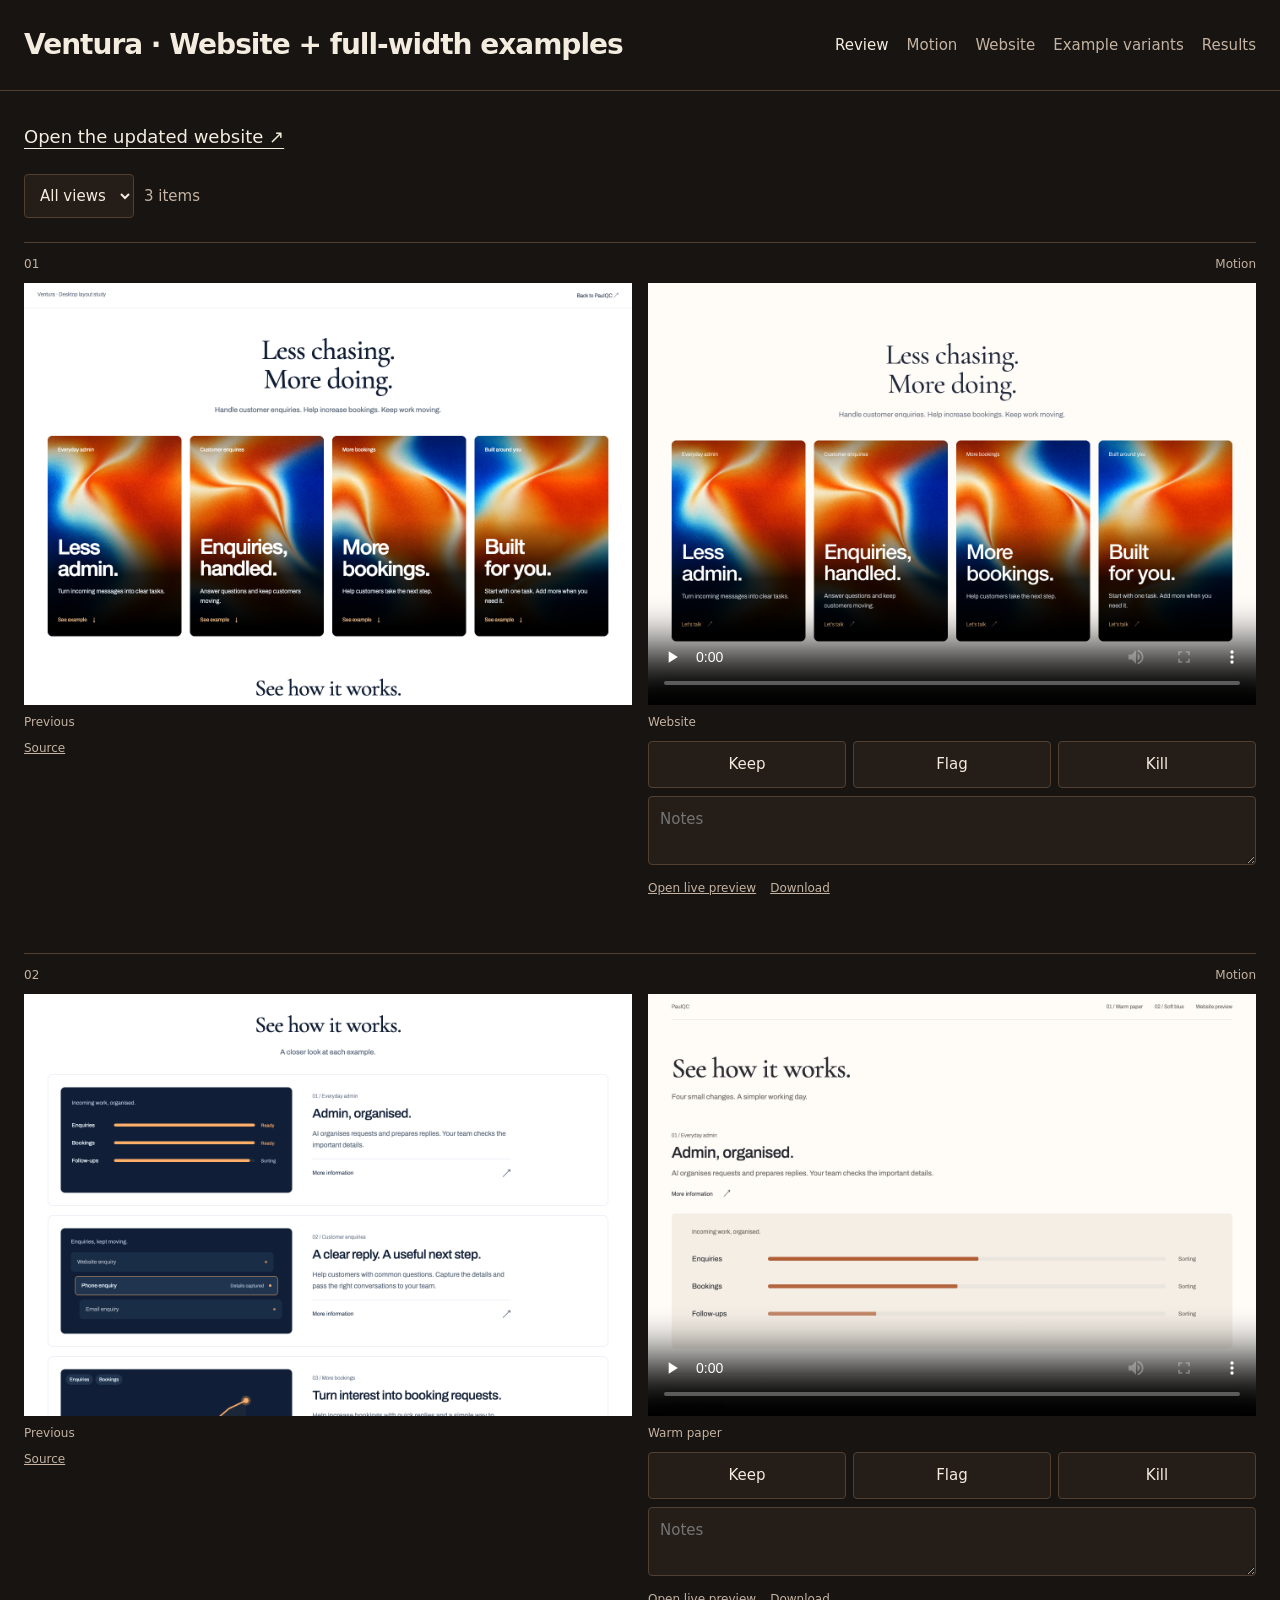
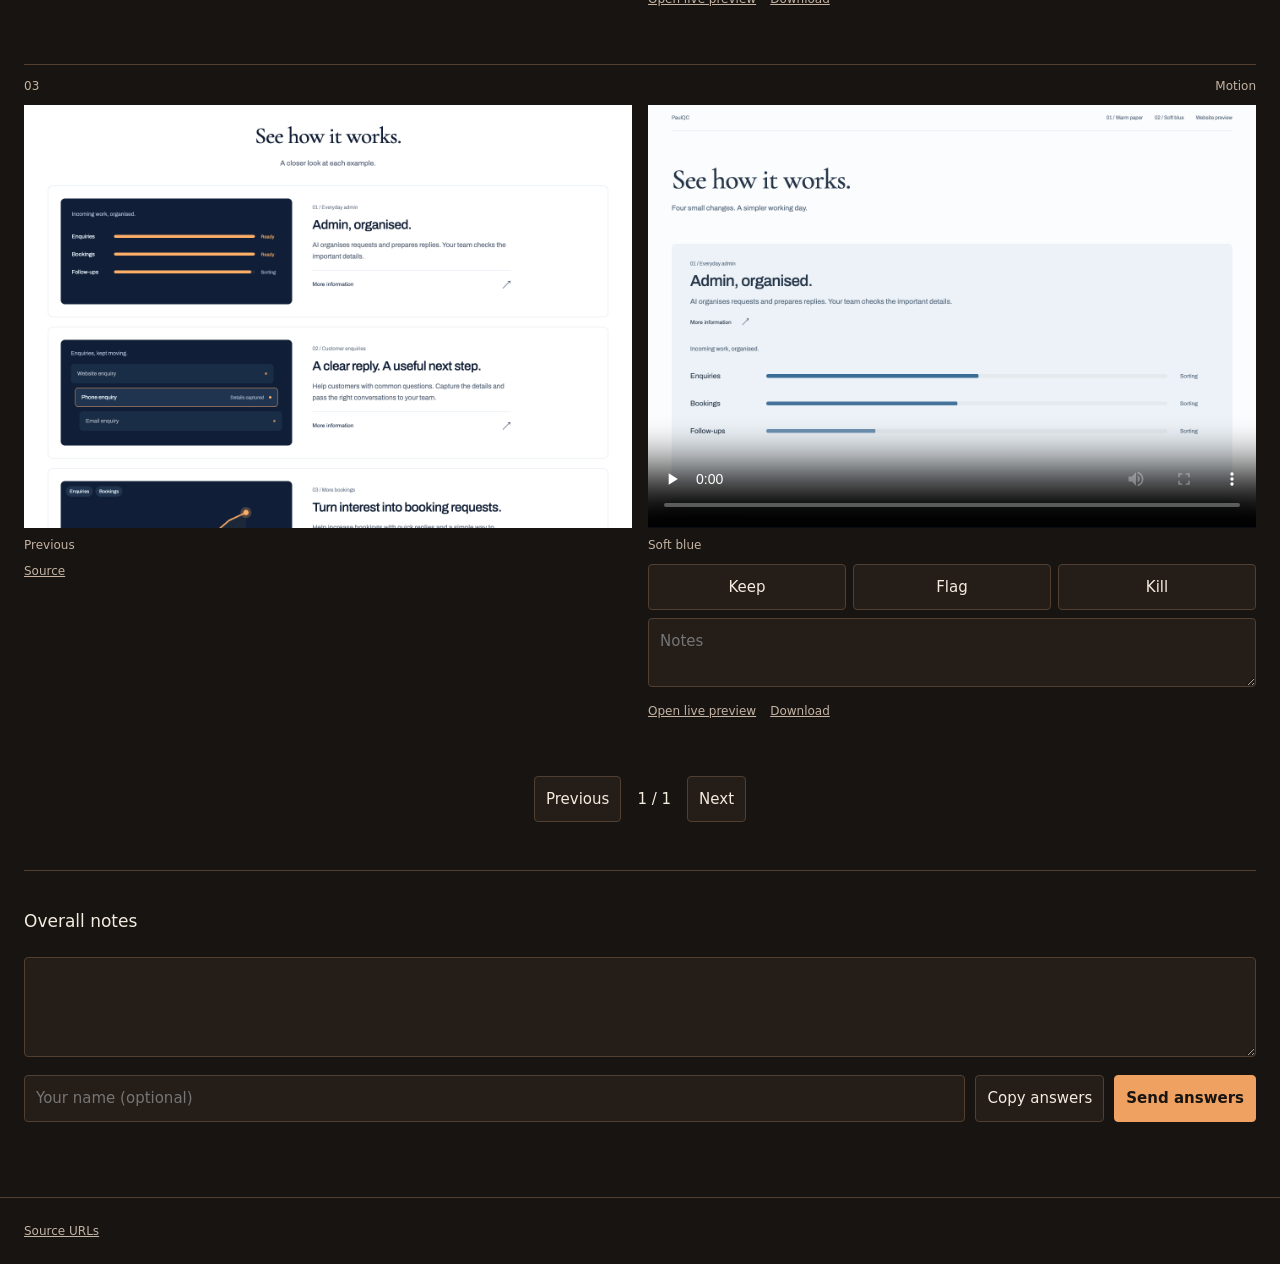
<file: index.html>
<!doctype html><html lang="en"><head><meta charset="utf-8"><meta name="viewport" content="width=device-width,initial-scale=1"><meta name="robots" content="noindex,nofollow"><title>PaulQC</title><link rel="icon" href="favicon.svg"><link rel="stylesheet" href="style.css?v=full-width-08"></head><body><header><h1 id="title">PaulQC</h1><nav><a href="index.html" aria-current="page">Review</a><a href="index.html?view=motion">Motion</a><a href="preview/#everyday" target="_blank" rel="noopener">Website</a><a href="examples/?variant=warm">Example variants</a><a href="results.html">Results</a></nav></header><main><p class="preview-link"><a href="preview/#everyday">Open the updated website ↗</a></p><div class="toolbar"><select id="brand" aria-label="View"><option value="">All views</option></select><span id="count" class="muted"></span></div><div class="grid" id="items"></div><div class="pager"><button id="prev">Previous</button><span id="page"></span><button id="next">Next</button></div><section class="submit"><h2>Overall notes</h2><textarea id="overall" aria-label="Overall notes"></textarea><div class="send-row"><input id="name" aria-label="Your name (optional)" placeholder="Your name (optional)"><button id="copy">Copy answers</button><button id="send">Send answers</button></div><p id="status" class="status" role="status"></p><textarea id="copy-fallback" hidden readonly aria-label="Copy these answers"></textarea></section></main><footer><a href="sources.csv" download>Source URLs</a></footer><script src="config.js"></script><script src="app.js?v=full-width-08"></script></body></html>
</file>
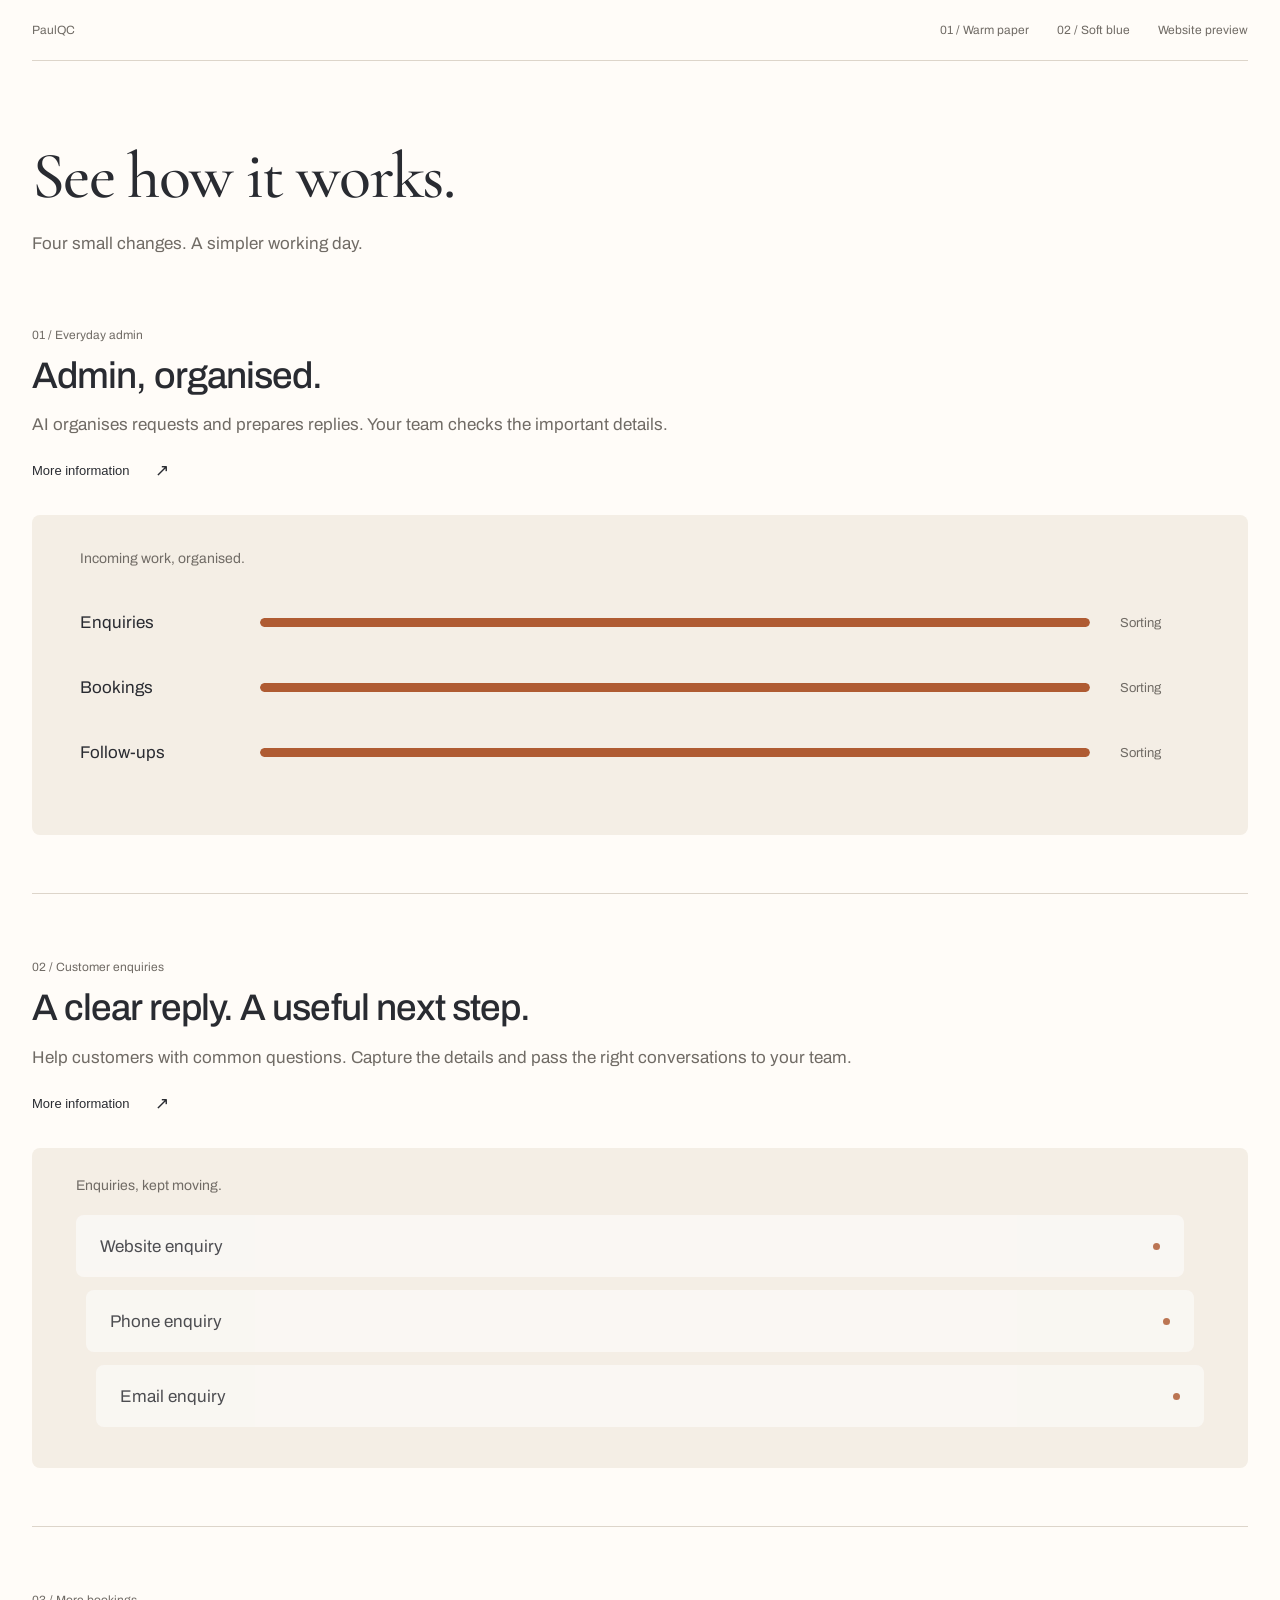
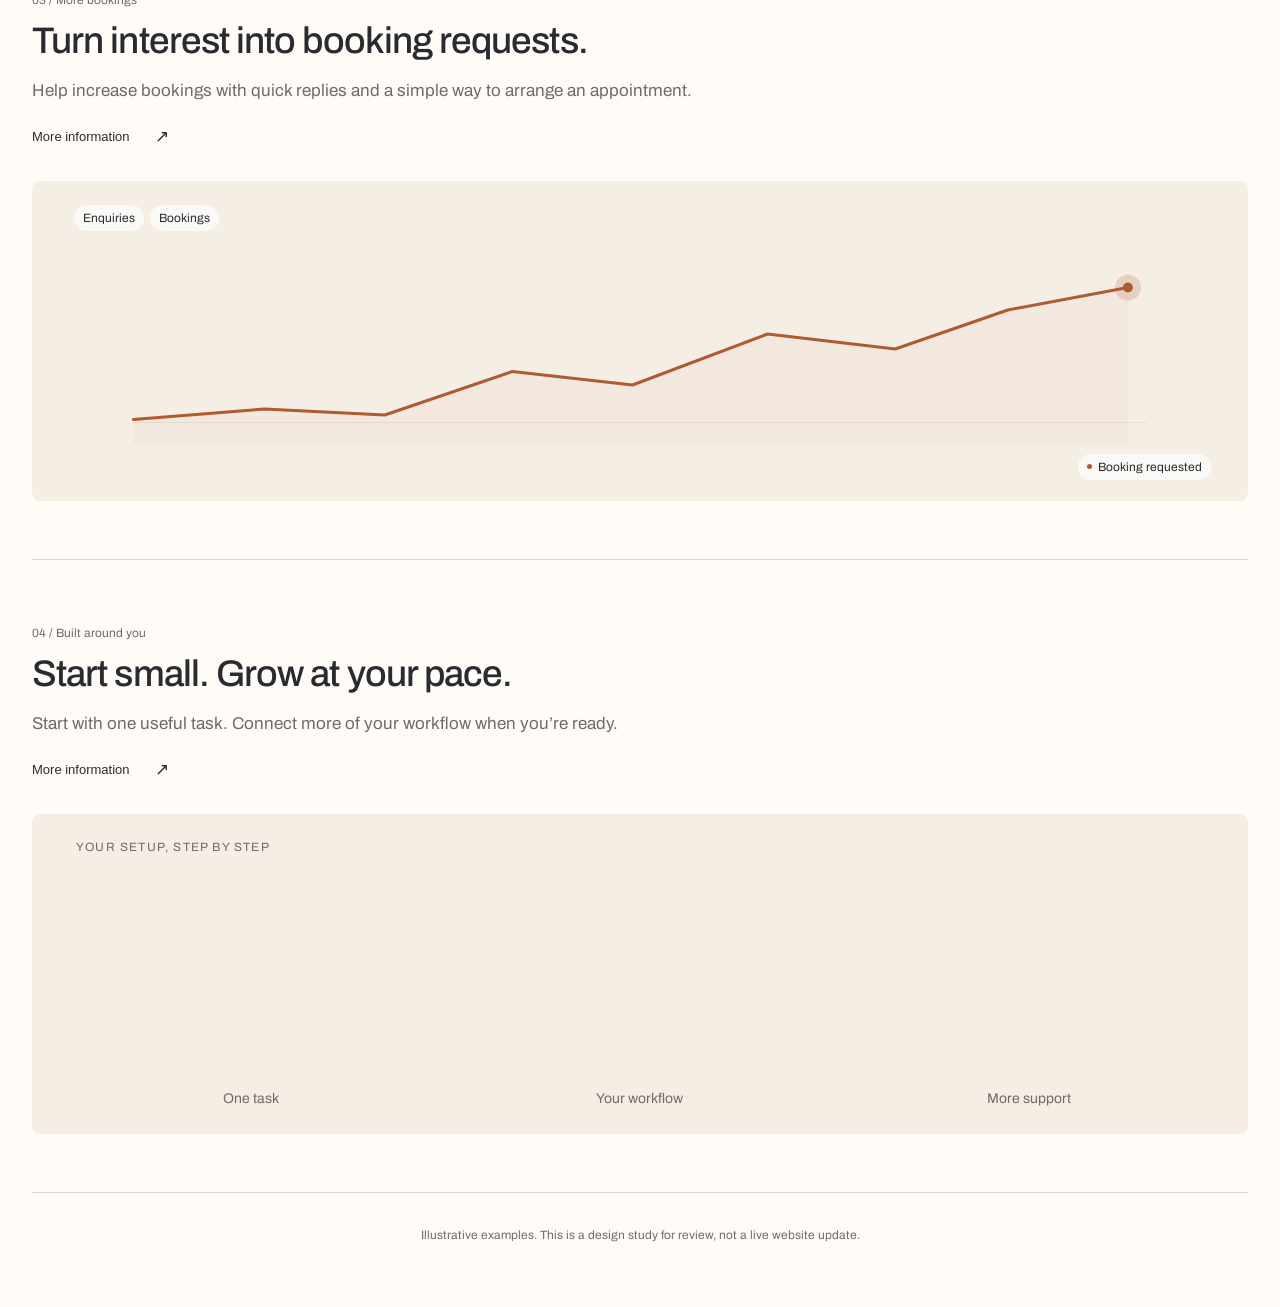
<file: examples/index.html>
<!doctype html><html lang="en-GB"><head><meta charset="utf-8"><meta name="viewport" content="width=device-width,initial-scale=1"><meta name="robots" content="noindex,nofollow"><title>Ventura · Full-width examples</title><link rel="icon" href="../favicon.svg"><link href="https://fonts.googleapis.com/css2?family=Archivo:wght@400;500;600&family=Cormorant+Garamond:wght@400;500&display=swap" rel="stylesheet"><link rel="stylesheet" href="flows.css"><link rel="stylesheet" href="mockup.css"><link rel="stylesheet" href="full-width.css"><script src="details.js" defer></script><script src="variants.js" defer></script></head><body><header class="review-nav"><a href="../">PaulQC</a><nav><a data-variant="warm" href="?variant=warm">01 / Warm paper</a><a data-variant="blue" href="?variant=blue">02 / Soft blue</a><a href="../preview/#everyday">Website preview</a></nav></header><main><section class="examples-section wrap" id="examples"><div class="heading examples-heading"><h2>See how it works.</h2><p>Four small changes. A simpler working day.</p></div><div class="example-rows"><article class="example-row" id="example-1"><div class="example-copy"><p class="row-label">01 / Everyday admin</p><h3>Admin, organised.</h3><p>AI organises requests and prepares replies. Your team checks the important details.</p><button class="flow-details-toggle" aria-expanded="false" aria-controls="flow-detail-0">More information <span>↗</span></button><div class="flow-details" id="flow-detail-0" hidden><p>We agree the tools, steps and checks with you before building your setup.</p></div></div><div class="diagram" aria-hidden="true"><div class="flow-art flow-admin"><div class="sorting-panel"><p class="sorting-heading">Incoming work, organised.</p><div class="sorting-row" style="--delay:0.0s"><span class="sorting-label">Enquiries</span><div class="sorting-track"><span class="sorting-fill"></span></div><div class="sorting-status"><span class="sorting-wait">Sorting</span><span class="sorting-ready">Ready</span></div></div><div class="sorting-row" style="--delay:0.45s"><span class="sorting-label">Bookings</span><div class="sorting-track"><span class="sorting-fill"></span></div><div class="sorting-status"><span class="sorting-wait">Sorting</span><span class="sorting-ready">Ready</span></div></div><div class="sorting-row" style="--delay:0.9s"><span class="sorting-label">Follow-ups</span><div class="sorting-track"><span class="sorting-fill"></span></div><div class="sorting-status"><span class="sorting-wait">Sorting</span><span class="sorting-ready">Ready</span></div></div></div></div></div></article><article class="example-row" id="example-2"><div class="example-copy"><p class="row-label">02 / Customer enquiries</p><h3>A clear reply. A useful next step.</h3><p>Help customers with common questions. Capture the details and pass the right conversations to your team.</p><button class="flow-details-toggle" aria-expanded="false" aria-controls="flow-detail-1">More information <span>↗</span></button><div class="flow-details" id="flow-detail-1" hidden><p>We agree the tools, steps and checks with you before building your setup.</p></div></div><div class="diagram" aria-hidden="true"><div class="flow-art flow-enquiry"><div class="enquiry-stack"><p class="enquiry-heading">Enquiries, kept moving.</p><div class="enquiry-row" style="--offset:0px;--phase:0s"><span class="enquiry-outline"></span><span class="enquiry-channel">Website enquiry</span><span class="enquiry-step">Reply prepared</span><span class="enquiry-dot"></span></div><div class="enquiry-row" style="--offset:10px;--phase:-4.4s"><span class="enquiry-outline"></span><span class="enquiry-channel">Phone enquiry</span><span class="enquiry-step">Details captured</span><span class="enquiry-dot"></span></div><div class="enquiry-row" style="--offset:20px;--phase:-2.2s"><span class="enquiry-outline"></span><span class="enquiry-channel">Email enquiry</span><span class="enquiry-step">Follow-up ready</span><span class="enquiry-dot"></span></div></div></div></div></article><article class="example-row" id="example-3"><div class="example-copy"><p class="row-label">03 / More bookings</p><h3>Turn interest into booking requests.</h3><p>Help increase bookings with quick replies and a simple way to arrange an appointment.</p><button class="flow-details-toggle" aria-expanded="false" aria-controls="flow-detail-2">More information <span>↗</span></button><div class="flow-details" id="flow-detail-2" hidden><p>We agree the tools, steps and checks with you before building your setup.</p></div></div><div class="diagram" aria-hidden="true"><div class="flow-art flow-booking"><div class="flow-tags"><span class="flow-tag">Enquiries</span><span class="flow-tag">Bookings</span></div><svg class="booking-graph" viewBox="0 0 300 150" aria-hidden="true"><path class="graph-guide" d="M15 125H285"/><path class="graph-fill" d="M15 123L50 116L82 120L116 91L148 100L184 66L218 76L248 50L280 35V140H15Z"/><path class="graph-line" pathLength="1" d="M15 123L50 116L82 120L116 91L148 100L184 66L218 76L248 50L280 35"/><circle class="graph-halo" cx="280" cy="35" r="13"/><circle class="graph-dot" cx="280" cy="35" r="5"/></svg><span class="flow-status"><b></b>Booking requested</span></div></div></article><article class="example-row" id="example-4"><div class="example-copy"><p class="row-label">04 / Built around you</p><h3>Start small. Grow at your pace.</h3><p>Start with one useful task. Connect more of your workflow when you’re ready.</p><button class="flow-details-toggle" aria-expanded="false" aria-controls="flow-detail-3">More information <span>↗</span></button><div class="flow-details" id="flow-detail-3" hidden><p>We agree the tools, steps and checks with you before building your setup.</p></div></div><div class="diagram" aria-hidden="true"><div class="flow-art flow-growth"><p class="setup-caption">YOUR SETUP, STEP BY STEP</p><div class="setup-chart"><div class="setup-stage" style="--height:40px;--delay:0.0s"><div class="setup-column"><span class="setup-number">01</span><span class="setup-fill"></span></div><span class="setup-label">One task</span></div><div class="setup-stage" style="--height:78px;--delay:0.65s"><div class="setup-column"><span class="setup-number">02</span><span class="setup-fill"></span></div><span class="setup-label">Your workflow</span></div><div class="setup-stage" style="--height:122px;--delay:1.3s"><div class="setup-column"><span class="setup-number">03</span><span class="setup-fill"></span></div><span class="setup-label">More support</span></div></div></div></div></article></div><p class="study-note">Illustrative examples. This is a design study for review, not a live website update.</p></section></main></body></html>
</file>
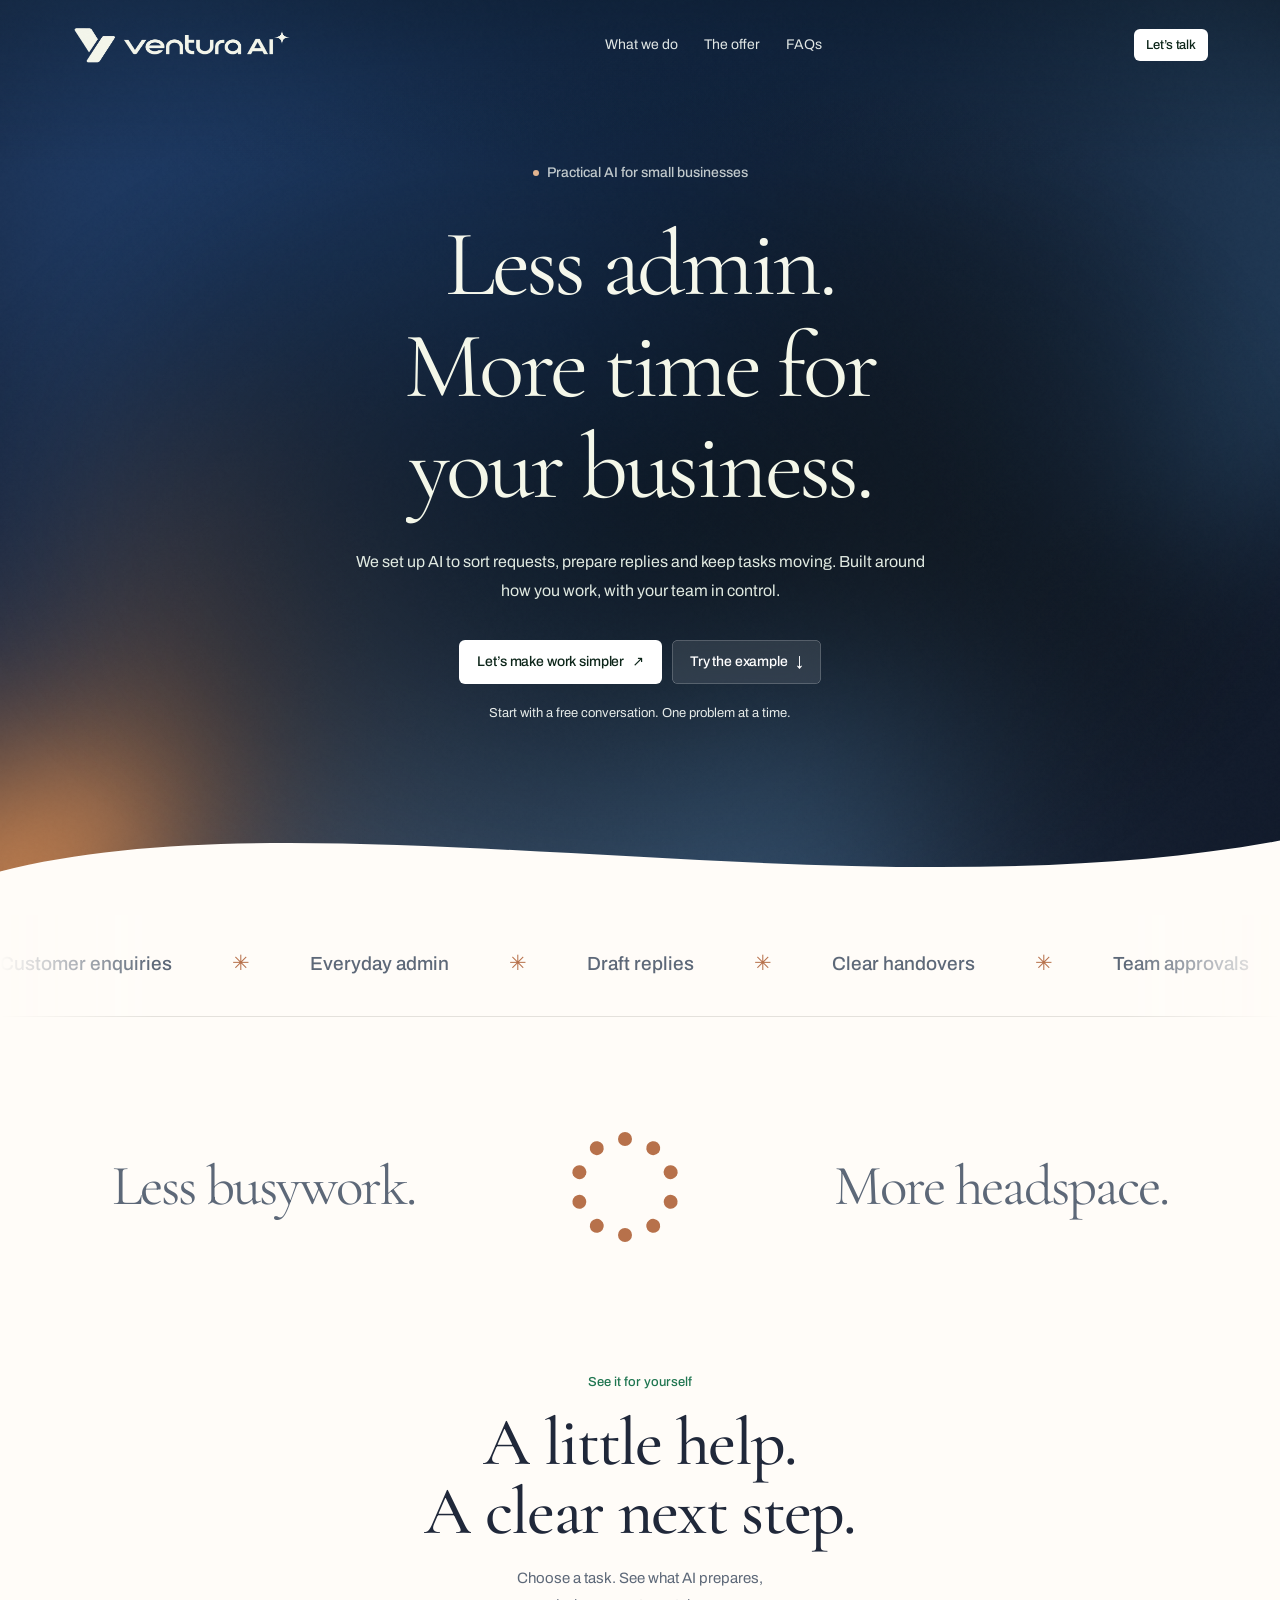
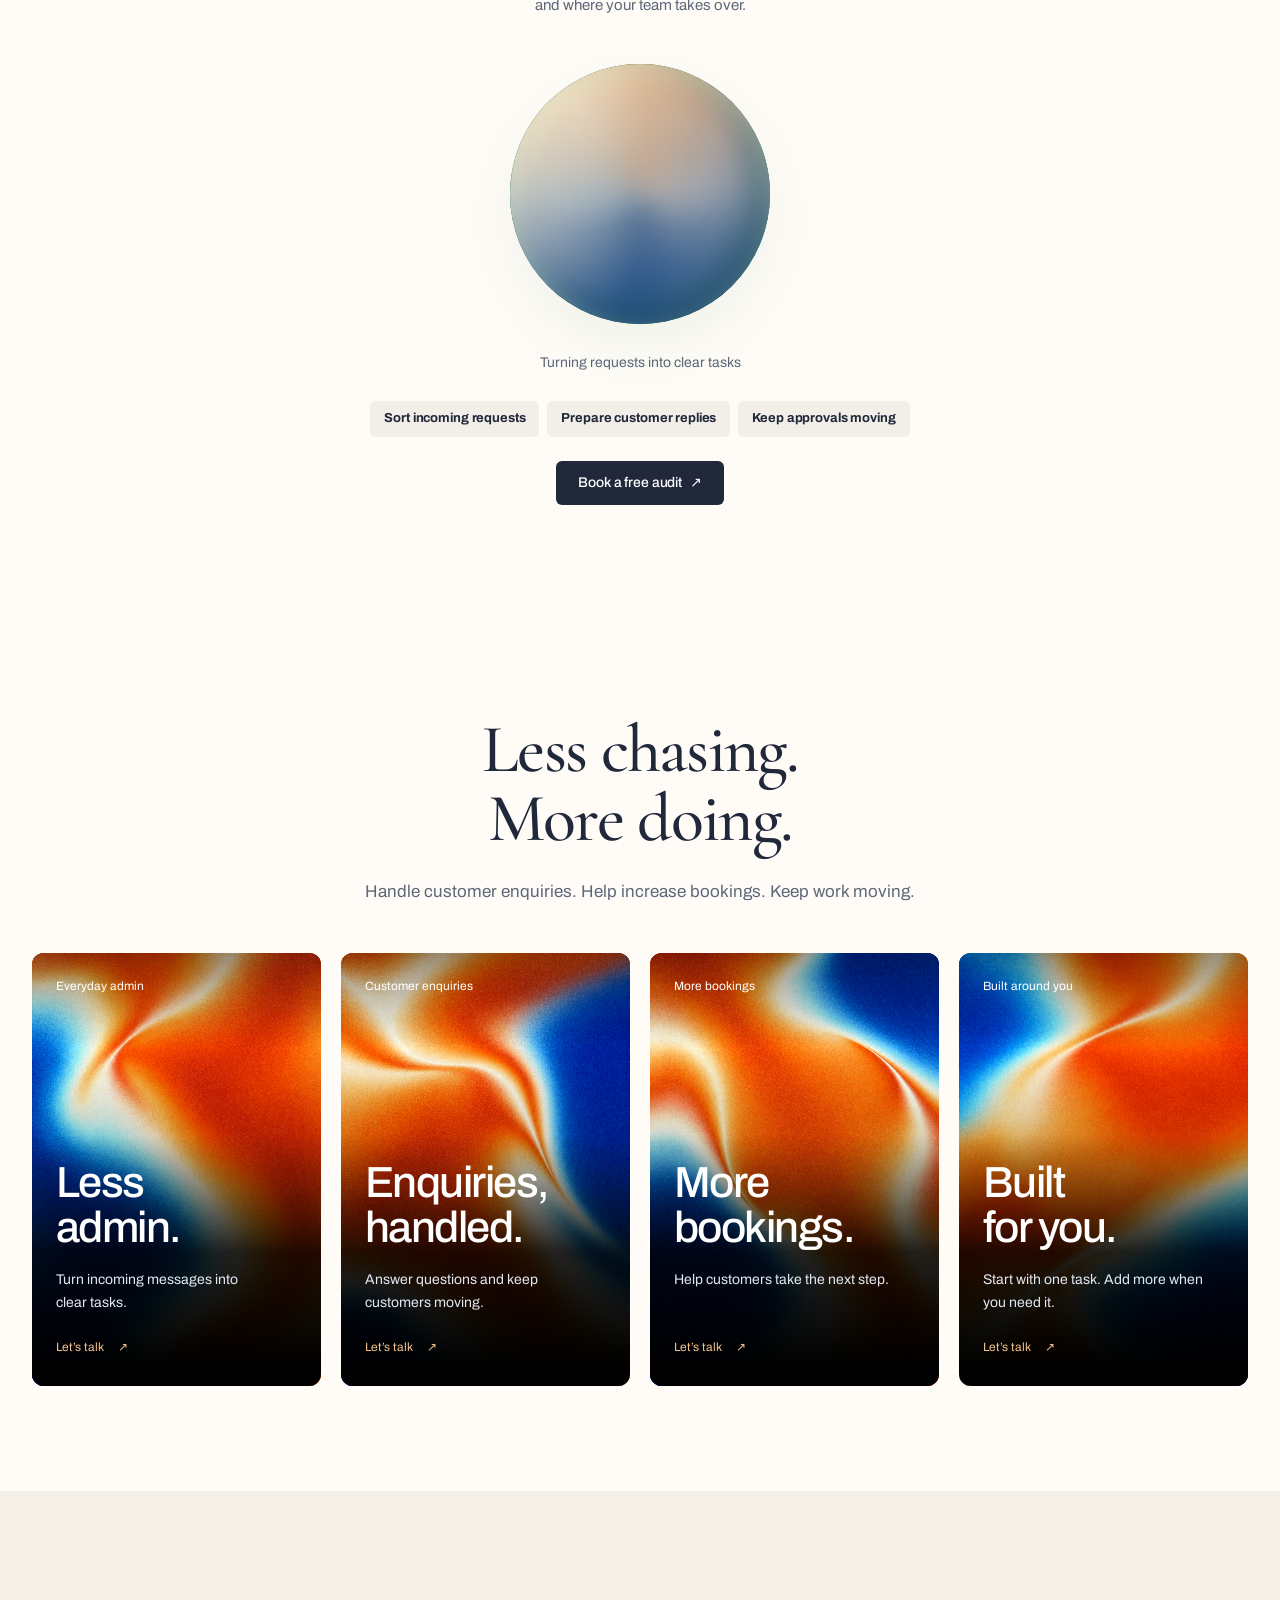
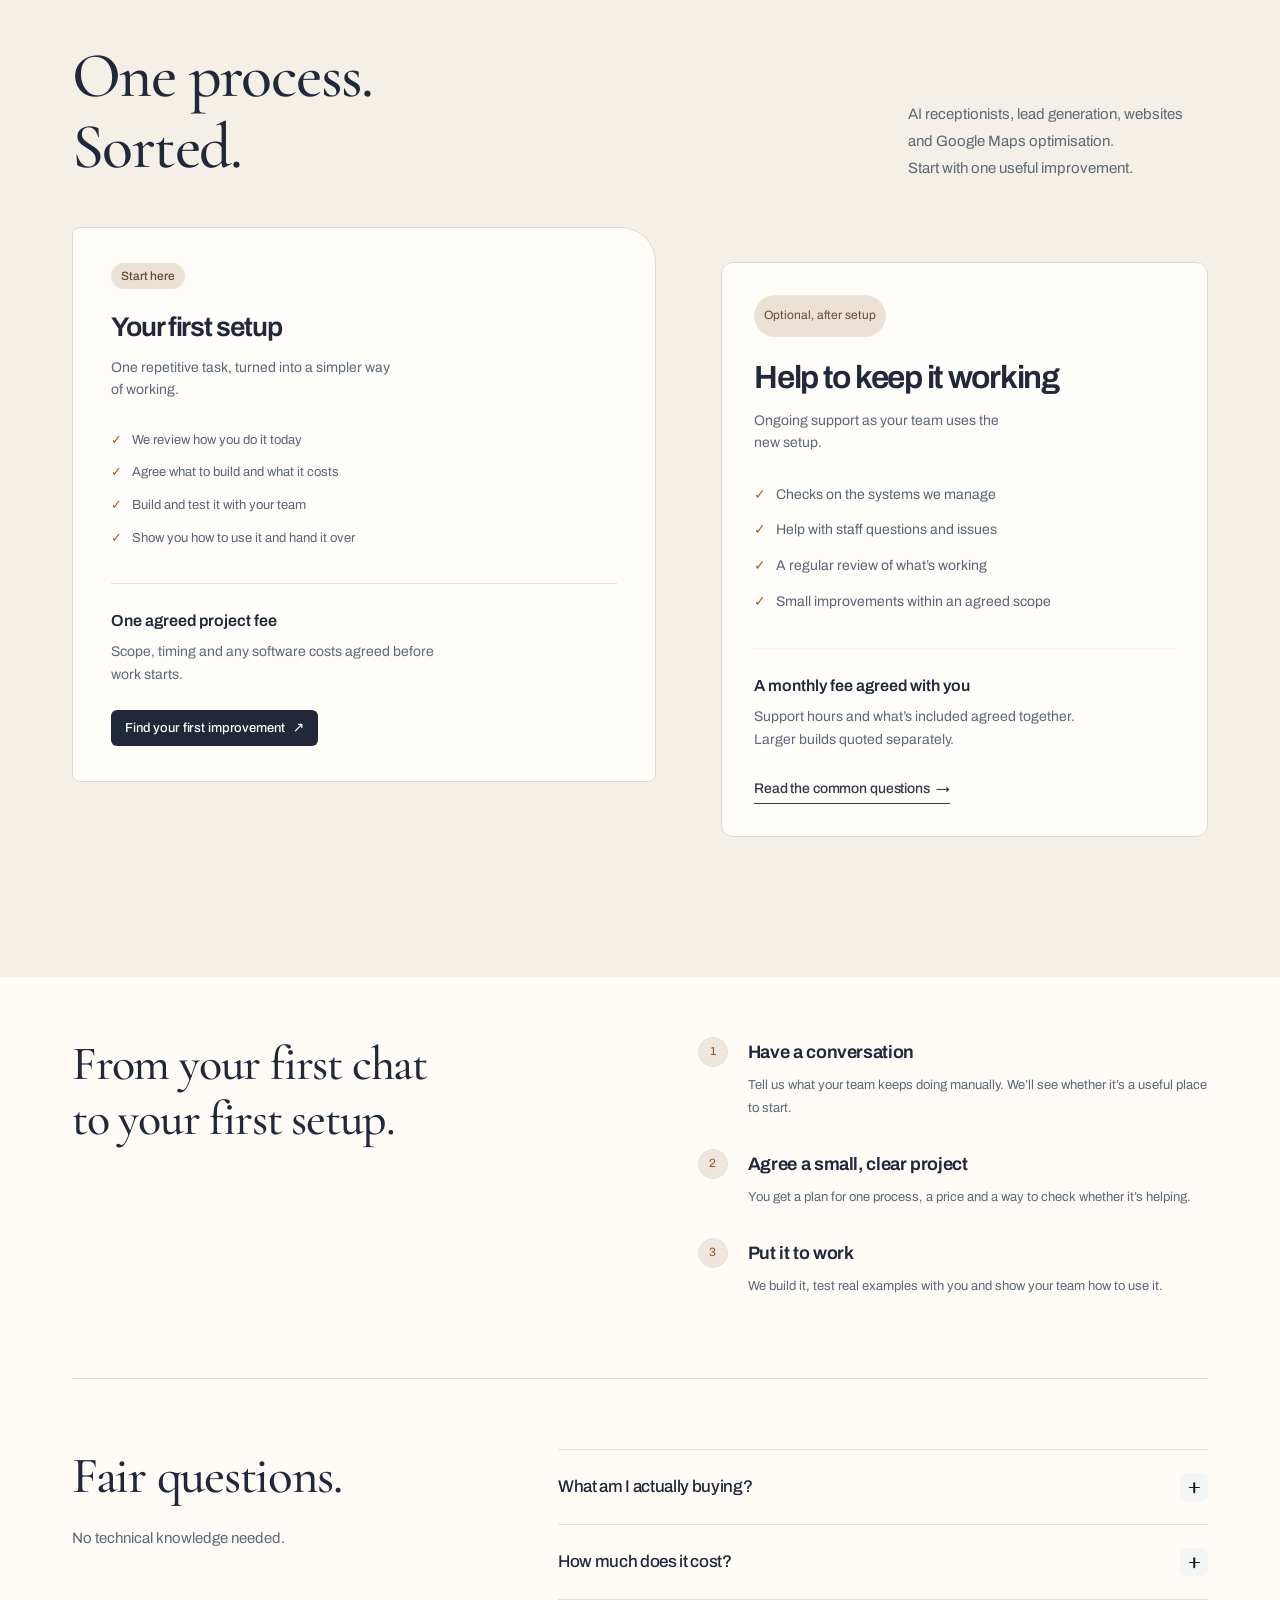
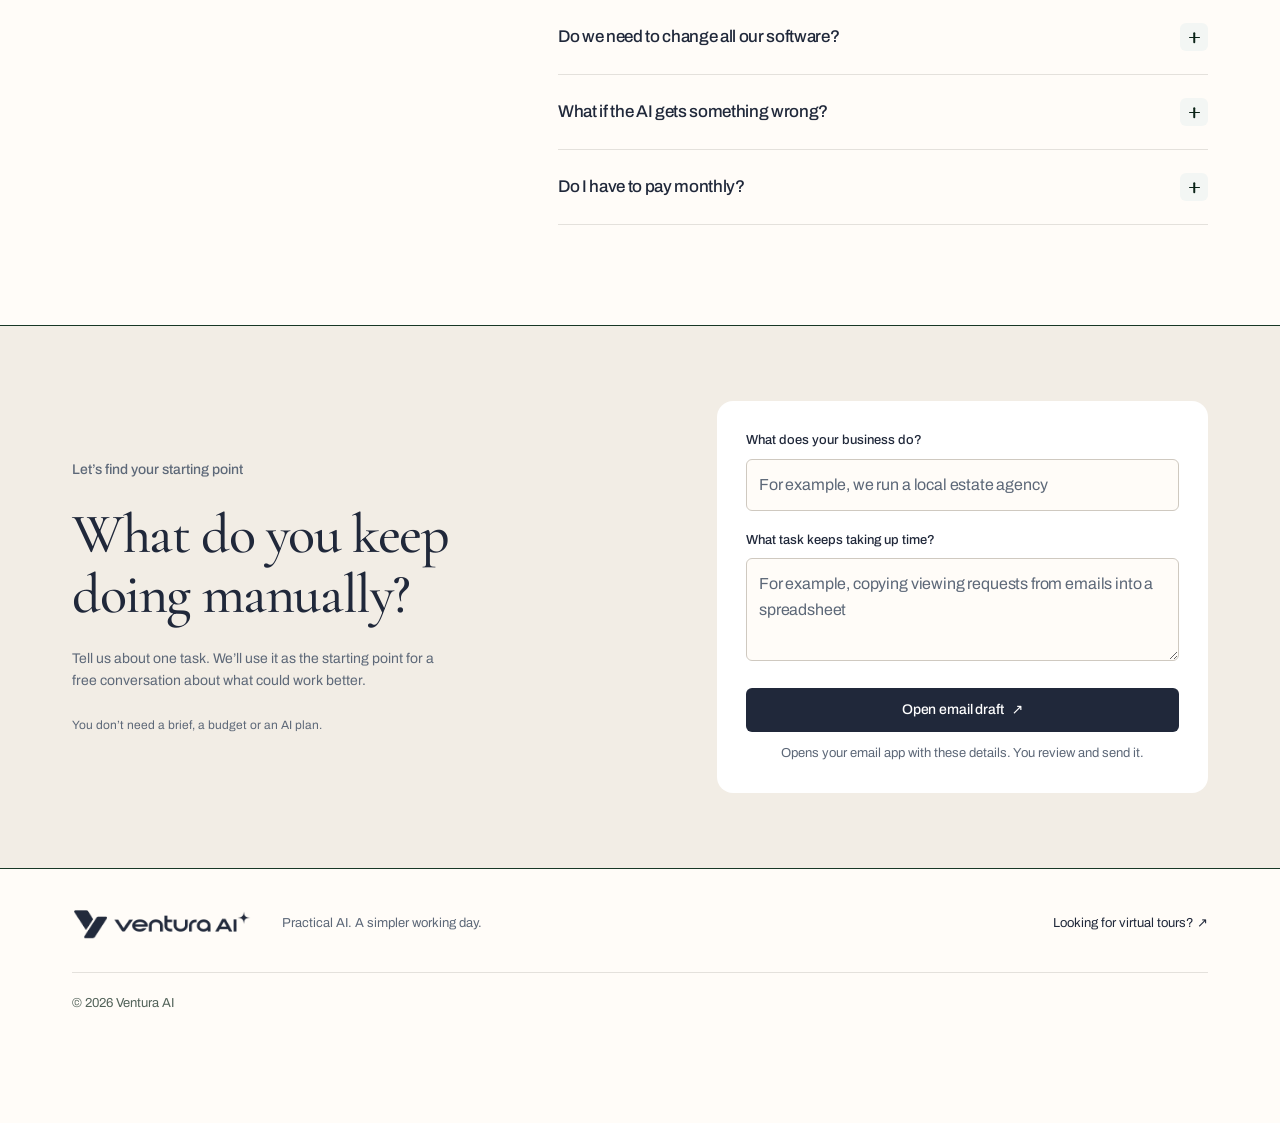
<file: preview/index.html>
<!doctype html>
<html lang="en-GB">
<head><meta name="robots" content="noindex,nofollow">
  <meta charset="utf-8"><meta name="viewport" content="width=device-width, initial-scale=1">
  <title>Ventura AI | Less admin. More time for your business.</title>
  <meta name="description" content="We set up practical AI systems to help small businesses handle repetitive admin. Start with one process, with clear pricing and support agreed before we build.">
  <meta name="theme-color" content="#0c261a">
  <link rel="icon" href="ventura-ai/assets/ventura-ai-icon.svg?v=2" type="image/svg+xml">
  <link rel="preconnect" href="https://fonts.googleapis.com"><link rel="preconnect" href="https://fonts.gstatic.com" crossorigin>
  <link href="https://fonts.googleapis.com/css2?family=Archivo:wght@400;450;500;600;650;700;750;800&family=Cormorant+Garamond:wght@400;500;600&display=swap" rel="stylesheet">
  <link rel="stylesheet" href="ventura-ai/css/style.css"><link rel="stylesheet" href="ventura-ai/css/refinements.css"><link rel="stylesheet" href="ventura-ai/css/studio.css"><link rel="stylesheet" href="ventura-ai/css/studio-motion.css"><link rel="stylesheet" href="ventura-ai/css/immersive.css"><script src="ventura-ai/js/main.js?v=20260926-disclosure" defer></script>
<link rel="stylesheet" href="ventura-ai/css/refined-controls.css"><link rel="stylesheet" href="ventura-ai/css/controls.css"><link rel="stylesheet" href="ventura-ai/css/hero-gradient.css?v=20260926-readable"><script src="ventura-ai/js/hero-gradient.js?v=20260926-readable" defer></script><link rel="stylesheet" href="ventura-ai/css/orb-pointer.css?v=20260926"><script src="ventura-ai/js/orb-pointer.js?v=20260926" defer></script><link rel="stylesheet" href="ventura-ai/css/example-disclosure.css?v=20260926-audit"><link rel="stylesheet" href="ventura-ai/css/benefit-cards.css?v=20260926"><script src="ventura-ai/js/benefit-cards.js?v=20260926" defer></script><link rel="stylesheet" href="ventura-ai/css/card-patterns.css"><link rel="stylesheet" href="approved-cards.css"><link rel="stylesheet" href="polish.css"></head>
<body data-design="sweep" data-surface="immersive" data-finish="dots" data-gradient="warm">
<a class="skip" href="#main">Skip to content</a>
<header class="header wrap">
  <a class="brand ai-brand" href="#top" aria-label="Ventura AI home"><svg viewBox="165 235 1740 290" aria-hidden="true"><defs><mask id="wordmark-0" maskUnits="userSpaceOnUse" x="0" y="0" width="2056" height="765" style="mask-type:luminance"><image href="ventura-ai/assets/ventura-ai-logo.png" width="2056" height="765"/></mask></defs><rect width="2056" height="765" fill="currentColor" mask="url(#wordmark-0)"/></svg></a>
  <nav aria-label="Main navigation"><a href="#examples">What we do</a><a href="#offer">The offer</a><a href="#questions">FAQs</a></nav>
  <a class="button small" href="#contact">Let’s talk <span aria-hidden="true">↗</span></a>
</header>
<div class="mobile-jumps"><a href="#examples">Examples</a><a href="#offer">The offer</a><a href="#questions">FAQs</a></div>
<main id="main">
  <section class="hero" id="top">
    <div class="hero-wash" aria-hidden="true"><div class="emerald-field"><i></i><i></i><i></i></div><svg class="sweep-edge" viewBox="0 0 1440 140" preserveAspectRatio="none"><path d="M0 75 C360 -45 960 145 1440 30 V140 H0 Z"/></svg></div>
    <div class="wrap hero-copy">
      <p class="eyebrow"><span class="dot"></span> Practical AI for small businesses</p>
      <h1>Less admin.<br><span>More time for your business.</span></h1>
      <p class="intro">We set up AI to sort requests, prepare replies and keep tasks moving. Built around how you work, with your team in control.</p>
      <div class="actions"><a class="button" href="#contact">Let’s make work simpler <span aria-hidden="true">↗</span></a><a class="button secondary" href="#examples">Try the example <span aria-hidden="true">↓</span></a></div>
      <p class="micro">Start with a free conversation. One problem at a time.</p>
    </div>
  </section>
<div class="task-marquee" aria-label="Customer enquiries, everyday admin, draft replies, clear handovers and team approvals"><div class="marquee-track" aria-hidden="true"><div><span>Customer enquiries<b aria-hidden="true">✳</b></span><span>Everyday admin<b aria-hidden="true">✳</b></span><span>Draft replies<b aria-hidden="true">✳</b></span><span>Clear handovers<b aria-hidden="true">✳</b></span><span>Team approvals<b aria-hidden="true">✳</b></span></div><div><span>Customer enquiries<b aria-hidden="true">✳</b></span><span>Everyday admin<b aria-hidden="true">✳</b></span><span>Draft replies<b aria-hidden="true">✳</b></span><span>Clear handovers<b aria-hidden="true">✳</b></span><span>Team approvals<b aria-hidden="true">✳</b></span></div></div></div>
<section class="motion-bridge processing-bridge wrap" id="breathing-room" aria-label="Less busywork. More headspace."><span class="bridge-left" aria-hidden="true">Less busywork.</span><div class="processing-ring" aria-hidden="true"><i style="--dot:0"></i><i style="--dot:1"></i><i style="--dot:2"></i><i style="--dot:3"></i><i style="--dot:4"></i><i style="--dot:5"></i><i style="--dot:6"></i><i style="--dot:7"></i><i style="--dot:8"></i><i style="--dot:9"></i></div><span class="bridge-right" aria-hidden="true">More headspace.</span></section>
<section class="orb-demo" id="examples"><div class="wrap"><div class="demo-intro"><p>See it for yourself</p><h2>A little help.<br>A clear next step.</h2><p>Choose a task. See what AI prepares,<br>and where your team takes over.</p></div><div class="orb-stage"><div class="liquid-orb" aria-hidden="true"><div class="orb-mist"></div><div class="orb-lustre"></div></div><span class="orb-status" id="orb-status">Turning requests into clear tasks</span></div><div class="case-tabs" role="tablist" aria-label="Example tasks" aria-orientation="horizontal">
            <button role="tab" id="tab-admin" aria-selected="false" aria-controls="example-panel" data-case="admin"><span>Sort incoming requests</span></button>
            <button role="tab" id="tab-enquiries" aria-selected="false" aria-controls="example-panel" tabindex="-1" data-case="enquiries"><span>Prepare customer replies</span></button>
            <button role="tab" id="tab-approvals" aria-selected="false" aria-controls="example-panel" tabindex="-1" data-case="approvals"><span>Keep approvals moving</span></button>
          </div><div class="example-audit"><a class="button" href="#contact">Book a free audit <span aria-hidden="true">↗</span></a></div></div>    <div class="demo-wrap wrap" id="example-detail" hidden>
      
      <div class="demo">

        <div class="demo-main" id="example-panel" role="tabpanel" aria-labelledby="tab-admin" tabindex="0">
          <div class="demo-top"><strong id="demo-title">From inbox to a clear next step</strong><span class="example-label">Sample data</span></div>
          <div class="demo-body">
            <div class="request"><span class="avatar" aria-hidden="true"><svg viewBox="0 0 24 24" fill="none" stroke="currentColor" stroke-width="1.3" aria-hidden="true"><path d="M3 5h18v14H3zM3 6l9 7 9-7"/></svg></span><div><span class="message-label" id="request-label">Incoming request</span><p id="request-text">“Could you update our opening hours on the website? We’ll close at 4pm this Friday.”</p></div></div>
            <div class="system-result"><div class="result-title"><span class="ventura-icon" aria-hidden="true"><svg viewBox="0 0 100 100"><path d="M18 20H38L53 43 38 65ZM62 35H82L51 80H30Z" fill="currentColor"/></svg></span><strong id="result-heading">The details, organised for you</strong><span class="status" id="result-status">Ready to check</span></div>
              <dl class="detail-grid"><div><dt id="field-label-0">Task</dt><dd id="field-value-0">Update website opening hours</dd></div><div><dt id="field-label-1">Change</dt><dd id="field-value-1">Close at 4pm this Friday</dd></div><div><dt id="field-label-2">Needs checking</dt><dd id="field-value-2">Which date does “this Friday” mean?</dd></div></dl>
              <div class="check-note" id="check-note">You confirm the date before anything is changed.</div>
            </div>
            <div class="demo-bottom"><p id="demo-outcome" aria-live="polite">No digging through the email. The task and the missing detail are in one place.</p><button class="demo-button" id="demo-next" type="button">See the next step <span aria-hidden="true">→</span></button></div>
          </div>
          <ol class="progress" aria-label="Example stages"><li class="done">Request arrives</li><li class="active" aria-current="step">AI prepares</li><li>Your team checks</li><li>Task is ready</li></ol>
        </div>
      </div>
      <p class="demo-disclaimer">An illustration of a possible setup. This example does not connect to your tools or send anything.</p>
    </div>
</section>


<section class="art-section benefits-section" id="everyday"><div class="heading"><h2 id="benefits-title">Less chasing.<br>More doing.</h2><p>Handle customer enquiries. Help increase bookings. Keep work moving.</p></div><div class="art-grid"><article class="art-card"><iframe class="card-art" src="../studies/?capture=1&study=01" title="Animated approved abstract art 1" tabindex="-1"></iframe><div class="card-shade" aria-hidden="true"></div><p class="card-label">Everyday admin</p><div class="card-copy"><h2>Less<br>admin.</h2><p>Turn incoming messages into clear tasks.</p><a href="#contact">Let’s talk <span>↗</span></a></div></article><article class="art-card"><iframe class="card-art" src="../studies/?capture=1&study=02" title="Animated approved abstract art 2" tabindex="-1"></iframe><div class="card-shade" aria-hidden="true"></div><p class="card-label">Customer enquiries</p><div class="card-copy"><h2>Enquiries,<br>handled.</h2><p>Answer questions and keep customers moving.</p><a href="#contact">Let’s talk <span>↗</span></a></div></article><article class="art-card"><iframe class="card-art" src="../studies/?capture=1&study=03" title="Animated approved abstract art 3" tabindex="-1"></iframe><div class="card-shade" aria-hidden="true"></div><p class="card-label">More bookings</p><div class="card-copy"><h2>More<br>bookings.</h2><p>Help customers take the next step.</p><a href="#contact">Let’s talk <span>↗</span></a></div></article><article class="art-card"><iframe class="card-art" src="../studies/?capture=1&study=04" title="Animated fourth abstract art variation" tabindex="-1"></iframe><div class="card-shade" aria-hidden="true"></div><p class="card-label">Built around you</p><div class="card-copy"><h2>Built<br>for you.</h2><p>Start with one task. Add more when you need it.</p><a href="#contact">Let’s talk <span>↗</span></a></div></article></div></section>
  <section class="offer-section" id="offer"><div class="offer-atmosphere" aria-hidden="true"><div class="emerald-field"><i></i><i></i><i></i></div><svg class="sweep-edge edge-top" viewBox="0 0 1440 100" preserveAspectRatio="none"><path d="M0 0 H1440 V12 C990 82 510 135 0 42 Z"/></svg><svg class="sweep-edge edge-bottom" viewBox="0 0 1440 100" preserveAspectRatio="none"><path d="M0 92 C510 8 1040 -22 1440 52 V100 H0 Z"/></svg></div><div class="wrap section">
    <div class="section-heading offer-heading"><h2>One process.<br><span>Sorted.</span></h2><p>AI receptionists, lead generation, websites and Google Maps optimisation.<br>Start with one useful improvement.</p></div>
    <div class="offer-grid">
      <article class="offer-card primary-offer"><span class="pill">Start here</span><h3>Your first setup</h3><p class="offer-summary">One repetitive task, turned into a simpler way of working.</p><ul class="checklist"><li>We review how you do it today</li><li>Agree what to build and what it costs</li><li>Build and test it with your team</li><li>Show you how to use it and hand it over</li></ul><div class="offer-footer"><strong>One agreed project fee</strong><p>Scope, timing and any software costs agreed before work starts.</p><a class="button" href="#contact">Find your first improvement <span aria-hidden="true">↗</span></a></div></article>
      <article class="offer-card support-offer"><span class="pill quiet-pill">Optional, after setup</span><h3>Help to keep it working</h3><p class="offer-summary">Ongoing support as your team uses the new setup.</p><ul class="checklist"><li>Checks on the systems we manage</li><li>Help with staff questions and issues</li><li>A regular review of what’s working</li><li>Small improvements within an agreed scope</li></ul><div class="offer-footer"><strong>A monthly fee agreed with you</strong><p>Support hours and what’s included agreed together. Larger builds quoted separately.</p><a class="text-link" href="#questions">Read the common questions <span aria-hidden="true">→</span></a></div></article>
    </div>
  </div></section>
  <section class="process wrap section" id="how-it-works"><div class="section-heading"><h2>From your first chat<br>to your first setup.</h2></div><ol class="process-list"><li><span class="step-number">1</span><div><h3>Have a conversation</h3><p>Tell us what your team keeps doing manually. We’ll see whether it’s a useful place to start.</p></div></li><li><span class="step-number">2</span><div><h3>Agree a small, clear project</h3><p>You get a plan for one process, a price and a way to check whether it’s helping.</p></div></li><li><span class="step-number">3</span><div><h3>Put it to work</h3><p>We build it, test real examples with you and show your team how to use it.</p></div></li></ol></section>
  <section class="faq-section wrap section" id="questions"><div class="section-heading"><h2>Fair questions.</h2><p>No technical knowledge needed.</p></div><div class="faqs">
    <details><summary>What am I actually buying?<span aria-hidden="true">+</span></summary><p>A service to improve one agreed business process. That includes understanding the task, setting up the right tools, testing and showing your team how to use them. Any software subscriptions are explained separately.</p></details>
    <details><summary>How much does it cost?<span aria-hidden="true">+</span></summary><p>The first conversation is free. We then agree a price based on the process, the tools involved and the support you need. You see the scope and costs before committing to any paid work.</p></details>
    <details><summary>Do we need to change all our software?<span aria-hidden="true">+</span></summary><p>We start by looking at what you already use. Where suitable connections are available, we work with those tools. If you need something new, we explain why and what it costs first.</p></details>
    <details><summary>What if the AI gets something wrong?<span aria-hidden="true">+</span></summary><p>We agree where a person needs to check the result and what happens when information is missing. We test normal and awkward examples before handover. AI can make mistakes, so the checks are part of the setup.</p></details>
    <details><summary>Do I have to pay monthly?<span aria-hidden="true">+</span></summary><p>No. You can start with a standalone setup and handover. Ongoing support is optional and has its own agreed scope. Any third-party software may have separate recurring charges.</p></details>
  </div></section>
  <section class="contact-section" id="contact"><div class="wrap contact-layout">
    <div><p class="eyebrow">Let’s find your starting point</p><h2>What do you keep<br>doing manually?</h2><p>Tell us about one task. We’ll use it as the starting point for a free conversation about what could work better.</p><p class="contact-note">You don’t need a brief, a budget or an AI plan.</p></div>
    <form id="enquiry-form"><label for="business">What does your business do?</label><input id="business" name="business" placeholder="For example, we run a local estate agency" maxlength="160" required><label for="task">What task keeps taking up time?</label><textarea id="task" name="task" rows="3" placeholder="For example, copying viewing requests from emails into a spreadsheet" maxlength="1500" required></textarea><p id="form-error" role="alert" hidden></p><button class="button" type="submit">Open email draft <span aria-hidden="true">↗</span></button><p class="form-note">Opens your email app with these details. You review and send it.</p><div id="email-fallback" hidden><p>Draft ready. If your email app didn’t open, copy your enquiry and email it to <a href="mailto:hello@venturasolutions.co.uk">hello@venturasolutions.co.uk</a>.</p><button type="button" class="copy-button" id="copy-enquiry">Copy enquiry</button><p id="copy-status" role="status"></p></div></form>
  </div></section>
</main><a class="floating-demo" href="#examples"><span>Try the<br><strong>working example</strong></span><div class="liquid-orb" aria-hidden="true"><div class="orb-mist"></div><div class="orb-lustre"></div></div></a>
<footer class="footer wrap"><a class="brand ai-brand" href="#top" aria-label="Ventura AI home"><svg viewBox="165 235 1740 290" aria-hidden="true"><defs><mask id="wordmark-1" maskUnits="userSpaceOnUse" x="0" y="0" width="2056" height="765" style="mask-type:luminance"><image href="ventura-ai/assets/ventura-ai-logo.png" width="2056" height="765"/></mask></defs><rect width="2056" height="765" fill="currentColor" mask="url(#wordmark-1)"/></svg></a><p>Practical AI. A simpler working day.</p><a href="https://tours.venturasolutions.co.uk/">Looking for virtual tours? <span aria-hidden="true">↗</span></a><span class="copyright">© 2026 Ventura AI</span></footer>

<aside hidden class="design-picker" aria-label="Design comparison">
  <div class="design-picker-top"><span id="design-description" aria-live="polite">Sweep: a curved green return around the offer</span><a href="#offer">See lower section <span aria-hidden="true">↓</span></a></div>
  <div class="design-picker-controls"><div class="design-options" role="group" aria-label="Choose a design"><button type="button" data-option="sweep" aria-pressed="true">Sweep</button><button type="button" data-option="cove" aria-pressed="false">Cove</button><button type="button" data-option="ribbon" aria-pressed="false">Ribbon</button></div><button type="button" id="replay-intro">Replay intro <span aria-hidden="true">↻</span></button></div>
</aside>
<script src="ventura-ai/js/refinements.js?v=20260926-disclosure"></script><script src="ventura-ai/js/immersive.js?v=20260926-cards"></script>
<script src="cards-pointer.js"></script></body></html>
</file>
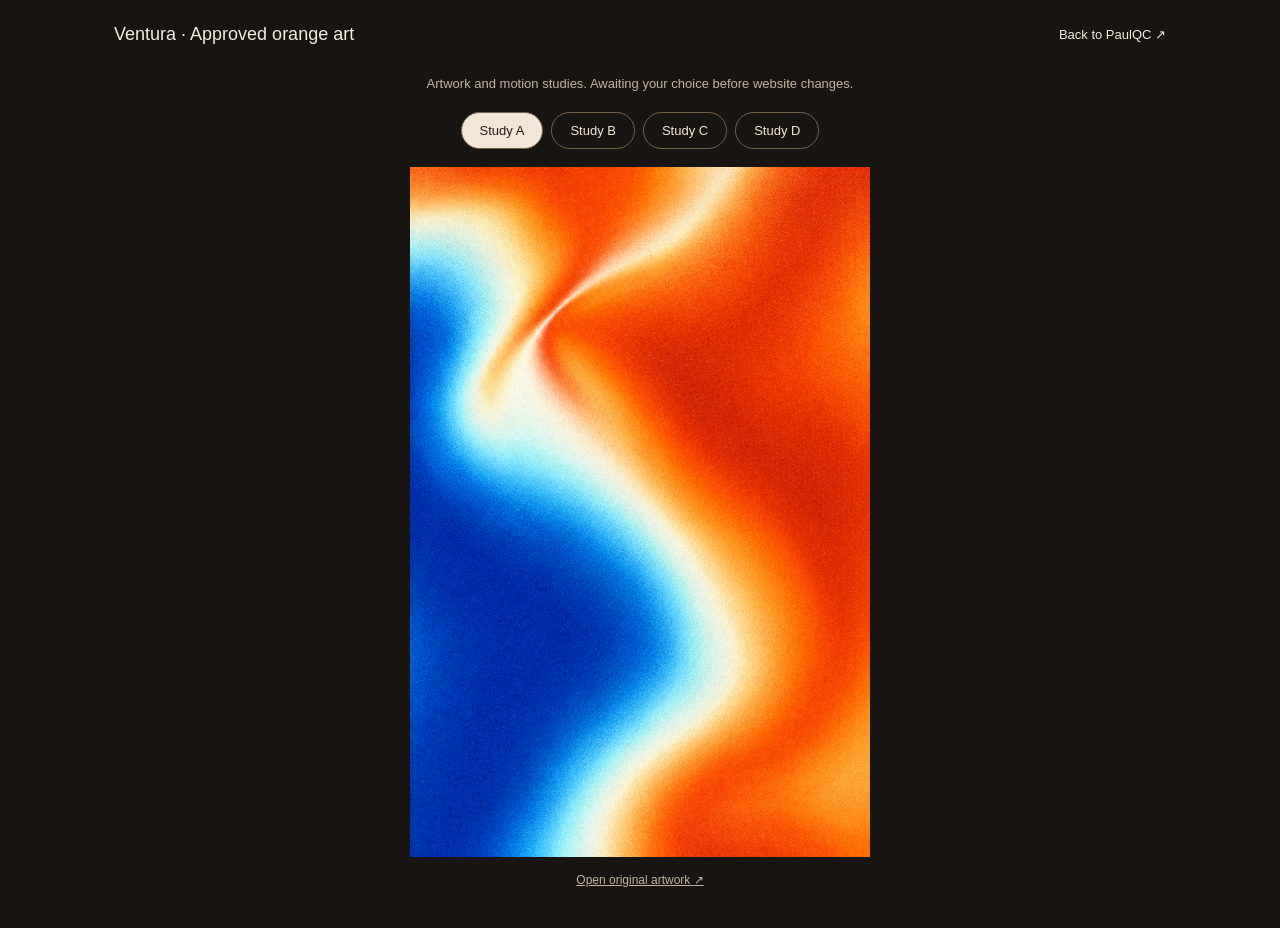
<file: studies/index.html>
<!doctype html><html lang="en-GB"><head><meta charset="utf-8"><meta name="viewport" content="width=device-width,initial-scale=1"><meta name="robots" content="noindex,nofollow"><title>Ventura · Approved orange art</title><link rel="icon" href="../favicon.svg"><style>*{box-sizing:border-box}body{margin:0;background:#171411;color:#f5ece0;font-family:Arial,sans-serif}header{max-width:1100px;margin:auto;padding:24px;display:flex;justify-content:space-between;align-items:center;gap:20px}h1{font-size:18px;font-weight:500;margin:0}a{color:inherit}header a{font-size:13px;text-decoration:none}main{padding:5px 24px 40px;text-align:center}p{font-size:13px;color:#c2b4a4;margin:0 0 18px;line-height:1.5}.choices{display:flex;justify-content:center;gap:8px;margin:18px 0}button{border:1px solid #76614d;background:transparent;color:#f3e8da;padding:10px 18px;border-radius:25px;font:inherit;font-size:13px;cursor:pointer}button[aria-pressed=true]{background:#f2e6d8;color:#281a10}button:focus-visible,a:focus-visible{outline:3px solid #ed995e;outline-offset:4px}.art{position:relative;width:min(460px,100%);aspect-ratio:2/3;margin:auto;overflow:hidden}canvas,img{position:absolute;inset:0;width:100%;height:100%;display:block}canvas{opacity:0}canvas[data-ready]{opacity:1}.capture header,.capture .choices,.capture p,.capture .asset-link{display:none}.capture main{padding:0}.capture .art{width:100vw;height:100vh;aspect-ratio:auto}.asset-link{display:inline-block;margin-top:16px;font-size:12px;color:#c2b4a4}</style></head><body><header><h1>Ventura · Approved orange art</h1><a href="../">Back to PaulQC ↗</a></header><main><p>Artwork and motion studies. Awaiting your choice before website changes.</p><div class="choices" role="group" aria-label="Choose an art study"><button data-study="01" aria-pressed="false">Study A</button><button data-study="02" aria-pressed="false">Study B</button><button data-study="03" aria-pressed="false">Study C</button><button data-study="04" aria-pressed="false">Study D</button></div><div class="art"><img id="still" alt="Orange, cream and cobalt abstract paint study"><canvas aria-label="Gently moving abstract paint study"></canvas></div><a class="asset-link" id="asset" target="_blank" rel="noopener">Open original artwork ↗</a></main><script src="motion.js"></script></body></html>
</file>
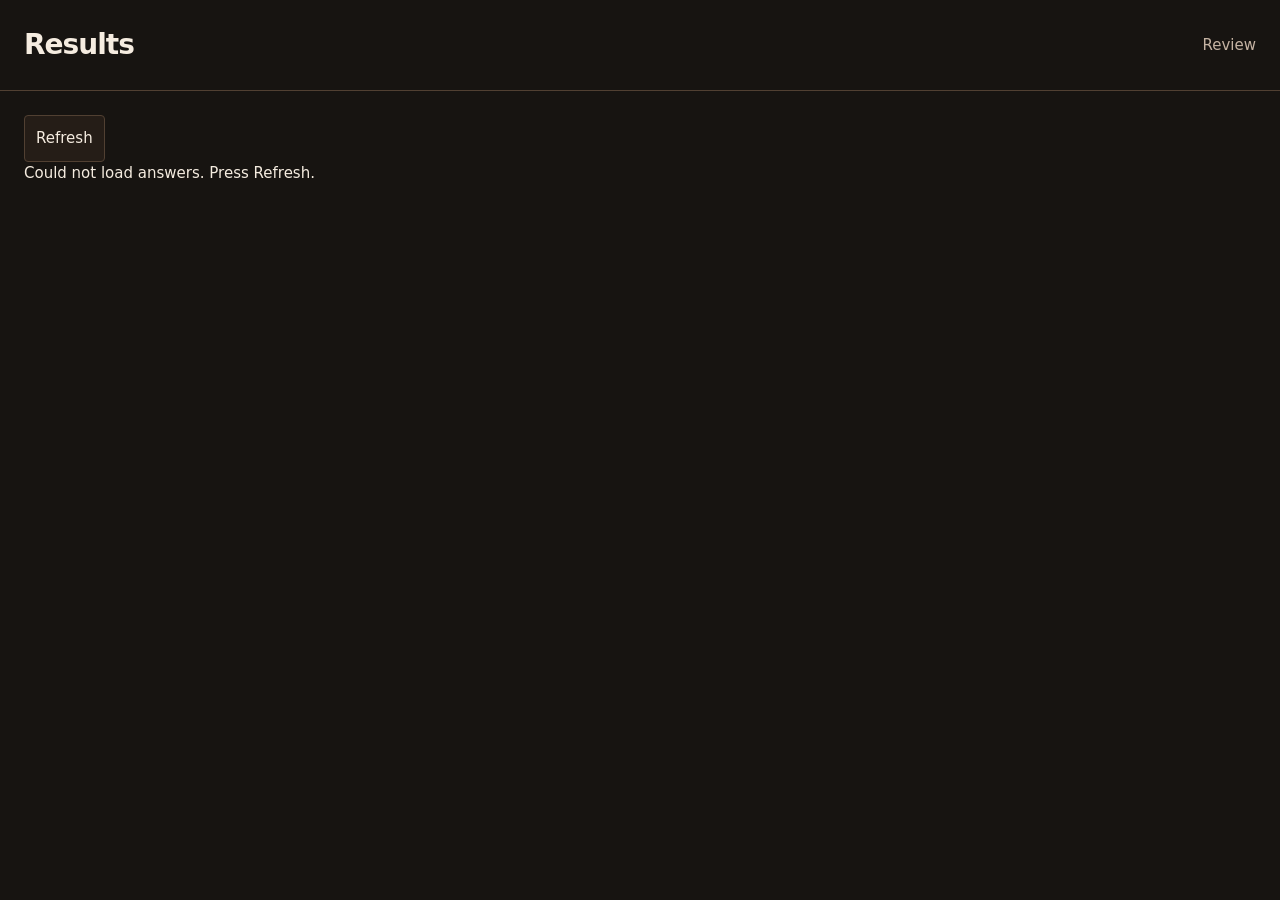
<file: results.html>
<!doctype html><html lang="en"><head><meta charset="utf-8"><meta name="viewport" content="width=device-width,initial-scale=1"><meta name="robots" content="noindex,nofollow"><title>PaulQC results</title><link rel="stylesheet" href="style.css?v=full-width-08"><link rel="icon" href="favicon.svg"></head><body><header><h1>Results</h1><nav><a href="index.html">Review</a></nav></header><main class="results"><button id="refresh">Refresh</button><div id="out" aria-live="polite">Loading…</div></main><script src="config.js"></script><script>
const esc=s=>String(s??'').replace(/[&<>"']/g,c=>({'&':'&amp;','<':'&lt;','>':'&gt;','"':'&quot;',"'":'&#39;'}[c]));
async function load(){try{let [r,m]=await Promise.all([fetch(CONFIG.store+'?t='+Date.now(),{cache:'no-store'}),fetch('manifest.json?v=full-width-08')]);if(!r.ok)throw Error();let data=await r.json(),manifest=await m.json(),ids=manifest.items.flatMap(i=>i.variants.filter(v=>!v.reference).map(v=>v.id));let subs=(data.submissions||[]).sort((a,b)=>new Date(b.ts)-new Date(a.ts));let totals=Object.fromEntries(ids.map(id=>[id,{K:0,F:0,X:0}]));let people=subs.map(s=>{let rows=ids.map(id=>{let n=(s.ids||[]).indexOf(id),v=n<0?'-':s.answers[n],note=s.notes?.[id]||'';if(note.trim()&&v!=='X')v='F';if(totals[id][v]!==undefined)totals[id][v]++;return '<tr><td>'+esc(id)+'</td><td>'+({K:'Keep',F:'Flag',X:'Kill'}[v]||'—')+'</td><td class="result-note">'+esc(note)+'</td></tr>'}).join('');return '<section class="person"><h2>'+esc(s.name)+'</h2><p class="muted">'+esc(new Date(s.ts).toLocaleString('en-GB'))+'</p><table><thead><tr><th>Item</th><th>Verdict</th><th>Notes</th></tr></thead><tbody>'+rows+'</tbody></table>'+(s.overall?'<p class="result-note">'+esc(s.overall)+'</p>':'')+'</section>'}).join('');document.querySelector('#out').innerHTML='<h2>Totals · '+subs.length+' people</h2><table><thead><tr><th>Item</th><th>Keep</th><th>Flag</th><th>Kill</th></tr></thead><tbody>'+ids.map(id=>'<tr><td>'+esc(id)+'</td><td>'+totals[id].K+'</td><td>'+totals[id].F+'</td><td>'+totals[id].X+'</td></tr>').join('')+'</tbody></table>'+people}catch(e){document.querySelector('#out').textContent='Could not load answers. Press Refresh.'}}
document.querySelector('#refresh').onclick=load;load();</script></body></html>
</file>
<file: style.css>
:root{--bg:#171411;--fg:#f5ece0;--panel:#251d17;--line:#514032;--mut:#c5b3a3;--accent:#efa161;--amber:#ffc866}*{box-sizing:border-box}body{margin:0;background:var(--bg);color:var(--fg);font:15px/1.5 system-ui,sans-serif}a{color:inherit}header,main,footer{max-width:1320px;margin:auto;padding:24px}header{display:flex;gap:20px;align-items:center;justify-content:space-between;border-bottom:1px solid var(--line)}h1{font-size:28px;letter-spacing:-1px;margin:0}nav{display:flex;gap:18px;flex-wrap:wrap}nav a{text-decoration:none;color:var(--mut)}nav a[aria-current]{color:var(--fg)}button,select,input,textarea{font:inherit;color:var(--fg);background:var(--panel);border:1px solid var(--line);border-radius:4px;padding:11px}button{cursor:pointer}button:hover,a:hover{filter:brightness(1.2)}button:focus-visible,a:focus-visible,input:focus-visible,textarea:focus-visible{outline:2px solid var(--accent);outline-offset:3px}.toolbar{display:flex;gap:10px;flex-wrap:wrap;align-items:center;margin:0 0 24px}.toolbar input{flex:1;min-width:180px}.grid{display:grid;grid-template-columns:repeat(3,minmax(0,1fr));gap:28px 20px}.item{min-width:0;border-top:1px solid var(--line);padding-top:12px}.number{font-size:12px;color:var(--mut);display:flex;justify-content:space-between;margin-bottom:10px}.variants{display:grid;grid-template-columns:repeat(var(--cols,1),minmax(0,1fr));gap:16px}.variant{min-width:0}.variant img,.variant video{width:100%;height:auto;display:block;background:#080d16}.variant video{aspect-ratio:var(--ratio,9/16);object-fit:contain}.variant .label{font-size:12px;color:var(--mut);margin:8px 0}.controls{display:flex;gap:7px;margin-top:10px}.controls button{flex:1;padding:11px 2px}.controls [aria-pressed=true]{background:var(--fg);color:var(--bg);border-color:var(--fg)}textarea{width:100%;resize:vertical;margin-top:8px;min-height:46px}.has-note{border-color:var(--amber)}.source{font-size:12px;color:var(--mut);display:flex;gap:14px;margin:8px 0}.pager{display:flex;justify-content:center;gap:16px;align-items:center;margin:30px 0}.submit{margin-top:48px;border-top:1px solid var(--line);padding-top:24px}.submit h2{font-size:17px;font-weight:500}.submit textarea{min-height:100px}.send-row{display:flex;gap:10px;margin-top:12px;flex-wrap:wrap}.send-row input{flex:1}#send{background:var(--accent);border-color:var(--accent);color:var(--bg);font-weight:650}.status{min-height:25px;font-size:13px;color:var(--mut)}.badge{display:inline-block;font-size:11px;border:1px solid var(--line);padding:3px 7px;margin-right:5px;color:var(--mut)}.analysis{font-size:14px}.analysis h2{font-size:18px;margin-bottom:8px}.analysis p{color:#ccd4df}.research{max-width:900px}.research h2{margin-top:40px}.research p,.research li{color:#d3dae3}.research .lead{font-size:28px;line-height:1.3;color:var(--fg)}.research .shirt{max-width:450px;width:100%;height:auto;float:right;margin:0 0 25px 30px}.research table,.results table{width:100%;border-collapse:collapse;margin:20px 0;font-size:14px}.research th,.research td,.results td,.results th{text-align:left;padding:12px;border-bottom:1px solid var(--line);vertical-align:top}.result-note{color:var(--amber);white-space:pre-wrap}.person{margin:35px 0}.muted{color:var(--mut)}.error{color:var(--amber)}.empty{padding:40px;border:1px solid var(--line)}footer{font-size:12px;color:var(--mut);border-top:1px solid var(--line)}[hidden]{display:none!important}@media(min-width:900px){.item:has(.variants[style*="--cols:2"]){grid-column:span 2}.item:has(.variants[style*="--cols:3"]){grid-column:span 3}}@media(max-width:800px){.grid{grid-template-columns:repeat(2,minmax(0,1fr))}header{align-items:flex-start}nav{font-size:13px;gap:10px}.research .shirt{float:none;margin:0}}@media(max-width:560px){.grid,.variants{grid-template-columns:1fr}header,main,footer{padding:18px}header{display:block}nav{margin-top:14px}.toolbar>*{width:100%}.send-row>*{width:100%}h1{font-size:25px}.research table{font-size:12px}.research td,.research th{padding:8px}.research .lead{font-size:23px}}

.grid { display: block; }
.item { margin-bottom: 48px; }

.motion-actions { display:flex; margin-bottom:16px; }

.preview-link{margin:8px 0 24px}.preview-link a{color:inherit;font-size:18px;text-underline-offset:5px}
</file>
<file: examples/flows.css>
/* Small, sequenced illustrations of useful outcomes. */
.outcome-card{--flow-ink:#dff3e4;--flow-accent:#a7dbb5;--flow-muted:#9ebbab;--flow-line:#678e784a;--flow-panel:#173d2b;--flow-chip:#244d36;--flow-shade:#1d4832;min-height:545px;padding:25px 24px 0;justify-content:flex-start}
body[data-theme=blue] .outcome-card{--flow-ink:#edf7ff;--flow-accent:#8bddf7;--flow-muted:#a2bbd7;--flow-line:#6492b54a;--flow-panel:#112c50;--flow-chip:#204266;--flow-shade:#173a60}
.outcome-card:after,body[data-theme=blue] .outcome-card:after{display:none}
.outcome-card .benefit-art{position:relative;inset:auto;z-index:auto;flex:none;height:198px;margin:19px -9px 23px;border-radius:8px;overflow:hidden}
.outcome-card .benefit-copy{padding:0;flex:1}.outcome-card .benefit-copy h3{font-size:clamp(34px,3.1vw,46px);line-height:1.04}.outcome-card .benefit-copy>p{font-size:14px;line-height:1.65;margin-top:18px;min-height:70px;color:var(--flow-ink)}
.flow-art{position:relative;width:100%;height:100%;background:var(--flow-panel);color:var(--flow-ink);overflow:hidden}
.flow-tag{display:inline-flex;align-items:center;position:absolute;top:12px;left:12px;font-size:9px;line-height:1.2;min-height:23px;padding:6px 9px;background:var(--flow-chip);color:var(--flow-ink);border-radius:20px;box-shadow:0 2px 5px #0001;animation:flow-tag-in 7s cubic-bezier(.2,.7,.2,1) infinite}
.flow-tags{position:absolute;z-index:2;top:12px;left:12px;display:flex;gap:6px}.flow-tags .flow-tag{position:static}.flow-tags .flow-tag:nth-child(2){animation-delay:.22s}
.flow-status{position:absolute;right:12px;bottom:12px;display:inline-flex;align-items:center;gap:6px;padding:6px 9px;border-radius:20px;background:var(--flow-chip);color:var(--flow-ink);font-size:9px;line-height:1.2;white-space:nowrap;box-shadow:0 3px 8px #0001;animation:flow-status-in 7s cubic-bezier(.2,.75,.2,1) infinite}.flow-status b{display:block;width:5px;height:5px;border-radius:50%;background:var(--flow-accent)}
.booking-graph{position:absolute;inset:29px 0 23px;width:100%;height:145px;overflow:visible}.graph-guide{stroke:var(--flow-line);stroke-width:.6;fill:none}.graph-line{fill:none;stroke:var(--flow-accent);stroke-width:2.7;stroke-linecap:round;stroke-linejoin:round;stroke-dasharray:1 1;stroke-dashoffset:0;animation:flow-line-draw 7s cubic-bezier(.4,0,.2,1) infinite}.graph-fill{fill:var(--flow-accent);opacity:.045;animation:flow-area-in 7s ease-in-out infinite}.graph-dot{fill:var(--flow-accent);animation:flow-dot-in 7s ease infinite}.graph-halo{fill:var(--flow-accent);opacity:.2;transform-origin:280px 35px;animation:flow-end-pulse 7s ease-out infinite}
.flow-tasks{position:absolute;left:14px;right:14px;top:53px;display:flex;flex-direction:column;gap:8px}.flow-task{display:flex;align-items:center;gap:9px;color:var(--flow-ink);font-size:10px;padding:7px 10px;border:1px solid var(--flow-line);border-radius:6px;background:var(--flow-shade);animation:flow-task-in 7s ease infinite}.flow-task i{font-style:normal;font-size:9px;border-radius:50%;width:15px;height:15px;display:grid;place-items:center;background:var(--flow-accent);color:#10253b}.task-two{animation-delay:.3s}.task-three{animation-delay:.6s}.flow-admin .flow-status{bottom:8px}
.flow-message{position:absolute;padding:10px 12px;border-radius:10px;color:var(--flow-ink);font-size:10px;line-height:1.4;max-width:89%}.question{left:12px;top:57px;background:var(--flow-chip);border-bottom-left-radius:3px;animation:flow-question-in 7s ease infinite}.answer{right:12px;top:113px;background:var(--flow-shade);border:1px solid var(--flow-line);border-bottom-right-radius:3px;animation:flow-answer-in 7s ease infinite}.flow-typing{position:absolute;right:20px;top:104px;display:flex;gap:4px;opacity:0;animation:flow-typing-in 7s ease infinite}.flow-typing i{width:4px;height:4px;background:var(--flow-accent);border-radius:50%;animation:flow-typing-dot .75s ease-in-out infinite}.flow-typing i:nth-child(2){animation-delay:.15s}.flow-typing i:nth-child(3){animation-delay:.3s}

.flow-details-toggle{display:flex;align-items:center;justify-content:space-between;width:100%;padding:18px 0;margin-top:14px;border:0;border-top:1px solid var(--flow-line);border-radius:0;color:var(--flow-ink);background:none;box-shadow:none;font-family:var(--control-font,Arial,sans-serif);font-size:13px;font-weight:500;cursor:pointer;min-height:56px;transition:color .2s}.flow-details-toggle:hover{color:var(--flow-accent);background:none;transform:none}.flow-details-toggle span{display:block;font-size:20px;transition:transform .3s}.flow-details-toggle[aria-expanded=true] span{transform:rotate(90deg)}.flow-details{overflow:hidden;color:var(--flow-ink);font-size:13px;line-height:1.7}.flow-details p{margin:5px 0 15px}.flow-details a{display:inline-block;color:var(--flow-accent);padding-bottom:24px}.flow-note{font-size:11px;color:var(--muted);text-align:center;margin:25px 0 0}
.outcome-card .flow-art *{animation-play-state:paused}.outcome-card[data-visible=true] .flow-art *{animation-play-state:running}body[data-offscreen=true] .flow-art *{animation-play-state:paused!important}
@keyframes flow-line-draw{0%,8%{stroke-dashoffset:1;opacity:0}10%{opacity:1}38%,86%{stroke-dashoffset:0;opacity:1}96%,100%{stroke-dashoffset:0;opacity:0}}
@keyframes flow-area-in{0%,35%,100%{opacity:0}45%,86%{opacity:.065}96%{opacity:0}}
@keyframes flow-dot-in{0%,34%,100%{opacity:0;transform:scale(.8)}42%,87%{opacity:1;transform:scale(1)}95%{opacity:0}}
@keyframes flow-end-pulse{0%,35%,100%{opacity:0;transform:scale(.5)}40%{opacity:.3;transform:scale(.6)}58%{opacity:0;transform:scale(1.6)}62%{opacity:.2;transform:scale(.6)}82%{opacity:0;transform:scale(1.6)}}
@keyframes flow-tag-in{0%,4%{opacity:0;transform:translateY(4px) scale(.94)}14%,88%{opacity:1;transform:translateY(0) scale(1)}98%,100%{opacity:0}}
@keyframes flow-status-in{0%,46%{opacity:0;transform:translateY(7px)}55%,88%{opacity:1;transform:translateY(0)}98%,100%{opacity:0;transform:translateY(0)}}
@keyframes flow-task-in{0%,6%{opacity:0;transform:translateX(-10px)}19%,86%{opacity:1;transform:translateX(0)}97%,100%{opacity:0}}
@keyframes flow-question-in{0%,5%{opacity:0;transform:translateY(6px)}15%,88%{opacity:1;transform:translateY(0)}98%,100%{opacity:0}}
@keyframes flow-answer-in{0%,38%{opacity:0;transform:translateY(7px)}48%,88%{opacity:1;transform:translateY(0)}98%,100%{opacity:0}}
@keyframes flow-typing-in{0%,16%,42%,100%{opacity:0}21%,36%{opacity:1}}
@keyframes flow-typing-dot{50%{transform:translateY(-3px)}}
@media(prefers-reduced-motion:reduce){.flow-art *{animation:none!important}.flow-typing{display:none}.flow-details-toggle span{transition:none}}
.graph-dot{transform-origin:280px 35px}
</file>
<file: examples/mockup.css>
*{box-sizing:border-box}html{scroll-behavior:smooth;scroll-padding-top:24px}body{margin:0;background:#fff;color:#101d34;font-family:Archivo,Arial,sans-serif;--flow-ink:#edf7ff;--flow-accent:#ffaf67;--flow-muted:#abbad1;--flow-line:#6a85ad4a;--flow-panel:#101f37;--flow-chip:#20344f;--flow-shade:#172d49}.wrap{width:min(1328px,calc(100% - 64px));margin:auto}.study-header{padding:20px 32px;border-bottom:1px solid #e5e8ed;display:flex;justify-content:space-between;font-size:12px;color:#667082}.study-header a{color:#24334c;text-decoration:none}.heading{text-align:center;margin:65px 0 48px}.heading h1,.heading h2{font-family:'Cormorant Garamond',Georgia,serif;font-size:68px;line-height:1.02;letter-spacing:-.025em;font-weight:500;margin:0 0 24px}.heading p{font-size:17px;line-height:1.6;color:#576578;margin:0}.art-grid{display:grid;grid-template-columns:repeat(4,minmax(0,1fr));gap:20px}.art-card{position:relative;aspect-ratio:2/3;background:#000;overflow:hidden;border-radius:12px;color:white;isolation:isolate}.card-art{position:absolute;inset:0;width:100%;height:100%;border:0;pointer-events:none}.card-shade{position:absolute;inset:0;background:linear-gradient(#0006,transparent 22%,#0002 42%,#000d 69%,#000 96%);pointer-events:none}.card-label{position:absolute;top:26px;left:24px;font-size:12px;margin:0;z-index:2}.card-copy{position:absolute;left:24px;right:24px;bottom:24px;z-index:2}.card-copy h2{font-family:'Helvetica Neue',Archivo,Arial,sans-serif;font-size:clamp(30px,3.4vw,49px);line-height:1.04;letter-spacing:-.035em;font-weight:500;margin:0}.card-copy p{font-size:14px;line-height:1.65;margin:18px 0;color:#e2e8f1;min-height:46px}.card-copy a{display:flex;align-items:center;gap:14px;font-size:12px;color:#f5c28d;text-decoration:none;min-height:30px}.card-copy a span{transition:transform .3s}.card-copy a:hover span{transform:translateY(3px)}a:focus-visible,button:focus-visible{outline:3px solid #de8841;outline-offset:4px}.examples-section{padding-bottom:45px}.examples-heading{margin-top:95px;margin-bottom:38px}.examples-heading h2{font-size:54px}.example-rows{display:grid;grid-template-columns:1fr;gap:22px}.example-row{display:grid;grid-template-columns:.9fr 1.1fr;align-items:center;gap:48px;border:1px solid #dce3ed;border-radius:14px;padding:30px;min-height:308px}.diagram{height:250px;border-radius:10px;overflow:hidden;pointer-events:none}.diagram .flow-tag{font-size:11px}.diagram .flow-status{font-size:11px;bottom:18px;right:18px}.diagram .flow-tasks{top:58px;left:20px;right:20px;gap:10px}.diagram .flow-task{font-size:13px;padding:10px 13px}.diagram .flow-message{font-size:13px}.diagram .question{top:64px;left:20px}.diagram .answer{top:127px;right:20px}.diagram .flow-typing{top:119px}.diagram .booking-graph{inset:30px 0 30px;height:190px}.row-label{font-size:12px;color:#737f92;margin:0 0 17px}.example-copy h3{font-size:30px;line-height:1.15;letter-spacing:-.025em;font-weight:500;max-width:480px;margin:0 0 17px}.example-copy>p:not(.row-label){color:#59677a;font-size:16px;line-height:1.7;max-width:470px;margin:0}.example-copy .flow-details-toggle{color:#21334e;border-color:#dce3ed;margin-top:18px;width:100%;max-width:470px;text-align:left}.example-copy .flow-details{color:#59677a;max-width:470px}.study-note{text-align:center;color:#7f8998;font-size:11px;margin:28px 0 0}.example-row .flow-art *{animation-play-state:paused}.example-row[data-visible=true] .flow-art *{animation-play-state:running}.flow-tag,.flow-status{z-index:1}.capture .study-header{display:none}@media(max-width:1100px){.wrap{width:calc(100% - 40px)}.art-grid{gap:12px}.card-copy,.card-label{left:16px;right:16px}.card-copy h2{font-size:34px}.card-copy p{font-size:12px}.example-row{gap:30px}}@media(prefers-reduced-motion:reduce){html{scroll-behavior:auto}*,*:before,*:after{animation:none!important;transition:none!important}}
.sorting-panel{position:absolute;inset:30px 26px}
.sorting-heading{font-size:13px;color:var(--flow-muted);margin:0 0 25px}
.sorting-row{display:grid;grid-template-columns:86px minmax(0,1fr) 48px;align-items:center;gap:14px;min-height:42px;position:relative}
.sorting-label{font-size:13px;color:var(--flow-ink)}
.sorting-track{height:7px;border-radius:8px;background:#ffffff12;overflow:hidden}
.sorting-fill{display:block;width:100%;height:100%;background:var(--flow-accent);border-radius:8px;transform-origin:left;animation:sorting-fill 8s cubic-bezier(.22,.65,.25,1) infinite;animation-delay:var(--delay)}
.sorting-status{position:relative;height:18px;font-size:11px}
.sorting-status span{position:absolute;inset:0;display:flex;align-items:center}
.sorting-wait{color:var(--flow-muted);animation:sorting-wait 8s ease infinite;animation-delay:var(--delay)}
.sorting-ready{color:var(--flow-accent);animation:sorting-ready 8s ease infinite;animation-delay:var(--delay);opacity:0}
@keyframes sorting-fill{0%,7%{transform:scaleX(.03);opacity:.4}27%{transform:scaleX(.54);opacity:1}43%,83%{transform:scaleX(1);opacity:1}94%,100%{transform:scaleX(1);opacity:0}}
@keyframes sorting-wait{0%,37%{opacity:1}44%,88%{opacity:0}97%,100%{opacity:1}}
@keyframes sorting-ready{0%,37%{opacity:0;transform:translateY(3px)}44%,83%{opacity:1;transform:translateY(0)}94%,100%{opacity:0;transform:translateY(0)}}
@media(prefers-reduced-motion:reduce){.sorting-fill{animation:none;transform:scaleX(1);opacity:1}.sorting-wait{display:none!important}.sorting-ready{animation:none;opacity:1;transform:none}}

.setup-caption{position:absolute;top:24px;left:26px;margin:0;font-size:10px;letter-spacing:.1em;color:var(--flow-muted)}
.setup-chart{position:absolute;inset:50px 30px 22px;display:flex;justify-content:center;align-items:flex-end;gap:28px}
.setup-stage{display:flex;flex-direction:column;align-items:center;gap:12px;width:100px;flex-shrink:0}
.setup-column{position:relative;width:48px;height:var(--height)}
.setup-fill{position:absolute;inset:0;background:var(--flow-accent);border-radius:6px 6px 0 0;transform-origin:bottom;transform:scaleY(0);animation:setup-rise 8s cubic-bezier(.22,.65,.25,1) infinite;animation-delay:var(--delay);animation-fill-mode:both}
.setup-number{position:absolute;bottom:calc(100% + 9px);left:0;right:0;text-align:center;font-size:13px;font-variant-numeric:tabular-nums;color:var(--flow-ink);opacity:0;animation:setup-label-in 8s ease infinite;animation-delay:var(--delay);animation-fill-mode:both}
.setup-label{font-size:11px;line-height:16px;color:var(--flow-muted);white-space:nowrap}
@keyframes setup-rise{0%,5%{transform:scaleY(0);opacity:0}7%{opacity:1}16%,75%{transform:scaleY(1);opacity:1}87%,100%{transform:scaleY(1);opacity:0}}
@keyframes setup-label-in{0%,13%{opacity:0;transform:translateY(4px)}20%,75%{opacity:1;transform:translateY(0)}87%,100%{opacity:0;transform:translateY(0)}}
@media(prefers-reduced-motion:reduce){.setup-fill{animation:none;transform:scaleY(1);opacity:1}.setup-number{animation:none;transform:none;opacity:1}}

.enquiry-stack{position:absolute;inset:25px 24px}
.enquiry-heading{margin:0 0 18px;font-size:13px;color:var(--flow-muted)}
.enquiry-row{position:relative;display:flex;align-items:center;gap:12px;width:calc(100% - 20px);height:46px;margin-bottom:10px;padding:0 15px;border-radius:8px;background:#20344f;transform:translateX(var(--offset));opacity:.82;animation:enquiry-focus 6.6s ease infinite;animation-delay:var(--phase)}
.enquiry-outline{position:absolute;inset:0;border:1px solid var(--flow-accent);border-radius:inherit;pointer-events:none;opacity:0;animation:enquiry-highlight 6.6s ease infinite;animation-delay:var(--phase)}
.enquiry-channel{font-size:13px;color:var(--flow-ink);white-space:nowrap}
.enquiry-step{margin-left:auto;font-size:11px;color:var(--flow-muted);white-space:nowrap;opacity:0;animation:enquiry-step 6.6s ease infinite;animation-delay:var(--phase)}
.enquiry-dot{width:6px;height:6px;flex-shrink:0;background:var(--flow-accent);border-radius:50%}
@keyframes enquiry-focus{0%,26%{opacity:1}33%,93%{opacity:.82}100%{opacity:1}}
@keyframes enquiry-highlight{0%,26%{opacity:1}33%,93%{opacity:0}100%{opacity:1}}
@keyframes enquiry-step{0%,26%{opacity:1;transform:translateX(0)}33%,93%{opacity:0;transform:translateX(-4px)}100%{opacity:1;transform:translateX(0)}}
@media(prefers-reduced-motion:reduce){.enquiry-row{animation:none;opacity:1}.enquiry-outline{animation:none;opacity:0}.enquiry-step{animation:none;opacity:1;transform:none}}
</file>
<file: examples/full-width.css>
:root{--page:#fffcf8;--surface:#f4eee5;--ink:#292b31;--muted:#706b65;--rule:#ddd5ca;--accent:#af5b32}
body{background:var(--page);color:var(--ink);--flow-ink:var(--ink);--flow-muted:var(--muted);--flow-accent:var(--accent);--flow-panel:var(--surface);--flow-chip:#ffffffa8;--flow-line:#cabba64a;--flow-shade:#fffaf3}
body[data-variant=blue]{--page:#fbfcfd;--surface:#ecf2f7;--ink:#253548;--muted:#596c80;--rule:#dce4ec;--accent:#376a95;--flow-line:#aabccc4a;--flow-shade:#f8fbff}
.review-nav{width:min(1328px,calc(100% - 64px));margin:auto;display:flex;justify-content:space-between;padding:23px 0;border-bottom:1px solid var(--rule);font:12px Archivo,Arial,sans-serif;color:var(--muted)}
.review-nav nav{display:flex;gap:28px}.review-nav a{color:inherit;text-decoration:none}.review-nav [aria-current]{color:var(--ink);text-decoration:underline;text-underline-offset:7px}
.examples-section.wrap{width:min(1328px,calc(100% - 64px));padding-bottom:65px}
.examples-heading{text-align:left;margin:82px 0 70px}.examples-heading h2{font-size:66px;color:var(--ink);margin-bottom:20px}.examples-heading p{color:var(--muted);font-size:17px}
.example-rows{display:grid;grid-template-columns:1fr;gap:66px}
.example-row{display:flex;flex-direction:column;align-items:stretch;gap:26px;padding:0 0 58px;border:0;border-bottom:1px solid var(--rule);border-radius:0;min-height:0}
.example-copy{width:100%}.example-copy .row-label{color:var(--muted);margin-bottom:14px;font-size:12px}
.example-copy h3{color:var(--ink);max-width:none;font-size:37px;margin-bottom:14px;line-height:1.13;font-weight:500}
.example-copy>p:not(.row-label){max-width:840px;color:var(--muted);font-size:17px;line-height:1.65}
.example-copy .flow-details-toggle{display:inline-flex;gap:25px;max-width:none;width:auto;padding:8px 0;min-height:35px;margin-top:13px;border:0;color:var(--ink)}
.example-copy .flow-details-toggle span{font-size:17px}
.example-copy .flow-details{max-width:840px;color:var(--muted)}
.diagram{height:320px;width:100%;border-radius:8px;overflow:hidden;background:var(--surface)}
.diagram .flow-art{background:transparent}
.sorting-panel{inset:36px 48px}.sorting-heading{font-size:14px;margin-bottom:24px;color:var(--muted)}
.sorting-row{grid-template-columns:150px minmax(0,1fr) 80px;gap:30px;min-height:65px}.sorting-label{font-size:17px;color:var(--ink)}
.sorting-track{height:9px;background:#00000009}.sorting-status{font-size:13px}.sorting-ready{color:var(--accent)}
.enquiry-stack{inset:30px 44px}.enquiry-heading{font-size:14px;color:var(--muted);margin-bottom:22px}
.enquiry-row{height:62px;margin-bottom:13px;padding:0 24px;background:#ffffffaa;width:calc(100% - 20px);border-radius:8px}
.enquiry-channel{font-size:17px;color:var(--ink)}.enquiry-step{font-size:14px;color:var(--muted)}.enquiry-dot{width:7px;height:7px}
.diagram .flow-tags{top:24px;left:42px}.diagram .flow-tag{font-size:12px;background:var(--flow-chip);color:var(--ink);box-shadow:none}
.diagram .booking-graph{inset:54px 45px 40px;width:calc(100% - 90px);height:225px}
.graph-line{vector-effect:non-scaling-stroke;stroke-width:3}.graph-guide{vector-effect:non-scaling-stroke;stroke-width:1}
.diagram .flow-status{right:37px;bottom:21px;font-size:12px;background:var(--flow-chip);color:var(--ink);box-shadow:none}
.setup-caption{top:26px;left:44px;font-size:12px;color:var(--muted)}
.setup-chart{inset:57px 45px 27px;justify-content:space-around;gap:40px}
.setup-stage{width:25%;gap:14px}.setup-column{width:76px;height:calc(var(--height)*1.4)}.setup-number{font-size:16px;color:var(--ink)}.setup-label{font-size:14px;color:var(--muted)}
.study-note{font-size:12px;color:var(--muted);margin-top:35px}
body[data-variant=blue] .example-rows{gap:28px}
body[data-variant=blue] .example-row{background:var(--surface);padding:40px 44px 32px;border:0;border-radius:12px;gap:10px}
body[data-variant=blue] .diagram{border-radius:0;height:320px}
body[data-variant=blue] .sorting-panel{inset:25px 0}
body[data-variant=blue] .enquiry-stack{inset:25px 0}
body[data-variant=blue] .diagram .flow-tags{left:0}
body[data-variant=blue] .diagram .booking-graph{left:0;right:0;width:100%}
body[data-variant=blue] .setup-caption{left:0}
body[data-variant=blue] .setup-chart{left:0;right:0}
body[data-variant=blue] .diagram .flow-status{right:0}
@media(prefers-reduced-motion:reduce){.sorting-fill{opacity:1;transform:scaleX(1)}.sorting-ready{opacity:1}.sorting-wait{display:none}.setup-fill{transform:scaleY(1);opacity:1}.setup-number{opacity:1}.enquiry-row,.enquiry-step{opacity:1}.enquiry-outline{opacity:0}}
</file>
<file: preview/ventura-ai/css/style.css>
:root{--ink:#16191d;--muted:#5e6570;--line:#e2e6ed;--paper:#fff;--mist:#f5f7fb;--blue:#dcecfb;--lilac:#e8e4ff;--accent:#4b46a4;--green:#2e6b51;--body:'Archivo',Arial,sans-serif;--brand:'Cormorant Garamond',Georgia,serif}*{box-sizing:border-box}html{scroll-behavior:smooth;scroll-padding-top:30px}body{margin:0;color:var(--ink);font:16px/1.6 var(--body);background:var(--paper);-webkit-font-smoothing:antialiased}a{color:inherit;text-decoration:none}button,input,textarea{font:inherit}button,a,input,textarea,summary{-webkit-tap-highlight-color:transparent}button,a,summary{touch-action:manipulation}button{cursor:pointer}button:disabled{cursor:default}a:focus-visible,button:focus-visible,summary:focus-visible,input:focus-visible,textarea:focus-visible,[tabindex]:focus-visible{outline:3px solid #7667df;outline-offset:5px}h1,h2,h3,p{margin:0}h1,h2,h3{line-height:1.07;font-weight:650;letter-spacing:-.045em}.wrap{width:min(1136px,calc(100% - 64px));margin-inline:auto}.skip{position:fixed;top:-100px;left:16px;padding:10px;background:white;z-index:100}.skip:focus{top:12px}.header{position:relative;z-index:2;display:flex;align-items:center;justify-content:space-between;height:100px;gap:24px}.brand{display:flex;align-items:center;gap:10px;flex-shrink:0}.brand>span{font:600 29px/.84 var(--brand);letter-spacing:-.045em}.brand small{display:block;font:500 9px/1 var(--body);text-transform:uppercase;letter-spacing:.22em;margin-top:8px;margin-left:2px}.header nav{display:flex;gap:30px;font-size:13px;color:var(--muted)}.header nav a{padding-block:10px}.header nav a:hover,.text-link:hover{color:var(--accent)}.button{display:inline-flex;align-items:center;justify-content:center;gap:20px;border:1px solid var(--ink);background:var(--ink);color:white;border-radius:100px;padding:15px 24px;font-size:14px;font-weight:600;min-height:50px;transition:transform .2s,background .2s}.button:hover{background:#303640;transform:translateY(-2px)}.button:active{transform:translateY(0)}.button.small{padding:10px 19px;min-height:44px;font-size:12px}.button.secondary{background:#ffffffa8;border-color:#dfe3eb;color:var(--ink)}.button.secondary:hover{background:#fff}.hero{position:relative;padding:52px 0 26px}.hero-wash{position:absolute;top:-100px;left:0;right:0;height:800px;z-index:-1;background:radial-gradient(ellipse at 14% 15%,#ddecfa 0,transparent 48%),radial-gradient(ellipse at 86% 10%,#e9e2fc 0,transparent 47%),linear-gradient(#f8f9ff,#fff);overflow:hidden}.hero-wash:after{content:'';position:absolute;inset:0;background-image:linear-gradient(#b5b9d91a 1px,transparent 1px),linear-gradient(90deg,#b5b9d91a 1px,transparent 1px);background-size:68px 68px;mask-image:linear-gradient(black,transparent)}.hero-copy{text-align:center}.eyebrow{font-size:12px;letter-spacing:.035em;font-weight:500;color:var(--muted);display:flex;align-items:center;gap:8px;margin-bottom:24px}.hero .eyebrow{justify-content:center}.dot{display:inline-block;width:6px;height:6px;background:var(--green);border-radius:50%;flex-shrink:0}.hero h1{font-size:clamp(46px,5.7vw,76px);font-weight:750;line-height:1.045;max-width:1000px;margin-inline:auto;letter-spacing:-.06em}.hero h1>span{color:#757b88}.intro{max-width:555px;margin:26px auto 0;font-size:17px;line-height:1.65;color:var(--muted)}.actions{display:flex;justify-content:center;gap:12px;margin-top:30px}.micro{font-size:12px;color:var(--muted);margin-top:16px}.demo-wrap{margin-top:56px;scroll-margin-top:25px}.demo-label{display:flex;justify-content:space-between;align-items:center;font-size:12px;font-weight:500;margin:0 6px 12px;color:var(--muted)}.example-label{font-size:10px;font-weight:450;letter-spacing:.025em;color:var(--muted)}.demo{display:grid;grid-template-columns:264px 1fr;background:#fff;border:1px solid #dbe0e9;border-radius:18px;box-shadow:0 18px 65px #3338580d,0 4px 8px #33385803;overflow:hidden;text-align:left}.demo-sidebar{background:#f4f5f9;padding:27px 18px;display:flex;flex-direction:column;border-right:1px solid var(--line)}.workspace-title{display:flex;align-items:center;gap:10px;font-size:13px;font-weight:600;margin-bottom:30px}.workspace-icon,.ventura-icon{display:grid;place-items:center;border-radius:7px;width:25px;height:25px;background:var(--ink);color:white;font:600 18px var(--brand)}.sidebar-caption{font-size:10px;color:var(--muted);margin:0 10px 9px}.case-tabs{display:flex;flex-direction:column;gap:7px}.case-tabs button{display:flex;align-items:flex-start;gap:12px;text-align:left;border:1px solid transparent;border-radius:8px;padding:12px 10px;background:transparent;color:var(--muted);font-size:12px;line-height:1.45}.case-tabs button>span:first-child{font-size:17px;line-height:1.2;width:15px}.case-tabs button small{display:block;font-size:10px;font-weight:400;margin-top:4px;color:var(--muted)}.case-tabs button[aria-selected=true]{background:white;color:var(--ink);border-color:var(--line);font-weight:600;box-shadow:0 3px 8px #1c234205}.case-tabs button:hover{background:#fff}.sidebar-note{font-size:10px;display:flex;align-items:center;gap:7px;margin-top:auto;padding:30px 6px 0}.demo-top{display:flex;justify-content:space-between;align-items:center;gap:12px;padding:18px 26px;border-bottom:1px solid var(--line);font-size:12px}.demo-body{padding:25px 26px 22px}.request{display:flex;gap:13px;max-width:580px;font-size:13px;line-height:1.65}.avatar{flex-shrink:0;width:29px;height:29px;border-radius:50%;background:#eaf0f7;color:#5b6679;display:grid;place-items:center}.message-label{font-size:10px;color:var(--muted);display:block;margin-bottom:5px}.system-result{margin:22px 0 16px 42px;border:1px solid var(--line);border-radius:10px;overflow:hidden}.result-title{display:flex;align-items:center;gap:9px;padding:14px;font-size:11px;background:#fcfcfe}.ventura-icon{width:20px;height:20px;font-size:15px}.status{margin-left:auto;font-size:9px;white-space:nowrap;color:#62562d;background:#faf3dc;border:1px solid #ebe0bf;border-radius:20px;padding:3px 7px}.status.complete{background:#edf6f0;border-color:#d1e5d8;color:var(--green)}.detail-grid{margin:0;padding:0 14px}.detail-grid>div{display:grid;grid-template-columns:108px 1fr;gap:12px;padding:10px 0;border-top:1px solid #edf0f5;font-size:11px;line-height:1.45}.detail-grid dt{color:var(--muted)}.detail-grid dd{margin:0}.check-note{padding:10px 14px;font-size:10px;color:#57518a;background:#f4f2fc}.demo-bottom{display:flex;align-items:center;gap:20px;justify-content:space-between;margin-left:42px}.demo-bottom p{font-size:11px;line-height:1.6;color:var(--muted);max-width:300px}.demo-button{font-size:11px;white-space:nowrap;padding:10px 12px;border:1px solid #dce1ea;border-radius:7px;background:white;color:var(--ink)}.demo-button:hover{background:var(--mist)}.demo-button span{margin-left:7px}.progress{display:flex;list-style:none;margin:0;padding:15px 26px;border-top:1px solid var(--line);gap:26px;font-size:10px;color:#727885;background:#fafbfe}.progress li{display:flex;align-items:center;gap:7px}.progress li:before{content:'';width:5px;height:5px;border:1px solid #99a1b0;border-radius:50%}.progress .done:before{background:var(--green);border-color:var(--green)}.progress .active{color:var(--accent);font-weight:600}.progress .active:before{background:var(--accent);border-color:var(--accent);box-shadow:0 0 0 3px #e9e5ff}.demo-disclaimer{text-align:center;color:var(--muted);font-size:10px;line-height:1.6;margin-top:14px}.section{padding-block:100px}.section-heading h2{font-size:clamp(32px,3.8vw,48px);font-weight:650}.section-heading>p:last-child:not(.eyebrow){max-width:510px;margin-top:22px;color:var(--muted);font-size:15px}.section-heading .eyebrow{margin-bottom:18px}.benefit-grid{display:grid;grid-template-columns:repeat(3,1fr);gap:60px;margin-top:55px}.line-icon{font-size:24px;width:44px;height:44px;display:grid;place-items:center;border:1px solid var(--line);border-radius:10px;margin-bottom:24px;color:#57548c}.benefit-grid h3{font-size:22px;letter-spacing:-.035em;margin-bottom:14px}.benefit-grid p{font-size:14px;color:var(--muted);line-height:1.8}.offer-section{background:var(--mist);border-block:1px solid #edf0f5}.centred{text-align:center}.centred .eyebrow{justify-content:center}.centred>p:last-child{margin-inline:auto}.offer-grid{display:grid;grid-template-columns:1fr 1fr;gap:20px;max-width:914px;margin:44px auto 0}.offer-card{padding:32px;border-radius:16px;border:1px solid #dbe0e8;background:white;display:flex;flex-direction:column}.primary-offer{border-color:#aca3db;box-shadow:0 5px 22px #67599c08}.pill{font-size:10px;color:#50439a;background:#eeebfc;padding:5px 9px;border-radius:6px;width:max-content;margin-bottom:24px;font-weight:600}.quiet-pill{background:#f1f3f6;color:var(--muted)}.offer-card h3{font-size:28px;letter-spacing:-.04em}.offer-summary{color:var(--muted);font-size:14px;margin-top:15px;max-width:315px}.checklist{list-style:none;padding:0;margin:28px 0 34px;font-size:13px;display:grid;gap:12px}.checklist li{display:flex;gap:10px;align-items:flex-start}.checklist li:before{content:'✓';color:var(--green)}.offer-footer{border-top:1px solid var(--line);padding-top:24px;margin-top:auto}.offer-footer>strong{font-size:15px;font-weight:600}.offer-footer p{font-size:12px;color:var(--muted);margin:8px 0 24px;max-width:330px}.offer-footer .button{font-size:12px;min-height:46px}.text-link{display:inline-flex;gap:14px;align-items:center;font-size:12px;font-weight:600;min-height:46px}.process{display:grid;grid-template-columns:1.05fr 1fr;gap:90px;border-bottom:1px solid var(--line)}.process .section-heading h2{font-size:40px}.process-list{list-style:none;margin:0;padding:0;display:grid;gap:28px}.process-list li{display:flex;gap:20px}.step-number{flex-shrink:0;display:grid;place-items:center;width:30px;height:30px;border:1px solid var(--line);border-radius:50%;font-size:12px}.process-list h3{font-size:18px;line-height:1.3;letter-spacing:-.02em;margin:4px 0 10px}.process-list p{font-size:13px;color:var(--muted);line-height:1.8}.faq-section{display:grid;grid-template-columns:1fr 1.6fr;gap:80px}.faqs details{border-bottom:1px solid var(--line)}.faqs details:first-child{border-top:1px solid var(--line)}.faqs summary{cursor:pointer;list-style:none;display:flex;justify-content:space-between;gap:20px;padding:23px 0;font-size:14px;font-weight:500}.faqs summary::-webkit-details-marker{display:none}.faqs summary>span{font-size:20px;font-weight:400;line-height:1}.faqs details[open] summary>span{transform:rotate(45deg)}.faqs details p{font-size:13px;color:var(--muted);padding:0 35px 24px 0;line-height:1.85}.contact-section{padding:75px 0;background:linear-gradient(120deg,#edf3fb,#f3effd);border-block:1px solid #e4e8f0}.contact-layout{display:grid;grid-template-columns:1.1fr 1fr;gap:105px;align-items:center}.contact-layout h2{font-size:clamp(36px,4vw,51px)}.contact-layout>div>p:not(.eyebrow){font-size:14px;color:var(--muted);max-width:385px;margin-top:23px}.contact-layout .contact-note{font-size:12px!important}.contact-layout form{background:white;border:1px solid var(--line);border-radius:14px;padding:28px}.contact-layout label{font-size:12px;display:block;margin-bottom:8px;font-weight:500}.contact-layout input,.contact-layout textarea{width:100%;padding:12px;border:1px solid #d5dbe4;border-radius:6px;color:var(--ink);background:#fcfdff;margin:0 0 19px;font-size:12px;line-height:1.6}.contact-layout textarea{resize:vertical;min-height:100px}.contact-layout ::placeholder{color:#727986;opacity:1}.contact-layout .button{width:100%;font-size:12px;min-height:46px}.form-note{font-size:10px;color:var(--muted);margin-top:11px;text-align:center}#email-fallback{border-top:1px solid var(--line);margin-top:18px;padding-top:16px;font-size:12px;overflow-wrap:anywhere}#email-fallback a{text-decoration:underline}.copy-button{border:1px solid var(--line);background:var(--mist);padding:8px 12px;border-radius:6px;margin-top:10px;font-size:12px}#copy-status{margin-top:7px;color:var(--green)}.footer{display:flex;align-items:center;gap:30px;padding-block:37px;flex-wrap:wrap}.footer .brand>span{font-size:26px}.footer p{font-size:11px;color:var(--muted)}.footer>a:not(.brand){font-size:11px;margin-left:auto}.copyright{font-size:10px;color:var(--muted);width:100%;border-top:1px solid var(--line);padding-top:20px}.demo [hidden],form [hidden]{display:none!important}
@media(min-width:1500px){.hero{padding-top:75px}.hero h1{font-size:82px}.hero-copy{padding-bottom:10px}}
@media(max-width:1000px){.demo{grid-template-columns:230px 1fr}.demo-sidebar{padding-inline:12px}.demo-main{min-width:0}.demo-body{padding:20px}.system-result{margin-left:0}.demo-bottom{margin-left:0;flex-wrap:wrap;gap:12px}.result-title{flex-wrap:wrap}.status{margin-left:0}.progress{gap:16px;padding-inline:20px;flex-wrap:wrap}.benefit-grid{gap:30px}.process,.faq-section{gap:45px}.contact-layout{gap:40px}.hero h1{font-size:61px}.process .section-heading h2{font-size:34px}}
@media(max-width:760px){.wrap{width:calc(100% - 40px)}.header{height:82px;gap:15px}.header nav{display:none}.header .brand>span{font-size:26px}.header .button{padding-inline:15px}.hero{padding-top:38px}.hero h1{font-size:clamp(42px,8.6vw,61px);letter-spacing:-.055em}.hero .eyebrow{font-size:10px;margin-bottom:20px}.intro{font-size:15px;max-width:460px;margin-top:23px}.actions{gap:9px;margin-top:25px;flex-wrap:wrap}.actions .button{font-size:12px;padding:13px 18px;min-height:47px}.micro{font-size:10px}.demo-wrap{margin-top:39px}.demo-label{font-size:10px;margin-inline:2px}.demo{grid-template-columns:1fr;border-radius:12px}.demo-sidebar{padding:16px 13px 12px;border-right:0;border-bottom:1px solid var(--line)}.workspace-title{margin:0 0 15px;font-size:11px}.workspace-icon{width:22px;height:22px;font-size:16px}.sidebar-caption,.sidebar-note{display:none}.case-tabs{flex-direction:row;gap:6px}.case-tabs button{flex:1;padding:9px 6px;gap:5px;font-size:10px;align-items:center;line-height:1.4;min-height:50px}.case-tabs button small{display:none}.case-tabs button>span:first-child{font-size:14px;width:12px;flex-shrink:0}.demo-top{padding:14px 16px;font-size:11px}.demo-top .example-label{font-size:9px}.demo-body{padding:19px 16px}.request{font-size:12px;gap:9px}.avatar{width:25px;height:25px}.system-result{margin-top:18px}.result-title{font-size:10px;padding:12px;gap:7px}.status{font-size:8px;margin-left:auto}.detail-grid{padding-inline:12px}.detail-grid>div{grid-template-columns:85px 1fr;font-size:10px;gap:10px}.check-note{font-size:9px;padding-inline:12px}.demo-bottom{display:block}.demo-bottom p{max-width:none;font-size:10px}.demo-button{width:100%;min-height:44px;margin-top:13px}.progress{justify-content:space-between;gap:10px;padding:14px 16px;font-size:8px}.progress li{gap:4px}.demo-disclaimer{font-size:9px;margin:12px 8px 0}.section{padding-block:65px}.section-heading h2{font-size:34px}.section-heading>p:last-child:not(.eyebrow){font-size:14px;margin-top:18px}.section-heading .eyebrow{font-size:10px;margin-bottom:16px}.benefit-grid{grid-template-columns:1fr;gap:28px;margin-top:32px}.benefit-grid article{padding-left:64px;position:relative;min-height:65px}.line-icon{position:absolute;left:0;top:0}.benefit-grid h3{font-size:20px;margin-bottom:9px}.benefit-grid p{font-size:13px}.offer-grid{grid-template-columns:1fr;margin-top:30px;gap:16px}.offer-card{padding:26px}.offer-card h3{font-size:27px}.offer-summary{font-size:13px}.pill{margin-bottom:20px}.checklist{font-size:12px;gap:10px;margin-block:23px 27px}.offer-footer .button{width:100%}.process,.faq-section{grid-template-columns:1fr;gap:32px}.process .section-heading h2{font-size:32px}.process-list{gap:24px}.faq-section .section-heading>p:last-child{margin-top:13px}.faqs summary{font-size:13px;padding-block:21px}.faqs details p{font-size:12px}.contact-section{padding-block:55px}.contact-layout{grid-template-columns:1fr;gap:30px}.contact-layout h2{font-size:39px}.contact-layout .eyebrow{font-size:10px;margin-bottom:18px}.contact-layout>div>p:not(.eyebrow){font-size:13px;max-width:none;margin-top:18px}.contact-layout form{padding:22px}.contact-layout input,.contact-layout textarea{font-size:16px}.contact-layout input::placeholder,.contact-layout textarea::placeholder{font-size:12px}.footer{gap:22px;padding-block:30px}.footer p{font-size:10px;margin-left:auto}.footer>a:not(.brand){width:100%;margin-left:0}.copyright{padding-top:18px}}
@media(prefers-reduced-motion:reduce){html{scroll-behavior:auto}*,*:before,*:after{animation:none!important;transition:none!important}}

/* Forest, jade and warm white, from Paul's colour reference. */
:root{--ink:#10251c;--muted:#5d6b62;--line:#dce3dc;--paper:#fcfdf9;--mist:#f1f4ed;--blue:#c8e0d3;--lilac:#e3e3c9;--accent:#336d56;--green:#36664c}
body{background:var(--paper)}
.header{color:#f5f7ec}
.header nav{color:#c6d8cc}
.header nav a:hover{color:white}
.header .button{background:#f1f4e8;color:#10251c;border-color:#f1f4e8}
.hero-wash{height:880px;top:-100px;background:radial-gradient(ellipse at 0% 0%,#989977 0%,#2b6956 12%,transparent 35%),radial-gradient(ellipse at 95% 42%,#356f57 0%,transparent 38%),linear-gradient(130deg,#081812,#0c261a 62%,#103b2a)}
.hero-wash:before{content:'';position:absolute;width:155%;height:720px;border-radius:50%;left:-20%;top:640px;transform:rotate(-13deg);background:var(--paper);box-shadow:0 -7px 4px #89b5a0,0 -22px 48px #a6ac79,0 -70px 100px #54876a}
.hero-wash:after{background:none}
.hero-copy{color:#f5f7ec}
.hero h1>span{color:#b8ceba}
.hero .eyebrow,.hero .intro{color:#c4d5c9}
.hero .eyebrow .dot{background:#b4c496}
.hero .actions>.button:first-child{background:#eef2e2;border-color:#eef2e2;color:#14281e}
.hero .actions>.button:first-child:hover,.header .button:hover{background:#fff}
.hero .actions>.button.secondary{background:#ffffff07;border-color:#668273;color:#edf3ea}
.hero .actions>.button.secondary:hover{background:#ffffff15}
.hero .micro{color:#bdcabb}
.demo-label{color:#e1e8d9}.demo-label>.example-label{color:#d2dbc9}
.demo{border-color:#d2ddd2;box-shadow:0 18px 65px #102d2412,0 4px 8px #172f2108;background:var(--paper)}
.demo-sidebar{background:#edf2e9}
.case-tabs button[aria-selected=true]{background:#fcfdf9;border-color:#d4dfd3}
.case-tabs button:hover{background:#fcfdf9}
.avatar{background:#e5eddf;color:#506b53}
.result-title{background:#fafcf7}
.detail-grid>div{border-color:#e8eee4}
.check-note{background:#f0f3e5;color:#566447}
.progress{background:#f7f9f2;color:#626f60}
.progress .active:before{box-shadow:0 0 0 3px #e0eada}
.demo-button{background:#fcfdf9;border-color:#d5dfd2}
.line-icon{color:#436c52}
.offer-section{border-color:#e0e7db}
.offer-card{background:#fcfdf9;border-color:#d7e0d0}
.primary-offer{border-color:#8ca381;box-shadow:0 5px 22px #284b2c08}
.pill{color:#385b3a;background:#e8eede}
.quiet-pill{background:#edf0e8;color:#5d6b62}
.contact-section{background:radial-gradient(ellipse at 0% 100%,#34674f,transparent 58%),linear-gradient(130deg,#102b1d,#092019);border-color:#173725;color:#f3f6e9}
.contact-layout .eyebrow,.contact-layout>div>p:not(.eyebrow){color:#c4d2bc}
.contact-layout form{color:var(--ink);background:#fafcf5;border-color:#49604a}
.contact-layout input,.contact-layout textarea{background:#fff;border-color:#cdd9ca}
.contact-layout ::placeholder{color:#6c786c}
@media(max-width:1000px){.hero-wash{height:900px}.hero-wash:before{top:680px}}
@media(max-width:760px){.hero-wash{height:990px}.hero-wash:before{top:820px;height:450px;left:-35%;width:180%;box-shadow:0 -4px 4px #89b5a0,0 -20px 44px #a6ac79,0 -60px 80px #54876a}.hero h1>span{color:#becfba}.demo-label{color:#e1e8d9}.demo-label>.example-label{color:#d2dbc9}}
.demo-label>.example-label{background:#173725;color:#e5eddf;padding:3px 8px;border-radius:5px}
</file>
<file: preview/ventura-ai/css/refinements.css>
:root{--ease-ventura:cubic-bezier(.16,1,.3,1);--forest:#10291d;--jade:#33694f;--leaf:#b7c494;--layer-review:20}
body{padding-bottom:122px}h1,h2,h3{letter-spacing:-.04em;text-wrap:balance}p{text-wrap:pretty}.hero h1{letter-spacing:-.04em}.hero h1>span{display:block}.mobile-jumps{display:none}.hero-copy{position:relative;z-index:1}.hero-wash:after{pointer-events:none}.word-shell{display:inline-block;overflow:clip;vertical-align:bottom;padding:.03em .025em .13em;margin:0 -.025em -.13em;line-height:1.12}.motion-word{display:inline-block;transform-origin:50% 100%}.hero h1 .hero-tail{color:#b8ceba}.hero h1 .hero-first{display:block;color:#f5f7ec}.hero h1 .hero-tail{display:block}.intro{line-height:1.75}.header .brand span{letter-spacing:-.035em}
.demo{border-radius:14px;box-shadow:0 14px 55px #1c382415}.demo-sidebar{background:#e9f0e3}.workspace-title{font-size:14px}.sidebar-caption{font-size:12px}.case-tabs button{font-size:13px;padding-block:14px}.case-tabs button small{font-size:11px}.case-tabs button[aria-selected=true]{border-color:#a8ba9b}.sidebar-note{font-size:11px}.demo-top{font-size:13px}.example-label{font-size:11px}.request{font-size:14px}.message-label{font-size:12px}.system-result{border:0;border-radius:0;margin-top:22px}.result-title{background:transparent;padding-left:0;padding-right:0;font-size:12px}.detail-grid{padding:0}.detail-grid>div{font-size:12px;grid-template-columns:125px 1fr;border-color:#dce5d7;padding-block:12px}.check-note{font-size:11px;padding:12px;border-radius:5px}.status{font-size:10px}.demo-bottom p,.demo-button{font-size:12px}.demo-button{min-height:44px}.progress{background:#183a29;color:#d0dfcf;border-color:#183a29;font-size:11px}.progress .active{color:#f1f2ce}.progress .done:before{background:#c0d6ae;border-color:#c0d6ae}.progress .active:before{background:#e7e8b6;border-color:#e7e8b6;box-shadow:0 0 0 3px #e7e8b624}.progress li:before{border-color:#b3c9b5}.demo-disclaimer{font-size:11px}
.work-stories{position:relative;padding:105px 0 90px;isolation:isolate}.stories-layout{display:grid;grid-template-columns:1fr 1.3fr;gap:80px;align-items:start}.stories-intro{padding-top:22px}.stories-intro h2{font-size:clamp(34px,3.8vw,48px);line-height:1.13}.stories-intro p{font-size:15px;color:var(--muted);max-width:340px;margin-top:23px;line-height:1.85}.stories-intro .text-link{margin-top:23px;font-size:13px}.story-list{display:flex;flex-direction:column;gap:0}.story{display:grid;grid-template-columns:1.05fr 1fr;gap:30px;padding:27px 0;border-bottom:1px solid #d8e2d2;align-items:center}.story:first-child{padding-top:15px}.story:last-child{border:0}.story h3{font-size:22px;line-height:1.18;max-width:230px}.story-copy>p{font-size:13px;line-height:1.85;color:var(--muted);margin-top:13px;max-width:260px}.story-art{font-size:11px;line-height:1.6;padding:20px 0;min-width:0;color:#294c36;position:relative}.artifact-caption{font-size:10px;color:#61785e;display:block;margin-bottom:14px}.paper-line{display:flex;align-items:center;gap:8px;padding:10px 0;border-bottom:1px solid #c4d2b8;font-size:11px}.paper-line svg{width:19px;height:19px;stroke:currentColor;fill:none;stroke-width:1.3;flex-shrink:0}.artifact-result{display:flex;align-items:center;gap:6px;font-size:10px;padding:13px 0}.tiny-check{color:#3c7352}.artifact-tag{margin-left:auto;border:1px solid #ced9be;padding:2px 5px;border-radius:3px;font-size:9px;white-space:nowrap}.art-reply p{font-size:12px;line-height:1.8;color:#2a4532}.draft-mark{display:flex;justify-content:space-between;color:#637754;font-size:10px;margin-top:15px}.handover{display:flex;align-items:center;gap:7px;font-size:10px}.handover svg{width:45px;stroke:#7c986e;fill:none;stroke-width:1.3;flex-shrink:1}.owner-stamp{display:block;padding:9px 11px;border:1px solid #b8cda7;border-radius:6px;font-size:11px;line-height:1.65}.owner-stamp b{font-size:10px;font-weight:400;color:#59744c}.art-request{transform:rotate(-1.5deg)}.art-reply{transform:rotate(1deg)}.art-approval{transform:rotate(-1deg)}
.offer-section{position:relative;isolation:isolate;background:transparent;border:0;overflow:hidden;padding-block:110px 90px;color:#f6f7ed}.offer-atmosphere{position:absolute;inset:0;z-index:-1;background:radial-gradient(ellipse at 100% 10%,#a4ae784f,transparent 40%),radial-gradient(ellipse at 0% 75%,#2d6048 0,transparent 55%),linear-gradient(135deg,#092218,#173b26);overflow:hidden}.offer-atmosphere:before{content:'';position:absolute;left:-10%;top:-150px;width:120%;height:215px;border-radius:0 0 50% 50%;background:var(--paper);transform:rotate(-4deg);box-shadow:0 4px 3px #94b49a,0 18px 30px #aeb98373}.offer-atmosphere:after{content:'';position:absolute;left:-10%;bottom:-155px;width:120%;height:200px;border-radius:50% 50% 0 0;background:var(--paper);transform:rotate(-4deg);box-shadow:0 -3px 2px #87aa90,0 -14px 35px #c7c68e38}.offer-section>.wrap{padding:35px 0 55px;display:grid;grid-template-columns:.8fr 1.65fr;gap:65px;align-items:start}.offer-heading{padding-top:45px}.offer-heading h2{font-size:clamp(40px,4.3vw,58px);line-height:1.1}.offer-heading h2>span{color:#c4d3ad}.offer-heading>p:last-child:not(.eyebrow){color:#d3dfcc;font-size:15px;line-height:1.8;max-width:270px}.offer-grid{display:grid;grid-template-columns:1.15fr 1fr;gap:30px;margin:0;max-width:none;align-items:start}.offer-card{color:var(--ink);padding:28px;border-radius:12px;box-shadow:none}.offer-card h3{font-size:27px}.offer-summary{font-size:13px}.primary-offer{border-color:#d7dfc9;background:#fafcf3;box-shadow:0 22px 45px #06140d33}.support-offer{background:none;color:#f6f7ed;border:0;padding:0;margin-top:78px}.support-offer .pill{background:transparent;color:#c4d3ad;padding:0;font-size:11px;font-weight:400;line-height:2.3}.support-offer .offer-summary,.support-offer .offer-footer p{color:#d0ddc7}.support-offer .checklist{font-size:12px;line-height:1.7;color:#e6edde}.support-offer .checklist li:before{color:#cfdfac}.support-offer .offer-footer{border-color:#c8dcb52b}.support-offer .text-link:hover{color:#dde8b4}.offer-footer>strong{font-size:14px}.offer-footer p{font-size:12px}.offer-footer .button{font-size:12px;gap:10px;padding-inline:17px}.process{padding-top:80px;padding-bottom:80px}.process .section-heading h2{font-size:38px;line-height:1.15}.step-number{background:#edf2e5}.faq-section{padding-top:70px}.contact-section{position:relative;overflow:hidden}.contact-section:before{content:'';position:absolute;width:75%;height:700px;right:-40%;top:-370px;border-radius:50%;border:1px solid #a9c49655;box-shadow:0 0 32px #b9c68e22;pointer-events:none}.contact-layout{position:relative}.contact-layout label{font-size:13px}.form-note{font-size:12px}.contact-layout input,.contact-layout textarea{font-size:14px}.contact-layout .button{font-size:13px}#form-error{color:#8c311d;background:#fff0e7;border-radius:5px;padding:10px 12px;font-size:12px;margin-bottom:16px}.contact-layout [aria-invalid=true]{border-color:#8c311d}.footer{padding-bottom:50px}
/* Cove gathers the lower content into a green island with loose paper illustrations. */
[data-design=cove] .work-stories{margin:80px 24px 0;padding:100px 0 75px;color:#f1f5e7;border-radius:55% 45% 18px 18px / 90px 65px 18px 18px;background:radial-gradient(ellipse at 15% 0%,#83966b77,transparent 50%),radial-gradient(ellipse at 90% 95%,#2d6048,transparent 55%),#112d1e}
[data-design=cove] .stories-layout{display:block;width:min(1050px,calc(100% - 80px))}
[data-design=cove] .stories-intro{display:grid;grid-template-columns:1.1fr 1fr;column-gap:70px;align-items:start;padding-top:0;margin-bottom:46px}
[data-design=cove] .stories-intro p{color:#d4dfca;margin-top:5px;font-size:16px;max-width:350px}
[data-design=cove] .stories-intro .text-link{grid-column:2;color:#e8eec7;margin-top:8px}
[data-design=cove] .story-list{display:grid;grid-template-columns:1fr 1fr 1fr;gap:35px;align-items:start}
[data-design=cove] .story{display:flex;flex-direction:column-reverse;align-items:stretch;gap:22px;border:0;padding:0}
[data-design=cove] .story:nth-child(2){margin-top:40px}[data-design=cove] .story:nth-child(3){margin-top:15px}
[data-design=cove] .story h3{font-size:24px;max-width:260px}[data-design=cove] .story-copy>p{color:#d4dfca;font-size:14px;max-width:280px}
[data-design=cove] .story-art{background:#f3f6e7;padding:23px 25px;border-radius:6px;min-height:168px;box-shadow:0 14px 24px #02180f2b}
[data-design=cove] .artifact-caption{font-size:11px}[data-design=cove] .paper-line{font-size:12px}[data-design=cove] .artifact-result{font-size:12px}[data-design=cove] .artifact-tag{font-size:10px}
[data-design=cove] .offer-section{color:var(--ink);padding:0;overflow:visible}
[data-design=cove] .offer-atmosphere{display:none}
[data-design=cove] .offer-section>.wrap{display:grid;grid-template-columns:.8fr 1.65fr;gap:65px;padding:105px 0}
[data-design=cove] .offer-heading h2>span{color:#54734b}[data-design=cove] .offer-heading>p:last-child:not(.eyebrow){color:var(--muted)}
[data-design=cove] .primary-offer{background:#eaf0df;border:0;box-shadow:none;border-radius:5px}
[data-design=cove] .support-offer{color:var(--ink);margin-top:38px}
[data-design=cove] .support-offer .pill{color:#59704d}[data-design=cove] .support-offer .offer-summary,[data-design=cove] .support-offer .offer-footer p{color:var(--muted)}
[data-design=cove] .support-offer .checklist{color:var(--ink)}[data-design=cove] .support-offer .checklist li:before{color:var(--green)}[data-design=cove] .support-offer .offer-footer{border-color:var(--line)}
/* Ribbon keeps an open light layout with a tall green arc carrying the examples. */
[data-design=ribbon] .work-stories{padding:90px 0;overflow:hidden}
[data-design=ribbon] .work-stories:before{content:'';position:absolute;z-index:-1;left:57%;top:5%;width:90%;height:115%;border-radius:48% 0 0 48%;transform:rotate(-9deg);background:radial-gradient(ellipse at 0% 45%,#83976766,transparent 45%),linear-gradient(145deg,#2c664d,#112d1e 65%);box-shadow:-3px 0 3px #a3baa0,-16px 0 32px #ccd5ac55}
[data-design=ribbon] .stories-layout{grid-template-columns:.9fr 1.2fr;gap:100px}
[data-design=ribbon] .story{display:block;border:0;position:relative;padding:24px 0;max-width:440px}
[data-design=ribbon] .story-copy{background:var(--paper);padding:0 24px 15px 0;width:75%;border-radius:0 0 22px 0}
[data-design=ribbon] .story-art{margin-left:60px;padding:20px 24px;background:#f3f5e5;border-radius:5px;max-width:340px;box-shadow:0 12px 35px #06170f29}
[data-design=ribbon] .story:nth-child(2){margin-left:30px}[data-design=ribbon] .story:nth-child(3){margin-left:60px}
[data-design=ribbon] .offer-section{padding:55px 0 80px;color:var(--ink)}[data-design=ribbon] .offer-atmosphere{background:#edf2e5;inset:30px 0 0;border-radius:50% 50% 0 0 / 60px 60px 0 0}[data-design=ribbon] .offer-atmosphere:before,[data-design=ribbon] .offer-atmosphere:after{display:none}
[data-design=ribbon] .offer-section>.wrap{display:block;padding-top:30px}[data-design=ribbon] .offer-heading{display:flex;align-items:end;justify-content:space-between;padding:0 0 42px;gap:35px}[data-design=ribbon] .offer-heading h2 br{display:none}[data-design=ribbon] .offer-heading h2>span{color:#54734b}[data-design=ribbon] .offer-heading p{color:var(--muted)!important;margin-top:0!important}
[data-design=ribbon] .offer-grid{grid-template-columns:1.5fr 1fr;gap:65px}[data-design=ribbon] .primary-offer{background:#123422;color:#f1f5e7;border:0;box-shadow:none;border-radius:12px 55px 12px 12px;padding:35px 42px}[data-design=ribbon] .primary-offer .pill{background:#274b31;color:#dce7ba}[data-design=ribbon] .primary-offer .offer-summary,[data-design=ribbon] .primary-offer .offer-footer p{color:#cedbc4}[data-design=ribbon] .primary-offer .checklist li:before{color:#cadca8}[data-design=ribbon] .primary-offer .offer-footer{border-color:#dceac02b}[data-design=ribbon] .primary-offer .button{background:#e9edcf;color:#14251a;border-color:#e9edcf}
[data-design=ribbon] .support-offer{margin-top:28px;color:var(--ink)}[data-design=ribbon] .support-offer .pill{color:#59704d}[data-design=ribbon] .support-offer .offer-summary,[data-design=ribbon] .support-offer .offer-footer p{color:var(--muted)}[data-design=ribbon] .support-offer .checklist{color:var(--ink)}[data-design=ribbon] .support-offer .checklist li:before{color:var(--green)}[data-design=ribbon] .support-offer .offer-footer{border-color:var(--line)}
.design-picker{position:fixed;z-index:var(--layer-review);left:50%;bottom:16px;transform:translateX(-50%);width:min(700px,calc(100% - 32px));background:#fbfcf5;color:#193322;border:1px solid #b8c8ac;border-radius:13px;padding:12px 15px;box-shadow:0 9px 35px #10291726}.design-picker-top{display:flex;justify-content:space-between;gap:15px;font-size:10px;color:#536548;margin:0 4px 9px}.design-picker-top>a{color:#274d31;white-space:nowrap}.design-picker-controls{display:flex;gap:10px;align-items:center}.design-options{display:flex;gap:3px;border-radius:8px;background:#eaf0e1;padding:3px;flex:1}.design-options button{flex:1;padding:9px 12px;font-size:12px;min-height:40px;border:1px solid transparent;border-radius:6px;background:none;color:#405436}.design-options button[aria-pressed=true]{background:#183c29;color:#f0f4e2;font-weight:600}.design-picker button:focus-visible{outline:2px solid #3c764d;outline-offset:3px}#replay-intro,#reduce-motion{border:0;background:none;font-size:11px;min-height:44px;padding:5px 8px;color:#375731}#reduce-motion[aria-pressed=true]{background:#e9efde;border-radius:6px}#replay-intro:disabled{opacity:.6;cursor:default}body[data-reduced=true] *{animation:none!important;transition:none!important;scroll-behavior:auto!important}
@media(max-width:1100px){.stories-layout{gap:45px;grid-template-columns:.8fr 1.3fr}.story{gap:22px}.offer-section>.wrap,[data-design=cove] .offer-section>.wrap{display:block}.offer-heading{display:flex;justify-content:space-between;gap:25px;padding-top:0;margin-bottom:38px}.offer-heading h2 br{display:none}.offer-grid{max-width:850px;margin:0 auto;gap:45px}.offer-heading p{margin:0!important}.support-offer{margin-top:42px}[data-design=ribbon] .stories-layout{gap:45px}.story h3{font-size:21px}}
@media(max-width:760px){body{padding-bottom:156px}.header{height:78px}.mobile-jumps{display:flex;position:relative;z-index:2;justify-content:center;gap:26px;font-size:12px;color:#d6e2ca;margin-bottom:-20px;min-height:32px;align-items:center}.mobile-jumps a{padding:6px}.hero{padding-top:42px}.hero h1{letter-spacing:-.04em}.hero-wash{top:-110px}.demo-top{font-size:12px}.demo-top .example-label{font-size:10px}.case-tabs button{font-size:11px;padding:10px 6px}.workspace-title{font-size:13px}.request{font-size:13px}.message-label{font-size:11px}.result-title{font-size:11px;gap:6px}.status{font-size:10px}.detail-grid>div{grid-template-columns:100px 1fr;font-size:12px}.check-note{font-size:11px}.demo-bottom p{font-size:12px}.demo-button{font-size:12px}.progress{font-size:10px;gap:12px;display:grid;grid-template-columns:1fr 1fr}.demo-disclaimer{font-size:11px}.work-stories{padding:65px 0 45px}.stories-layout{display:block}.stories-intro{padding:0;margin-bottom:22px}.stories-intro h2{font-size:34px}.stories-intro p{font-size:14px;max-width:360px;margin-top:19px}.stories-intro .text-link{margin-top:15px}.story{gap:20px;grid-template-columns:1fr 1fr;padding:24px 0}.story h3{font-size:21px}.story-copy>p{font-size:12px;line-height:1.8}.story-art{font-size:12px}.artifact-caption{font-size:11px}.paper-line{font-size:11px}.artifact-result{font-size:10px;flex-wrap:wrap}.artifact-tag{font-size:10px;margin-left:17px}.handover{flex-wrap:wrap}.handover svg{width:30px}.art-reply p{font-size:12px}.owner-stamp{font-size:11px}.owner-stamp b{font-size:10px}.offer-section{padding:75px 0 70px}.offer-section>.wrap{padding:15px 0 40px}.offer-heading{display:block;margin-bottom:28px}.offer-heading h2{font-size:42px}.offer-heading h2 br{display:block}.offer-heading>p:last-child:not(.eyebrow){margin-top:17px!important;font-size:14px}.offer-grid{display:block}.offer-card{padding:26px}.offer-card h3{font-size:28px}.support-offer{padding:0 12px;margin-top:38px}.support-offer .offer-summary{max-width:none}.support-offer .checklist{font-size:13px}.offer-footer>strong{font-size:15px}.offer-footer .button{font-size:12px}.offer-atmosphere:before{height:150px;top:-107px}.offer-atmosphere:after{height:140px;bottom:-111px}.process{padding-block:55px}.process .section-heading h2{font-size:33px}.faq-section{padding-top:55px}.contact-layout input,.contact-layout textarea{font-size:16px}.form-note{font-size:11px}.contact-section:before{width:120%;right:-70%}.design-picker{bottom:10px;padding:10px;width:calc(100% - 20px)}.design-picker-top{font-size:9px;margin-bottom:8px;align-items:center}.design-picker-top>span{max-width:210px}.design-picker-controls{gap:3px;flex-wrap:wrap}.design-options{min-width:100%;order:0}.design-options button{min-height:38px;font-size:12px}#replay-intro,#reduce-motion{flex:1;min-height:30px;font-size:10px;padding:3px 8px}
[data-design=cove] .work-stories{margin:45px 10px 0;padding:70px 0 45px;border-radius:50% 45% 14px 14px / 40px 30px 14px 14px}[data-design=cove] .stories-layout{width:calc(100% - 36px)}[data-design=cove] .stories-intro{display:block;margin-bottom:30px}[data-design=cove] .stories-intro p{font-size:14px;margin-top:18px}[data-design=cove] .stories-intro .text-link{margin-top:14px}[data-design=cove] .story-list{display:block}[data-design=cove] .story{display:grid;grid-template-columns:1fr;gap:20px;margin:0 0 35px!important}[data-design=cove] .story-art{max-width:300px;width:100%;min-height:150px;margin:0 auto;padding:21px}[data-design=cove] .story-copy{max-width:300px;margin:0 auto}[data-design=cove] .story-copy>p{font-size:13px;max-width:none}[data-design=cove] .offer-section>.wrap{padding:60px 0 45px}[data-design=cove] .support-offer{margin-top:32px}
[data-design=ribbon] .work-stories{padding:60px 0 45px}[data-design=ribbon] .work-stories:before{left:60%;top:26%;height:80%;width:150%;transform:rotate(-5deg)}[data-design=ribbon] .story{max-width:none;margin-left:0!important;padding:20px 0}[data-design=ribbon] .story-copy{width:80%;padding:10px 15px 17px 0}[data-design=ribbon] .story-copy>p{max-width:290px}[data-design=ribbon] .story-art{margin-left:40px;max-width:280px}[data-design=ribbon] .offer-section{padding:40px 0 30px}[data-design=ribbon] .offer-section>.wrap{padding-top:20px}[data-design=ribbon] .offer-heading{display:block;padding-bottom:0}[data-design=ribbon] .offer-heading h2 br{display:block}[data-design=ribbon] .offer-grid{display:block}[data-design=ribbon] .primary-offer{padding:28px}[data-design=ribbon] .support-offer{margin-top:35px}}
@media(prefers-reduced-motion:reduce){.motion-word{transform:none!important;opacity:1!important;filter:none!important}}
/* Keep fine print readable, including the illustrative notes. */
.artifact-caption,.artifact-result,.draft-mark,.handover{font-size:12px}.paper-line,.art-reply p{font-size:13px}.artifact-tag,.owner-stamp b{font-size:11px}.owner-stamp{font-size:12px}.story-art .artifact-caption{color:#52684d}.artifact-tag{color:#4d6444}.draft-mark{color:#52684d}
@media(max-width:760px){.story-art .paper-line,.story-art .art-reply p{font-size:12px}.story-art .artifact-result,.story-art .handover,.story-art .draft-mark,.story-art .artifact-caption{font-size:11px}.artifact-tag{font-size:10px}.stories-layout .story{grid-template-columns:1fr}.story-art{width:100%;max-width:270px;margin-left:auto;padding-block:8px 15px}.story h3{max-width:none}.story-copy>p{max-width:340px;font-size:13px}.artifact-tag{margin-left:auto}.handover{flex-wrap:nowrap}.handover svg{width:65px}[data-design=cove] .story-art{padding:21px}[data-design=ribbon] .story-art{padding:20px 24px}}

.hero .intro,.hero .micro{color:#dce6d7}
</file>
<file: preview/ventura-ai/css/studio.css>
:root{--paper:#f8faf5;--ink:#142b20;--muted:#526359;--line:#ced9ce}
body{padding-bottom:0}.design-picker{display:none}.hero{isolation:isolate}.header{height:106px}.brand.ai-brand{width:220px;height:42px;display:block;position:relative;overflow:hidden;mix-blend-mode:screen}.ai-brand img{position:absolute;width:121.5%;max-width:none;left:-10.5%;top:50%;transform:translateY(-50%);height:auto}.footer .ai-brand{filter:invert(1);mix-blend-mode:multiply;width:180px;height:36px}.header nav{gap:26px}.hero h1 .hero-tail{color:#c5dac6}.hero h1{max-width:1080px}.hero .intro{font-size:17px;max-width:590px}.hero-wash{height:840px;top:-106px;overflow:hidden}.hero-wash:before,.hero-wash:after{display:none}.sweep-edge{position:absolute;width:100%;height:125px;left:0;bottom:-1px;display:block;fill:var(--paper);pointer-events:none}.hero-wash .sweep-edge{filter:drop-shadow(0 -10px 18px #a9bb8c66)}
.demo{border-radius:12px;box-shadow:0 18px 55px #122f2012}.demo-wrap{margin-top:65px}.demo-sidebar{background:#e8eee3}.demo-disclaimer{color:#536359}.work-stories{padding:74px 0 64px;background:var(--paper)}.chapter-top{display:flex;justify-content:space-between;gap:60px;align-items:end;margin-bottom:48px}.chapter-top h2{font-size:clamp(36px,4.4vw,58px);line-height:1.05;max-width:560px}.chapter-top>div{max-width:310px;padding-bottom:4px}.chapter-top p{font-size:15px;line-height:1.8;color:var(--muted)}.chapter-top .text-link{font-size:13px;margin-top:14px}.sample-caption{font-size:11px;color:#53685a;margin-top:20px}.work-stories .story-art{transform:none;max-width:none;width:auto;margin:0;padding:0}.work-stories h3{font-size:26px;line-height:1.14}.work-stories p{line-height:1.8}.work-stories .small-copy{font-size:14px;color:#526359;max-width:40ch}.note-meta{display:flex;align-items:center;justify-content:space-between;gap:16px;font-size:11px;color:#526359;margin-bottom:24px}.note-meta .note-dot{width:7px;height:7px;border-radius:50%;background:#4b805a}.note-stamp{font-size:11px;background:#e4edda;color:#36573c;padding:5px 9px;border-radius:4px}.note-rule{height:1px;background:#dbe3d6;margin:18px 0}.note-rule.short{width:65%;margin-top:12px}.note-quote{font-size:clamp(22px,2.6vw,33px);line-height:1.3!important;letter-spacing:-.025em;max-width:24ch}.note-foot{display:flex;align-items:center;justify-content:space-between;gap:16px;margin-top:25px;font-size:12px;color:#4c6251}.note-foot strong{color:#1c3d28;font-weight:500}.note-foot span:last-child{white-space:nowrap}.note-check{width:26px;height:26px;border:1px solid #8da27d;border-radius:50%;display:grid;place-items:center;color:#315b38}.desk-stage{position:relative;display:grid;grid-template-columns:1.12fr .88fr;gap:66px;align-items:center;padding:55px 65px;background:#e6eddf;border-radius:8px 65px 8px 8px;isolation:isolate}.desk-stage:before{content:'';position:absolute;inset:0;background-image:radial-gradient(#6c8d7133 .7px,transparent .7px);background-size:9px 9px;mask-image:linear-gradient(90deg,transparent 40%,black);z-index:-1}.desk-file{background:#fffef7;padding:32px 34px 27px;box-shadow:0 12px 26px #1c352517;position:relative;transform:rotate(-2deg);border:1px solid #d0d9c5;border-radius:3px}.desk-file:before{content:'Incoming request';position:absolute;left:-1px;top:-26px;height:26px;background:#fffef7;border:1px solid #d0d9c5;border-bottom:0;border-radius:7px 7px 0 0;padding:6px 18px;font-size:11px}.desk-file .note-meta{margin-bottom:20px}.desk-side{display:flex;flex-direction:column;gap:35px}.desk-side article{display:grid;grid-template-columns:30px 1fr;gap:13px}.desk-side h3{font-size:23px;margin-bottom:10px}.desk-side .small-copy{font-size:13px}.desk-side .note-check{margin-top:2px}.desk-bottom{display:flex;align-items:center;justify-content:space-between;gap:35px;padding:28px 3px 0}.desk-bottom h3{font-size:24px}.desk-bottom p{max-width:520px;font-size:14px;color:var(--muted)}
/* Editorial: generous type and a single working example, rather than a card grid. */
[data-surface=editorial]{--paper:#fbfcf8}.editorial-intro{display:grid;grid-template-columns:1.1fr 1fr;gap:100px;align-items:center;margin-bottom:38px}.editorial-intro h2{font-size:clamp(42px,5.8vw,74px);line-height:1.04;max-width:650px}.editorial-intro h2 em{font-family:Georgia,serif;font-weight:400;color:#507858}.editorial-intro p{font-size:15px;max-width:350px;color:var(--muted)}.editorial-rows{border-top:1px solid #bfcfc0}.editorial-row{display:grid;grid-template-columns:1fr 1fr;gap:90px;align-items:center;padding:33px 0;border-bottom:1px solid #cfdbcc}.editorial-row h3{font-size:33px;max-width:460px}.editorial-row .small-copy{margin-top:12px;max-width:360px}.editorial-proof{position:relative;padding:24px 30px;border-radius:2px;min-height:145px;background:#e7eedf}.editorial-row:nth-child(2) .editorial-proof{background:#f0f0dd;margin-right:48px;margin-left:-28px}.editorial-row:nth-child(3) .editorial-proof{background:#dce9df;margin-left:45px}.proof-label{display:flex;justify-content:space-between;font-size:11px;color:#415d48;margin-bottom:17px}.proof-main{font-size:18px;line-height:1.5}.proof-result{display:flex;gap:9px;align-items:center;margin-top:16px;font-size:12px;color:#3f624b}.editorial-proof .note-check{width:20px;height:20px;font-size:11px}.proof-lines{display:flex;align-items:center;gap:16px;font-size:13px}.proof-lines svg{width:70px;height:20px;stroke:#426a4f;fill:none;flex:1}
/* Flow: a real three-stage enquiry journey with a clear human check. */
[data-surface=flow]{--paper:#eef4eb}.flow-stage{position:relative;display:grid;grid-template-columns:1fr 1.1fr 1fr;gap:48px;align-items:start;padding-top:26px}.flow-stage:before{content:'';position:absolute;left:8%;right:8%;top:63px;height:1px;background:#8ca784}.flow-item{position:relative;min-width:0}.flow-item:nth-child(2){padding-top:45px}.flow-item:nth-child(3){padding-top:90px}.flow-number{display:grid;place-items:center;width:34px;height:34px;background:var(--paper);border:1px solid #8ca784;border-radius:50%;font-size:13px;margin-bottom:22px;position:relative}.flow-item:nth-child(2) .flow-number:before,.flow-item:nth-child(3) .flow-number:before{content:'';position:absolute;bottom:33px;height:45px;width:1px;background:#8ca784}.flow-item:nth-child(3) .flow-number:before{height:90px}.flow-sheet{background:#fffef7;border:1px solid #d3ddca;border-radius:5px;padding:24px 25px;box-shadow:0 12px 22px #2545280b;min-height:225px}.flow-item:nth-child(2) .flow-sheet{background:#dfeacb}.flow-item:nth-child(3) .flow-sheet{background:#1b4532;color:#f6f8ea}.flow-sheet .note-quote{font-size:23px}.flow-sheet .note-meta{margin-bottom:22px}.flow-item:nth-child(3) .note-meta,.flow-item:nth-child(3) .note-foot{color:#cfdec5}.flow-item:nth-child(3) .note-foot strong{color:#ebf4ce}.flow-sheet .note-foot{margin-top:27px}.flow-copy{padding:24px 2px 0}.flow-copy h3{font-size:23px;margin-bottom:12px}.flow-copy p{font-size:13px;color:var(--muted)}.flow-bottom{margin-top:35px;border-top:1px solid #bfcfba;padding-top:22px;display:flex;justify-content:space-between;gap:30px}.flow-bottom p{font-size:13px;color:var(--muted)}.flow-bottom a{font-size:13px;white-space:nowrap}
/* Full-width SVG edges terminate at the viewport, with no rotated ellipse to clip. */
.offer-section{padding:150px 0 140px;overflow:hidden}.offer-atmosphere{background:radial-gradient(ellipse at 100% 5%,#a6b87a88,transparent 42%),radial-gradient(ellipse at 0% 90%,#397b59,transparent 65%),#102f21}.offer-atmosphere:before,.offer-atmosphere:after{display:none}.offer-atmosphere .edge-top{top:-1px;bottom:auto;height:100px}.offer-atmosphere .edge-bottom{bottom:-1px;height:95px}.offer-section>.wrap{display:block;padding:0}.offer-heading{display:flex;justify-content:space-between;align-items:end;padding:0;gap:35px;margin-bottom:45px}.offer-heading h2{font-size:clamp(40px,4.5vw,58px)}.offer-heading h2 br{display:block}.offer-heading h2 span{display:block}.offer-heading p{margin:0!important;max-width:300px!important}.offer-grid{grid-template-columns:1.2fr 1fr;gap:65px;max-width:none}.primary-offer{padding:35px 38px;border-radius:8px 35px 8px 8px;background:#f7f9ed}.support-offer{padding:0;margin-top:35px}.support-offer h3{font-size:32px;max-width:350px}.support-offer .checklist{font-size:14px}.offer-summary,.offer-footer p{font-size:14px}.offer-footer>strong{font-size:16px}.process{padding-top:60px}.contact-section{background:radial-gradient(ellipse at 0% 100%,#34674f,transparent 58%),linear-gradient(130deg,#102b1d,#092019)}
body[data-finish=dots] .hero-wash,body[data-finish=dots] .offer-atmosphere,body[data-finish=dots] .contact-section{background-image:linear-gradient(#00150c20,#00150c20),url('../assets/ventura-green-pattern.png');background-color:#00170e;background-size:cover;background-position:center}.hero-wash .sweep-edge{height:135px}body[data-finish=dots] .hero-wash .sweep-edge{filter:none}body[data-finish=dots] .hero h1 .hero-tail{color:#f4f7e9}body[data-finish=dots] .hero-wash{background-position:center top}.studio-switch{display:flex;flex-wrap:wrap;align-items:center;justify-content:center;gap:15px;padding:20px;background:#e8efdf;border-top:1px solid #c1d1b8;font-size:12px}.studio-switch a{padding:8px 10px;border-radius:5px}.studio-switch a[aria-current]{background:#183e2b;color:white}.studio-switch span{color:#4a644f;margin-right:10px}
@media(max-width:1000px){.chapter-top{gap:35px}.desk-stage{padding:45px 35px;gap:40px}.editorial-intro,.editorial-row{gap:50px}.flow-stage{gap:25px}.flow-sheet{padding:20px}.offer-grid{gap:38px}.offer-heading{align-items:start}.offer-section{padding-top:140px}.flow-sheet .note-quote{font-size:21px}}
@media(max-width:760px){.header{height:85px}.brand.ai-brand{width:165px;height:35px}.header .button{min-height:40px;padding:9px 15px}.hero{padding-top:45px}.hero-wash{top:-117px;height:1050px}.hero-wash .sweep-edge{height:95px}.hero .intro{font-size:15px}.hero h1{font-size:43px}.demo-wrap{margin-top:48px}.work-stories{padding:55px 0 30px}.chapter-top{display:block;margin-bottom:36px}.chapter-top h2{font-size:38px}.chapter-top>div{margin-top:22px;max-width:360px}.chapter-top p{font-size:14px}.desk-stage{display:block;padding:50px 22px 30px;border-radius:6px 42px 6px 6px}.desk-file{padding:25px 23px}.note-quote{font-size:26px}.desk-side{margin-top:36px;gap:27px}.desk-bottom{display:block;padding-top:24px}.desk-bottom h3{font-size:23px}.desk-bottom p{font-size:13px;margin-top:10px}.editorial-intro{display:block;margin-bottom:30px}.editorial-intro h2{font-size:46px}.editorial-intro p{margin-top:22px;font-size:14px}.editorial-row{display:flex;flex-direction:column;align-items:stretch;gap:23px;padding:28px 0}.editorial-row h3{font-size:30px}.editorial-proof{margin:0!important;padding:23px 25px;min-height:130px}.editorial-row:nth-child(2) .editorial-proof{margin-right:22px!important}.editorial-row:nth-child(3) .editorial-proof{margin-left:22px!important}.editorial-row .small-copy{font-size:13px}.flow-stage{display:block;padding-top:0;padding-left:33px}.flow-stage:before{left:15px;top:18px;bottom:110px;right:auto;width:1px;height:auto}.flow-item,.flow-item:nth-child(2),.flow-item:nth-child(3){padding:0 0 30px}.flow-number{position:absolute;left:-34px;top:0;width:30px;height:30px;transform:translateX(-50%);margin-left:16px;font-size:12px}.flow-number:before{display:none!important}.flow-sheet{min-height:0;padding:24px}.flow-sheet .note-quote{font-size:24px}.flow-copy{padding-top:17px}.flow-copy h3{font-size:24px}.flow-bottom{display:block;margin-top:0}.flow-bottom a{margin-top:16px}.offer-section{padding:112px 0 102px}.offer-atmosphere .edge-top{height:70px}.offer-atmosphere .edge-bottom{height:55px}.offer-heading{display:block;margin-bottom:30px}.offer-heading h2{font-size:43px}.offer-heading>p:last-child:not(.eyebrow){margin-top:21px!important}.offer-grid{display:block}.primary-offer{padding:28px}.support-offer{margin:38px 8px 0}.support-offer h3{font-size:29px}.process{padding-top:42px}.studio-switch{gap:5px}.studio-switch span{width:100%;text-align:center;margin:0}.hero .actions{gap:10px}.footer .ai-brand{width:150px;height:30px}}

/* Preserve the inset of each concrete example over the base illustration reset. */
.work-stories .desk-file{padding:32px 34px 27px;transform:rotate(-2deg)}
.work-stories .editorial-proof{padding:24px 30px}
.work-stories .flow-sheet{padding:24px 25px}
.brand.ai-brand{mix-blend-mode:normal;overflow:visible}.brand.ai-brand svg{width:100%;height:100%;display:block}.footer .ai-brand{filter:none;mix-blend-mode:normal;color:#163c28}
@media(max-width:760px){.work-stories .desk-file{padding:25px 23px}.work-stories .editorial-proof{padding:23px 25px}.work-stories .flow-sheet{padding:24px}}
@media(min-width:761px){.editorial-intro{grid-template-columns:1.4fr .8fr;gap:70px}.editorial-intro h2{font-size:clamp(42px,5vw,64px);text-wrap:initial}.flow-stage:before{top:43px;left:17px;right:calc((100% - 96px)/3.1 - 17px)}.flow-item:nth-child(2) .flow-number:before{bottom:100%;height:28px}.flow-item:nth-child(3) .flow-number:before{bottom:100%;height:73px}}

.workspace-icon svg,.ventura-icon svg{width:100%;height:100%}
</file>
<file: preview/ventura-ai/css/studio-motion.css>
.emerald-field{position:absolute;inset:0;overflow:hidden;pointer-events:none;background:#092c20}.emerald-field:after{content:'';position:absolute;inset:0;background:radial-gradient(ellipse at 50% 42%,#00160de0,transparent 75%)}.emerald-field i{position:absolute;border-radius:50%;width:100%;height:125%;left:-45%;top:-30%;background:radial-gradient(ellipse,#40a37c 0%,#257356 28%,transparent 69%);animation:emerald-drift 16s ease-in-out infinite alternate;will-change:transform;opacity:.95}.emerald-field i:nth-child(2){left:40%;top:0;background:radial-gradient(ellipse,#7aac80 0%,#267b55 32%,transparent 70%);animation-duration:21s;animation-delay:-8s}.emerald-field i:nth-child(3){width:70%;height:90%;left:22%;top:58%;background:radial-gradient(ellipse,#c6cb8a 0%,#64a47a 24%,transparent 70%);animation-duration:18s;animation-delay:-4s;opacity:.75}.sweep-edge{z-index:1}.hero-wash .sweep-edge{filter:none}.offer-atmosphere .emerald-field{opacity:.8}body[data-finish=dots] .emerald-field{display:none}body[data-finish=still] .emerald-field{display:none}.hero h1 .hero-tail{color:#e4eddc}.hero .actions>.button:first-child,.header .button{background:#edf1da;border-color:#edf1da}.button{padding:7px 7px 7px 23px;gap:21px;min-height:56px;transition:background .35s,box-shadow .35s,transform .45s cubic-bezier(.16,1,.3,1)}.button>span:last-child{display:grid;place-items:center;flex-shrink:0;width:40px;height:40px;border-radius:50%;background:#123d2a;color:#f4f7e8;font-size:22px;font-weight:400;transition:transform .55s cubic-bezier(.16,1,.3,1),background .4s}.button:hover{transform:translateY(-2px);box-shadow:0 8px 24px #042e1820}.button:hover>span:last-child{transform:rotate(45deg);background:#2b7651}.header .button.small{padding:5px 5px 5px 18px;gap:18px}.header .button.small>span{width:32px;height:32px;font-size:18px}.hero .actions>.button.secondary{border-radius:15px;padding:6px 7px 6px 22px;gap:22px;background:#11382588}.hero .actions>.button.secondary>span{font-size:0;background:radial-gradient(circle at 28% 20%,#eef2bd,transparent 46%),radial-gradient(circle at 80% 80%,#74bd92,transparent 55%),#236848;box-shadow:inset -7px -5px 12px #0a3f28,inset 3px 3px 8px #f3f7d366;position:relative;overflow:hidden;animation:orb-breathe 7s ease-in-out infinite alternate}.hero .actions>.button.secondary>span:after{content:'↓';font-size:20px;color:#fffef0;position:relative}.hero .actions>.button.secondary:hover>span{transform:scale(1.08)}.primary-offer .button{background:#143d2a;color:#fff}.primary-offer .button>span,.contact-layout .button>span{background:#e6ecca;color:#163d26}.offer-footer .button{padding:6px 7px 6px 20px}.motion-bridge{display:flex;justify-content:space-between;align-items:center;gap:40px;padding:42px 35px 60px;min-height:280px;overflow:hidden}.bridge-left,.bridge-right{font-size:clamp(26px,3.5vw,46px);font-family:Georgia,serif;letter-spacing:-.04em;line-height:1.2;transform:translateX(var(--bridge-shift,0px));will-change:transform}.bridge-right{transform:translateX(calc(var(--bridge-shift,0px) * -1))}.emerald-orb{position:relative;overflow:hidden;isolation:isolate;width:160px;aspect-ratio:1;border-radius:50%;flex-shrink:0;background:#146947;box-shadow:inset -12px -14px 25px #053d28,0 15px 35px #1f5b2420;transform:rotate(var(--orb-turn,0deg));will-change:transform}.orb-colour{position:absolute;inset:-35%;background:radial-gradient(ellipse at 25% 25%,#fbf5c7 0%,transparent 38%),radial-gradient(ellipse at 72% 65%,#8fc79a 0%,transparent 47%),conic-gradient(from 35deg,#127152,#b5c995,#0d634c,#97c7a6,#127152);animation:orb-turn 18s linear infinite}.emerald-orb:after{content:'';position:absolute;inset:0;box-shadow:inset -13px -13px 30px #003b3877,inset 6px 6px 24px #f7ffd955;border-radius:50%}.emerald-orb svg{position:absolute;inset:27%;width:46%;height:46%;color:#ffffec;filter:drop-shadow(0 2px 3px #15432f40);transform:rotate(calc(var(--orb-turn,0deg) * -1))}.rise-mask{display:inline-block;overflow:clip;vertical-align:bottom;padding-bottom:.14em;margin-bottom:-.14em}.rise-word{display:inline-block}.studio-switch button{font:inherit;border:1px solid #a7bba0;border-radius:5px;background:transparent;padding:8px 10px;color:#284b31;cursor:pointer}.studio-switch button[aria-pressed=true]{background:#214a31;color:white}
@keyframes emerald-drift{0%{transform:translate3d(-6%,-4%,0) rotate(-14deg) scale(1)}100%{transform:translate3d(22%,12%,0) rotate(18deg) scale(1.18)}}
@keyframes orb-turn{to{transform:rotate(360deg)}}
@keyframes orb-breathe{0%{filter:hue-rotate(-8deg);box-shadow:inset -7px -5px 12px #0a3f28,inset 3px 3px 8px #f3f7d366}100%{filter:hue-rotate(14deg);box-shadow:inset 5px -7px 12px #0a3f28,inset -4px 3px 8px #f3f7d388}}
body[data-offscreen=true] .emerald-field i{animation-play-state:paused}body[data-reduced=true] *,body[data-reduced=true] *:before,body[data-reduced=true] *:after{animation:none!important;transition:none!important}.motion-bridge[data-offscreen=true] .orb-colour{animation-play-state:paused}body[data-reduced=true] .bridge-left,body[data-reduced=true] .bridge-right,body[data-reduced=true] .emerald-orb,body[data-reduced=true] .emerald-orb svg{transform:none!important}.motion-surface[data-offscreen=true] .emerald-field i{animation-play-state:paused}
@media(max-width:760px){.button{gap:16px;font-size:13px;min-height:54px}.hero .actions>.button.secondary{gap:17px}.header .button.small{padding:4px 4px 4px 13px;gap:10px}.header .button.small>span{width:29px;height:29px}.motion-bridge{padding:25px 0 32px;min-height:180px;gap:14px}.bridge-left,.bridge-right{font-size:25px;max-width:110px}.bridge-right{text-align:right}.emerald-orb{width:83px}.emerald-field i{width:160%;left:-70%;opacity:.9}.emerald-field i:nth-child(2){left:10%}.emerald-field i:nth-child(3){width:140%;left:-20%}.hero .actions>.button{min-width:0}.offer-footer .button{font-size:12px;gap:15px}}
@media(prefers-reduced-motion:reduce){*,*:before,*:after{animation:none!important;transition:none!important}.bridge-left,.bridge-right,.emerald-orb,.emerald-orb svg{transform:none!important}}
.offer-heading h2 .rise-mask,.offer-heading h2 .rise-word{display:inline-block}.offer-heading h2>.rise-mask{color:#f6f7ed}.offer-heading h2>span:not(.rise-mask){display:block}
</file>
<file: preview/ventura-ai/css/immersive.css>
:root{--paper:#fff;--ink:#112e23;--muted:#52675c;--line:#dce5df;--display:'Cormorant Garamond',Georgia,serif}
body{background:white;padding-bottom:0}h1,h2,h3{letter-spacing:-.025em}.header{height:105px}.hero{padding:72px 0 155px;min-height:825px;color:#f5f7e8}.hero-wash{top:-105px;bottom:0;height:auto;background:#001c12!important;isolation:isolate}.hero-wash:before{display:block;content:'';position:absolute;inset:-3%;width:106%;height:106%;border-radius:0;transform:none;background:linear-gradient(#00140e10,#00150c26),url('../assets/ventura-green-pattern.png') center/cover;box-shadow:none;animation:texture-breathe 22s ease-in-out infinite alternate;z-index:0}.hero-wash:after{display:block;content:'';inset:0;background:radial-gradient(ellipse at 50% 42%,#00160d77,transparent 70%);mask:none;z-index:0}.hero-wash .emerald-field{display:none}.hero-wash .sweep-edge{height:96px;filter:none;z-index:1}.hero-copy{position:relative}.hero .eyebrow{font-size:12px;margin-bottom:28px}.hero h1{font-family:var(--display);font-size:clamp(62px,7.4vw,94px);line-height:.98;font-weight:400;letter-spacing:-.035em;max-width:1000px}.hero h1 .hero-tail{color:#f4f6e9;max-width:900px;margin-inline:auto}.hero h1 .word-shell{line-height:1.05}.hero .intro{max-width:580px;font-size:16px;line-height:1.85;margin-top:30px;color:#e0e9e1}.hero .actions{margin-top:34px}.hero .micro{margin-top:19px;font-size:11px}.hero .actions>.button{font-size:13px}.task-marquee{overflow:hidden;border-bottom:1px solid #e2e8e2;padding:32px 0 35px;background:white;mask-image:linear-gradient(90deg,transparent,black 12%,black 88%,transparent)}.marquee-track{display:flex;width:max-content;animation:task-drift 42s linear infinite}.marquee-track>div{display:flex;align-items:center;gap:60px;padding-right:60px;flex-shrink:0}.marquee-track span{font-size:19px;font-weight:500;color:#334a3e;white-space:nowrap;display:flex;gap:60px;align-items:center}.marquee-track b{font-size:21px;font-weight:400;color:#779582}.processing-bridge{padding:100px 40px 80px;min-height:320px}.bridge-left,.bridge-right{font-family:var(--display);font-size:clamp(36px,4.5vw,57px);letter-spacing:-.035em;max-width:none}.processing-ring{width:120px;height:120px;position:relative;flex-shrink:0;animation:ring-turn 32s linear infinite}.processing-ring i{position:absolute;left:calc(50% - 7px);top:calc(50% - 7px);width:14px;height:14px;border-radius:50%;background:#244636;transform:rotate(calc(var(--dot)*36deg)) translateY(-48px);animation:ring-breathe 4.8s ease-in-out infinite;animation-delay:calc(var(--dot)*-.16s)}
.orb-demo{padding:35px 0 85px;background:white;scroll-margin-top:30px}.demo-intro{text-align:center}.demo-intro>p:first-child{font-size:12px;color:#476653;margin-bottom:16px}.demo-intro h2{font-family:var(--display);font-size:clamp(45px,5.3vw,68px);line-height:1.01;letter-spacing:-.025em;font-weight:500}.demo-intro>p:last-child{font-size:15px;line-height:1.8;color:var(--muted);margin-top:20px}.orb-stage{display:flex;flex-direction:column;align-items:center;justify-content:center;padding:45px 0 26px;gap:28px}.liquid-orb{width:260px;aspect-ratio:1;position:relative;isolation:isolate;border-radius:50%;overflow:hidden;background:#23765b;box-shadow:inset -15px -20px 32px #003e3555,0 24px 60px #286d3e12;flex-shrink:0}.orb-mist{position:absolute;inset:-45%;background:radial-gradient(ellipse at 26% 27%,#f6efbc 0%,#b7d3a64d 27%,transparent 48%),radial-gradient(ellipse at 80% 75%,#7ad2b3,transparent 44%),conic-gradient(from 75deg,#094d39,#5db592,#bfd49f,#0d5a43,#64b49b,#094d39);filter:blur(13px);animation:liquid-turn 19s linear infinite;will-change:transform}.orb-lustre{position:absolute;inset:0;border-radius:50%;box-shadow:inset 5px 10px 24px #effcd85e,inset -20px -15px 35px #073c426e;background:radial-gradient(circle at 28% 19%,#faffed45,transparent 42%);animation:orb-lustre 9s ease-in-out infinite alternate}.orb-status{font-size:12px;color:#4d6b58}.case-tabs{flex-direction:row;justify-content:center;gap:9px;flex-wrap:wrap;margin:0 auto 35px}.case-tabs button{border:1px solid #e4e9e3;border-radius:100px;background:#f2f5ee;color:#344f40;font-size:13px;padding:13px 24px;min-height:47px;align-items:center;transition:background .3s,color .3s,transform .4s}.case-tabs button>span:first-child{width:auto;font-size:inherit;line-height:inherit}.case-tabs button[aria-selected=true]{background:#204e38;color:#fffef1;border-color:#204e38;box-shadow:none}.case-tabs button:hover{background:#e1eada;transform:translateY(-2px)}.case-tabs button[aria-selected=true]:hover{background:#2c6348}.demo-wrap{width:min(930px,calc(100% - 64px));margin:0 auto}.demo{display:block;border:1px solid #d9e3d8;box-shadow:0 18px 65px #173d2710;border-radius:16px;background:white}.demo-top{font-size:13px;padding:23px 30px;background:#f8faf6}.demo-body{padding:30px;display:grid;grid-template-columns:.8fr 1.2fr;gap:25px 35px;align-items:start}.request{font-size:14px;line-height:1.8;display:block;padding:10px 10px 0 0}.request .avatar{margin-bottom:18px;width:34px;height:34px}.request .message-label{font-size:12px;margin-bottom:10px}.system-result{margin:0;background:#f1f5ed;border-radius:8px;padding:19px 20px;border:0}.result-title{padding:0;margin-bottom:17px;flex-wrap:wrap;font-size:12px}.status{font-size:10px;margin-left:0}.detail-grid>div{grid-template-columns:90px 1fr;font-size:12px;padding:12px 0}.check-note{font-size:12px;line-height:1.7;background:#e2ecd7;color:#344f38;margin-top:10px}.demo-bottom{grid-column:1/-1;margin:0;padding-top:5px;gap:28px}.demo-bottom p{font-size:12px;max-width:520px}.demo-button{font-size:12px;border-radius:100px;min-height:43px;padding:10px 18px}.progress{justify-content:center;font-size:11px;background:#214f39;padding:17px;gap:30px}.demo-disclaimer{text-align:center;font-size:11px;line-height:1.7;margin-top:17px;color:#587060}.work-stories.immersive-features{padding:70px 0 70px;background:white}.features-intro{text-align:center;margin-bottom:55px}.features-intro h2{font-family:var(--display);font-size:clamp(45px,5.5vw,70px);line-height:1.16;font-weight:500;letter-spacing:-.025em}.features-intro>p{font-size:15px;line-height:1.9;color:var(--muted);margin-top:23px}.inline-brand{display:inline-flex;align-items:center;justify-content:center;vertical-align:middle;width:75px;height:62px;border-radius:10px;background:#073927 url('../assets/ventura-green-pattern.png') 20% 70%/300px;color:#eff4d5;margin:0 4px;transform:rotate(-5deg)}.inline-brand svg{width:46px;height:46px}.feature-bento{display:grid;grid-template-columns:1.16fr 1fr;gap:18px}.feature-tile{background:#f2f5f1;border-radius:18px;overflow:hidden;min-width:0;display:flex;flex-direction:column;justify-content:space-between}.feature-tile:nth-child(2){background:#f4f5ed}.feature-tile:nth-child(3){background:#eef4ef}.feature-tile:nth-child(4){background:#f4f6f3}.feature-copy{padding:20px 35px 36px}.feature-copy h3{font-size:25px;letter-spacing:-.025em;font-weight:500;line-height:1.25}.feature-copy p{font-size:14px;color:#576b5e;line-height:1.8;margin-top:12px;max-width:50ch}.visual-flow{padding:35px 40px 25px;display:flex;align-items:center;flex-direction:column;min-height:365px}.mini-node{display:flex;align-items:center;gap:10px;background:white;border:1px solid #dce5d9;padding:9px 14px;border-radius:8px;font-size:11px;color:#36513f}.node-icon{font-size:17px;color:#3d7751}.flow-wire{width:1px;height:24px;background:#b4c8b1;position:relative}.flow-wire span{position:absolute;width:5px;height:5px;border-radius:50%;background:#4c9465;left:-2px;animation:signal-flow 3.8s ease-in-out infinite}.wire-out span{animation-delay:1.9s}.flow-window{width:100%;max-width:315px;border:1px solid #d6e1d1;border-radius:12px;background:white;box-shadow:0 7px 22px #2b513609;overflow:hidden}.window-top{display:flex;align-items:center;gap:8px;border-bottom:1px solid #e6ece1;padding:14px 17px;font-size:12px;color:#244432}.window-top strong{font-weight:500}.window-tag{margin-left:auto;font-size:10px;color:#62735e}.window-body{padding:16px 18px}.window-body>p{font-size:13px}.window-body dl{margin:15px 0}.window-body dl>div{display:flex;justify-content:space-between;gap:10px;font-size:11px;margin-top:8px}.window-body dt{color:#667c69}.window-body dd{margin:0;color:#294f34}.node-footer{border-top:1px solid #e5ecdf;padding-top:10px;font-size:10px;color:#536e50;display:flex;gap:7px;align-items:center}.signal-dot{width:5px;height:5px;border-radius:50%;background:#4c8054;animation:signal-breathe 3.8s ease-in-out infinite}.owner-node{font-size:11px}.owner-node>span{color:#4b7452}.reply-visual{min-height:365px;display:grid;place-items:center;padding:55px 38px}.reply-sheet{background:white;width:100%;max-width:345px;border-radius:12px;box-shadow:0 12px 30px #415b2110;transform:rotate(-2deg);border:1px solid #e0e5d5}.reply-lines{padding:19px 21px}.reply-lines p{font-size:12px;line-height:1.9;margin-bottom:13px}.typing-dots{display:flex;gap:4px;margin-top:18px}.typing-dots i{width:5px;height:5px;border-radius:50%;background:#689367;animation:typing-breathe 2.4s ease-in-out infinite}.typing-dots i:nth-child(2){animation-delay:.2s}.typing-dots i:nth-child(3){animation-delay:.4s}.reply-check{border-top:1px solid #e5ebdf;padding:12px 20px;color:#577344;font-size:10px}.reply-check>span{margin-right:5px}.review-visual{min-height:270px;display:flex;flex-direction:column;gap:24px;align-items:center;justify-content:center}.review-pulse{width:110px;height:110px;position:relative;display:grid;place-items:center}.review-pulse span{display:grid;place-items:center;width:62px;height:62px;border-radius:50%;background:#28593e;color:#f3f6df;font-size:22px}.review-pulse i{position:absolute;inset:0;border:1px solid #71947a;border-radius:50%;animation:review-ring 4.2s ease-out infinite}.review-pulse i:nth-child(2){animation-delay:2.1s}.review-labels{display:flex;gap:20px;font-size:11px;color:#687a6c}.review-labels b{color:#285039;font-weight:500}.tools-visual{min-height:270px;padding:45px 28px;display:grid;place-items:center}.task-table{width:100%;background:white;border:1px solid #e0e7dd;border-radius:11px;overflow:hidden;box-shadow:0 10px 24px #3c513208}.task-table>div{display:grid;grid-template-columns:1.1fr 1fr 23px;gap:12px;padding:14px 18px;align-items:center;font-size:11px;border-top:1px solid #edf0e9}.task-table .table-title{display:flex;justify-content:space-between;font-size:11px;padding:17px 18px;border:0}.table-title strong{font-weight:500}.table-title>span{font-size:9px;color:#617760}.table-state{font-size:9px;font-weight:400;padding:3px 6px;justify-self:start;background:#f2efdf;color:#796f44;border-radius:3px;white-space:nowrap}.ready-state{color:#447049;background:#e9f2e3}.initial-avatar{display:grid;place-items:center;border-radius:50%;width:23px;height:23px;background:#e8ede5;font-size:8px;color:#577154}.immersive-features .sample-caption{text-align:center;font-size:11px}.offer-heading h2,.process h2,.faq-section h2,.contact-layout h2{font-family:var(--display);font-weight:500;letter-spacing:-.025em}.offer-heading h2{font-size:64px}.process .section-heading h2{font-size:48px}.faq-section .section-heading h2{font-size:51px}.contact-layout h2{font-size:56px}.offer-atmosphere .emerald-field{display:none}.offer-atmosphere{background:#001b11 url('../assets/ventura-green-pattern.png') center/cover!important}.contact-section{background:#02251a url('../assets/ventura-green-pattern.png') center/cover!important}.contact-section:after{content:'';position:absolute;inset:0;background:#0024174d;pointer-events:none}.contact-layout{z-index:1}.contact-section .contact-note{color:#e0e8d9}.floating-demo{position:fixed;z-index:15;right:22px;bottom:23px;display:flex;align-items:center;gap:24px;padding:9px 10px 9px 19px;border:1px solid #cfdac8;border-radius:13px;background:#fbfdf6;color:#183b29;box-shadow:0 7px 30px #052f231c;font-size:12px;line-height:1.4;transition:transform .4s,opacity .3s}.floating-demo strong{font-weight:500}.floating-demo .liquid-orb{width:50px;box-shadow:none}.floating-demo .orb-mist{filter:blur(3px)}.floating-demo:hover{transform:translateY(-4px)}.floating-demo[data-hidden=true]{opacity:0;pointer-events:none;visibility:hidden}.immersive-pause{position:fixed;bottom:22px;left:20px;z-index:15;border:1px solid #a9bcaa;background:#fcfdf6;color:#33503b;border-radius:100px;font-size:10px;padding:9px 13px;cursor:pointer}.footer{padding-bottom:110px}.motion-visible[data-offscreen=true] *,body[data-offscreen=true] *{animation-play-state:paused!important}.reveal-word{display:inline-block}.reveal-mask{display:inline-block;overflow:clip;vertical-align:bottom;padding-bottom:.1em;margin-bottom:-.1em}.features-intro .reveal-mask{vertical-align:baseline}.offer-heading h2 .reveal-mask,.offer-heading h2 .reveal-word{display:inline-block}.offer-heading h2>.reveal-mask{color:#f6f7ed}
@keyframes texture-breathe{to{transform:scale(1.035) translate3d(-.8%,.5%,0)}}@keyframes task-drift{to{transform:translateX(-50%)}}@keyframes ring-turn{to{transform:rotate(360deg)}}@keyframes ring-breathe{0%,100%{transform:rotate(calc(var(--dot)*36deg)) translateY(-43px) scale(.8);opacity:.65}50%{transform:rotate(calc(var(--dot)*36deg)) translateY(-53px) scale(1);opacity:1}}@keyframes liquid-turn{to{transform:rotate(360deg)}}@keyframes orb-lustre{to{transform:rotate(28deg);opacity:.75}}@keyframes signal-flow{0%,10%{transform:translateY(0);opacity:0}25%{opacity:1}80%{transform:translateY(24px);opacity:1}100%{transform:translateY(24px);opacity:0}}@keyframes signal-breathe{50%{opacity:.4}}@keyframes typing-breathe{0%,70%,100%{opacity:.4;transform:translateY(0)}35%{opacity:1;transform:translateY(-3px)}}@keyframes review-ring{0%{transform:scale(.65);opacity:0}15%{opacity:.65}100%{transform:scale(1.15);opacity:0}}
@media(max-width:1000px){.hero h1{font-size:80px;max-width:800px}.feature-copy{padding:22px 25px 30px}.feature-copy h3{font-size:23px}.visual-flow{padding-inline:25px}.reply-visual{padding-inline:25px}.tools-visual{padding-inline:18px}.task-table>div{gap:7px;padding-inline:12px;font-size:10px}.processing-bridge{gap:24px;padding-inline:10px}.bridge-left,.bridge-right{font-size:45px}.processing-ring{transform:scale(.8)}.hero{min-height:810px}}
@media(max-width:760px){.header{height:85px}.hero{padding:52px 0 113px;min-height:715px}.hero-wash{top:-117px}.hero-wash:before{background-position:48% center;animation-duration:25s}.hero-wash .sweep-edge{height:62px}.hero h1{font-size:57px;line-height:1.03}.hero h1 .hero-tail{max-width:350px}.hero .intro{font-size:14px;line-height:1.8;margin-top:25px;max-width:340px}.hero .eyebrow{font-size:11px;margin-bottom:24px}.hero .actions{margin-top:27px;gap:12px}.hero .micro{font-size:10px;max-width:250px;margin-inline:auto;line-height:1.6}.task-marquee{padding:22px 0}.marquee-track span{font-size:15px;gap:35px}.marquee-track>div{gap:35px;padding-right:35px}.marquee-track b{font-size:17px}.processing-bridge{padding:53px 0 43px;min-height:180px;gap:10px}.bridge-left,.bridge-right{font-size:29px;max-width:110px}.processing-ring{width:76px;height:90px;scale:.65;margin-inline:-12px}.orb-demo{padding:32px 0 50px}.demo-intro h2{font-size:48px}.demo-intro>p:last-child{font-size:14px}.orb-stage{padding:30px 0 24px;gap:25px}.liquid-orb{width:220px}.case-tabs{gap:7px;margin-bottom:28px}.case-tabs button{padding:10px 15px;font-size:11px;min-height:42px}.demo-wrap{width:calc(100% - 32px)}.demo-top{font-size:12px;padding:18px;align-items:start}.demo-top strong{max-width:190px}.demo-body{display:block;padding:21px 18px}.request{font-size:13px;padding:0;margin-bottom:24px}.request .avatar{display:none}.system-result{padding:16px}.result-title{font-size:11px;gap:7px}.detail-grid>div{grid-template-columns:85px 1fr;font-size:11px;gap:10px}.check-note{font-size:11px}.demo-bottom{padding:22px 0 0;display:block}.demo-bottom p{font-size:12px}.demo-button{margin-top:17px;width:100%}.progress{display:grid;grid-template-columns:1fr 1fr;gap:13px;font-size:10px;padding:17px 20px}.demo-disclaimer{font-size:10px;margin-inline:12px}.work-stories.immersive-features{padding:40px 0 35px}.features-intro{margin-bottom:34px}.features-intro h2{font-size:44px;line-height:1.2}.inline-brand{width:48px;height:43px;border-radius:7px}.inline-brand svg{width:34px;height:34px}.features-intro>p{font-size:13px}.feature-bento{grid-template-columns:1fr;gap:14px}.feature-copy{padding:18px 24px 28px}.feature-copy h3{font-size:25px}.feature-copy p{font-size:13px}.visual-flow{min-height:0;padding:29px 28px 18px}.reply-visual{min-height:280px;padding:36px 27px 18px}.review-visual{min-height:230px;padding-top:16px}.tools-visual{min-height:240px;padding:35px 20px 15px}.task-table>div{font-size:11px}.table-state{font-size:9px}.offer-heading h2{font-size:51px}.process .section-heading h2{font-size:42px}.contact-layout h2{font-size:47px}.floating-demo{right:12px;bottom:13px;gap:15px;padding:7px 8px 7px 13px;font-size:10px;box-shadow:0 6px 18px #052f2320}.floating-demo .liquid-orb{width:40px}.immersive-pause{left:12px;bottom:17px;font-size:9px;padding:8px 10px}.footer{padding-bottom:110px}.orb-status{font-size:11px}.hero .button>span:last-child{width:37px;height:37px}.task-table .table-title{padding:15px 12px}}
@media(prefers-reduced-motion:reduce){*,*:before,*:after{animation:none!important;transition:none!important;scroll-behavior:auto!important}.processing-ring i{opacity:1}.reveal-word{transform:none!important;opacity:1!important}.marquee-track{width:auto}.marquee-track>div{flex-wrap:wrap;justify-content:center;padding:0 24px;gap:18px}.marquee-track>div+div{display:none}.marquee-track span{font-size:13px;gap:18px}}
body[data-reduced=true] .marquee-track{width:auto}body[data-reduced=true] .marquee-track>div{flex-wrap:wrap;justify-content:center;padding:0 24px;gap:18px}body[data-reduced=true] .marquee-track>div+div{display:none}body[data-reduced=true] .marquee-track span{font-size:13px;gap:18px}body[data-reduced=true] .processing-ring i{opacity:1}
a:focus-visible,button:focus-visible,summary:focus-visible,input:focus-visible,textarea:focus-visible,[tabindex]:focus-visible{outline-color:#527b59}
.motion-visible[data-offscreen=true] *::before,.motion-visible[data-offscreen=true] *::after,body[data-offscreen=true] *::before,body[data-offscreen=true] *::after{animation-play-state:paused!important}
.case-tabs button{flex:0 0 auto;min-width:0}.case-tabs button>span{white-space:normal;overflow:visible;text-overflow:clip}
@media(max-width:760px){.case-tabs{display:flex;overflow:visible}.case-tabs button{flex:0 0 auto;padding-inline:17px;max-width:100%}.case-tabs button>span{font-size:11px;white-space:normal}}
/* Word masks must stay inline beside each other, overriding the older rise treatment. */
.offer-heading h2>span.reveal-mask{display:inline-block}
</file>
<file: preview/ventura-ai/css/refined-controls.css>
/* Targeted refinements on the original page, following the screenshot feedback. */
:root{--control-font:'Helvetica Neue',Helvetica,Arial,sans-serif}
.button,.case-tabs button,.demo-button,.copy-button,.contact-layout label{font-family:var(--control-font);font-weight:700}
body .button,body .header .button.small,body .hero .actions>.button.secondary,body .offer-footer .button{border-radius:5px;padding:15px 22px;min-height:54px;gap:26px;box-shadow:none;letter-spacing:.02em;font-size:12px;text-transform:uppercase}
body .button>span:last-child,body .header .button.small>span,body .hero .button>span:last-child,body .hero .actions>.button.secondary>span,body .contact-layout .button>span{background:none;color:inherit;border-radius:0;width:21px;height:21px;font-size:23px;box-shadow:none;animation:none;line-height:1;transition:transform .3s ease}
body .hero .actions>.button.secondary>span:after{display:none}
body .hero .actions>.button.secondary{background:#0c302159;border:1px solid #c5d2b77a}
body .button:hover{transform:translateY(-1px);box-shadow:none}
body .button:hover>span:last-child,body .hero .actions>.button.secondary:hover>span{transform:translate(2px,-2px);background:none}
body .header .button.small{min-height:43px;padding:10px 15px;font-size:11px;gap:20px}
body .case-tabs button{font-family:var(--control-font);font-weight:700;border-radius:5px;font-size:13px;padding:13px 22px;letter-spacing:0}
body .demo-button,body .copy-button{border-radius:4px}
body .contact-layout label{font-size:12px;letter-spacing:.055em;text-transform:uppercase}
body .contact-layout .button{justify-content:space-between;padding-inline:21px;min-height:54px}
body .contact-layout input,body .contact-layout textarea{border-radius:4px;font-family:var(--control-font)}
.node-icon svg{width:18px;height:18px}.request .avatar svg{width:21px;height:21px}
.review-visual{padding:35px 35px 22px!important;min-height:270px!important}
.approval-sheet{background:#fff;border:1px solid #d6e1d1;border-radius:8px;width:100%;max-width:340px;padding:19px 21px;color:#294b35;font-size:12px}
.approval-top{display:flex;align-items:center;gap:7px;font-size:10px;border-bottom:1px solid #e1e8dc;padding-bottom:14px;margin-bottom:17px}.approval-top>span:last-child{margin-left:auto;font-size:9px;color:#5b7059}.approval-sheet>strong{font-size:14px;font-weight:600}.approval-sheet>p{font-size:12px;line-height:1.8;color:#5d715c;margin:10px 0 17px}.approval-detail{display:flex;justify-content:space-between;gap:10px;background:#f0f4e9;padding:10px 11px;font-size:10px}.approval-detail b{font-weight:500}.approval-handoff{display:flex;justify-content:space-between;align-items:center;border-top:1px solid #e1e8dc;margin-top:16px;padding-top:13px;font-size:10px}.approval-handoff>span:last-child{font-size:18px}
body:not([data-background=silk]) .hero-wash:before{background-image:linear-gradient(#00140e10,#00150c26),url('../assets/ventura-green-pattern-fine.png');animation:fine-texture-drift 28s ease-in-out infinite alternate}
body:not([data-background=silk]) .offer-atmosphere,body:not([data-background=silk]) .contact-section{background-image:linear-gradient(#00170e24,#00170e24),url('../assets/ventura-green-pattern-fine.png')!important}
body:not([data-background=silk]) .inline-brand{background-image:url('../assets/ventura-green-pattern-fine.png')}
@keyframes fine-texture-drift{from{transform:translate3d(-.6%,-.3%,0) scale(1.01)}to{transform:translate3d(.7%,.5%,0) scale(1.035)}}
@media(max-width:760px){body .hero .actions{gap:12px}body .hero .actions>.button{font-size:11px;padding:14px 17px;gap:19px}body .case-tabs button{font-size:12px;padding:12px 16px;min-height:43px}.review-visual{padding:25px 22px 20px!important}.approval-sheet{padding:17px}.contact-layout label{font-size:11px!important}}
@media(prefers-reduced-motion:reduce){body:not([data-background=silk]) .hero-wash:before{animation:none!important}}
body[data-reduced=true] .hero-wash:before{animation:none!important}
body .case-tabs button[aria-selected]{font-weight:700}
body .hero .actions>.button.secondary>span{overflow:visible;line-height:1;height:26px}

.full-width-flow{position:relative;width:100%;height:clamp(420px,46vw,680px);overflow:hidden;background:#f4f5f1;margin:25px 0 35px;isolation:isolate}
.full-width-flow img,.full-width-flow .flow-canvas{position:absolute;inset:0;width:100%;height:100%;object-fit:fill;display:block}
.full-width-flow .flow-canvas{opacity:0;transition:opacity .5s}
.full-width-flow .flow-canvas[data-ready=true]{opacity:1}
</file>
<file: preview/ventura-ai/css/controls.css>
/* Controls pass. Loaded last. Only buttons, chips, labels, badges, form fields and floating controls.
   Layout, sections, headings and imagery are untouched.
   Register: Retell AI style controls (small, flat, sentence case, tight tracking, 6px corners) in Ventura green. */

:root {
  --c-ink: #0c2519;
  --c-ink-2: #1a3f2d;
  --c-surface: #f3f6f4;
  --c-surface-2: #e7ede9;
  --c-line: #dde5e0;
  --c-line-2: #c8d4cd;
  --c-accent: #1f7550;
  --c-muted: #53635a;
  --c-mint: #93e2b3;
  --c-amber-bg: #fbf1d3;
  --c-amber-ink: #5f4a0c;
  --c-ok-bg: #d9f1e2;
  --c-ok-ink: #115236;
  --c-ease: cubic-bezier(.16, 1, .3, 1);
  --c-sans: 'Archivo', system-ui, -apple-system, 'Segoe UI', sans-serif;
}

/* ---------- One button system ---------- */
html body .button,
html body .demo-button,
html body .copy-button,
html body .case-tabs button {
  font-family: var(--c-sans);
  font-weight: 500;
  font-size: 13px;
  letter-spacing: -.01em;
  text-transform: none;
  line-height: 1;
  white-space: nowrap;
  border: 0;
  border-radius: 6px;
  box-shadow: none;
  transition: background-color .18s ease, color .18s ease, transform .18s ease;
}
html body .button,
html body .header .button.small,
html body .hero .actions > .button.secondary,
html body .offer-footer .button,
html body .contact-layout .button {
  min-height: 36px;
  height: 36px;
  padding: 0 14px;
  gap: 8px;
  font-size: 13px;
  letter-spacing: -.01em;
  text-transform: none;
  border: 0;
  border-radius: 6px;
}
html body .button:hover { transform: none; }
html body .button:active,
html body .demo-button:active,
html body .copy-button:active,
html body .case-tabs button:active { transform: scale(.97); }

/* Arrow glyphs: small and inline, no boxed cell */
html body .button > span:last-child,
html body .header .button.small > span,
html body .hero .button > span:last-child,
html body .hero .actions > .button.secondary > span,
html body .contact-layout .button > span {
  width: auto;
  height: auto;
  font-size: 14px;
  line-height: 1;
  overflow: visible;
  background: none;
  box-shadow: none;
  transition: transform .3s var(--c-ease);
}
html body .button:hover > span:last-child,
html body .hero .actions > .button.secondary:hover > span { transform: translateX(2px); }
html body .button:hover > span:last-child:is(:not(:empty)) { background: none; }

/* Primary on light surfaces: ink */
html body .button,
html body .offer-footer .button,
html body .contact-layout .button { background: var(--c-ink); color: #fff; }
html body .button:hover,
html body .offer-footer .button:hover,
html body .contact-layout .button:hover { background: var(--c-ink-2); }

/* Header sits on the dark hero: white primary, 32px, no arrow (Retell nav pattern) */
html body .header .button.small {
  min-height: 32px; height: 32px; padding: 0 12px;
  background: #fff; color: var(--c-ink);
}
html body .header .button.small:hover { background: #e4f2e9; }
html body .header .button.small > span { display: none; }

/* Hero: larger primary in white, secondary as a quiet glass button */
html body .hero .actions > .button:not(.secondary) {
  min-height: 44px; height: 44px; padding: 0 18px; font-size: 14px;
  background: #fff; color: var(--c-ink);
}
html body .hero .actions > .button:not(.secondary):hover { background: #e4f2e9; }
html body .hero .actions > .button.secondary {
  min-height: 44px; height: 44px; padding: 0 18px; font-size: 14px;
  background: rgb(255 255 255 / .1);
  box-shadow: inset 0 0 0 .5px rgb(255 255 255 / .38);
  -webkit-backdrop-filter: blur(12px);
  backdrop-filter: blur(12px);
  color: #fff;
}
html body .hero .actions > .button.secondary:hover { background: rgb(255 255 255 / .17); }
html body .hero .actions { gap: 10px; }

/* Form submit: full width, centred label */
html body .contact-layout .button { min-height: 44px; height: 44px; font-size: 14px; justify-content: center; }

/* Demo "next step": primary */
html body .demo-button {
  min-height: 36px; height: 36px; padding: 0 14px; gap: 8px;
  background: var(--c-ink); color: #fff; border-radius: 6px;
}
html body .demo-button:hover { background: var(--c-ink-2); }

/* Copy enquiry: secondary */
html body .copy-button {
  min-height: 32px; height: 32px; padding: 0 12px;
  background: var(--c-surface); color: var(--c-ink); border-radius: 6px;
}
html body .copy-button:hover { background: var(--c-surface-2); }

/* Text link: hairline underline instead of arrow-only link */
html body .text-link {
  display: inline-flex; align-items: center; gap: 6px; min-height: 0;
  font-size: 14px; font-weight: 500; letter-spacing: -.01em;
  padding-bottom: 3px;
  background: linear-gradient(currentColor, currentColor) 0 100% / 100% 1px no-repeat;
  opacity: .92;
  transition: opacity .15s;
}
html body .text-link:hover { opacity: 1; color: inherit; }

/* ---------- Task chips (demo tabs) ---------- */
html body .case-tabs { gap: 8px; }
html body .case-tabs button {
  min-height: 36px; height: 36px; padding: 0 14px;
  background: var(--c-surface); color: var(--c-ink);
  border: 0; border-radius: 6px;
}
html body .case-tabs button:hover { background: var(--c-surface-2); transform: none; }
html body .case-tabs button[aria-selected="true"] { background: var(--c-ink); color: #fff; font-weight: 500; }
html body .case-tabs button[aria-selected="true"]:hover { background: var(--c-ink-2); }

/* ---------- Small labels: sentence case, readable sizes ---------- */
html body .hero .eyebrow { font-size: 14px; letter-spacing: 0; color: rgb(242 247 243 / .78); }
html body .hero .micro { font-size: 13px; color: rgb(242 247 243 / .7); }
html body .header nav { font-size: 14px; }
html body .header nav a { color: rgb(242 247 243 / .78); transition: color .15s; }
html body .header nav a:hover { color: #fff; }
html body .demo-intro > p:first-child { font-size: 13px; font-weight: 500; color: var(--c-accent); }
html body .contact-section .eyebrow { font-size: 14px; letter-spacing: 0; color: rgb(242 247 243 / .78); }
html body .orb-status { font-size: 14px; color: var(--c-muted); }
html body .message-label { font-size: 13px; font-weight: 500; color: var(--c-accent); }

/* ---------- Tags and badges ---------- */
html body .example-label,
html body .window-tag,
html body .table-title > span,
html body .approval-top > span:last-child {
  font-size: 12px; font-weight: 400; letter-spacing: 0; line-height: 1;
  color: var(--c-muted); background: #fff;
  padding: 5px 8px; border-radius: 4px;
  box-shadow: inset 0 0 0 1px var(--c-line);
}
html body .status {
  font-size: 12px; font-weight: 500; line-height: 1;
  padding: 6px 9px; border: 0; border-radius: 4px;
  background: var(--c-amber-bg); color: var(--c-amber-ink);
}
html body .status.complete { background: var(--c-ok-bg); color: var(--c-ok-ink); }
html body .table-state {
  font-size: 12px; font-weight: 500; line-height: 1;
  padding: 5px 8px; border-radius: 4px;
  background: var(--c-amber-bg); color: var(--c-amber-ink);
}
html body .table-state.ready-state { background: var(--c-ok-bg); color: var(--c-ok-ink); }
html body .pill {
  font-size: 12px; font-weight: 500; line-height: 1;
  padding: 7px 10px; border-radius: 100px;
  background: var(--c-mint); color: var(--c-ink);
}
html body .pill.quiet-pill {
  background: transparent; color: rgb(242 247 243 / .8);
  box-shadow: inset 0 0 0 1px rgb(242 247 243 / .3);
}
html body .initial-avatar { width: 26px; height: 26px; font-size: 10px; font-weight: 600; color: var(--c-ink); }

/* ---------- Demo microcopy: no text under 12px ---------- */
html body .detail-grid > div { font-size: 13px; grid-template-columns: 116px 1fr; }
html body .check-note { font-size: 13px; color: #2c4a31; background: #e2ecd7; border-radius: 6px; }
html body .demo-bottom p { font-size: 13px; }
html body .progress { font-size: 12px; }
html body .demo-disclaimer,
html body .immersive-features .sample-caption { font-size: 13px; color: var(--c-muted); }
html body .demo-top { font-size: 14px; }
html body .result-title { font-size: 13px; }
html body .mini-node { font-size: 12px; }
html body .window-top { font-size: 13px; }
html body .window-body dl > div,
html body .node-footer,
html body .reply-check,
html body .approval-top,
html body .approval-detail,
html body .approval-handoff,
html body .task-table > div,
html body .task-table .table-title { font-size: 12px; }
html body .reply-lines p,
html body .approval-sheet > p { font-size: 13px; }

/* ---------- Card shadows: tight, not "thin border + wide blur" ---------- */
html body .demo { box-shadow: 0 1px 2px rgb(12 37 25 / .05); }
html body .flow-window,
html body .reply-sheet,
html body .task-table { box-shadow: 0 1px 2px rgb(12 37 25 / .05), 0 8px 18px -12px rgb(12 37 25 / .18); }

/* ---------- Card surfaces: white instead of cream, tight shadow ---------- */
html body .primary-offer { background: #fff; border-color: transparent; box-shadow: 0 1px 2px rgb(0 0 0 / .12), 0 16px 32px -20px rgb(0 0 0 / .45); }

/* ---------- Form ---------- */
html body #enquiry-form { background: #fff; border-color: transparent; border-radius: 16px; }
html body .contact-layout label {
  font-family: var(--c-sans); font-size: 13px; font-weight: 500;
  letter-spacing: 0; text-transform: none; color: var(--c-accent);
}
html body .contact-layout input,
html body .contact-layout textarea {
  font-family: var(--c-sans); font-size: 16px; letter-spacing: -.01em; color: var(--c-ink);
  border: 1px solid var(--c-line-2); border-radius: 6px; background: #fff;
  transition: border-color .15s, box-shadow .15s;
}
html body .contact-layout input:focus,
html body .contact-layout textarea:focus {
  outline: 0; border-color: var(--c-ink); box-shadow: 0 0 0 3px rgb(31 117 80 / .16);
}
html body .contact-layout input::placeholder,
html body .contact-layout textarea::placeholder { color: #63726a; }
html body .form-note { font-size: 13px; }

/* ---------- FAQ toggle ---------- */
html body .faqs summary { font-size: 17px; letter-spacing: -.02em; }
/* The "+" glyph is hidden and redrawn as two lines, so only the vertical bar turns (plus becomes minus). */
html body .faqs summary > span {
  position: relative; flex: none;
  width: 28px; height: 28px; border-radius: 6px;
  background: var(--c-surface); font-size: 0; color: transparent;
  transform: none;
  transition: background-color .2s;
}
html body .faqs summary > span::before,
html body .faqs summary > span::after {
  content: ""; position: absolute; left: 50%; top: 50%;
  width: 11px; height: 1.5px; margin: -.75px 0 0 -5.5px;
  background: var(--c-ink); border-radius: 1px;
  transition: transform .35s var(--c-ease), background-color .2s;
}
html body .faqs summary > span::after { transform: rotate(90deg); }
html body .faqs summary:hover > span { background: var(--c-surface-2); }
html body .faqs details[open] summary > span { transform: none; background: var(--c-ink); }
html body .faqs details[open] summary > span::before,
html body .faqs details[open] summary > span::after { background: #fff; }
html body .faqs details[open] summary > span::after { transform: rotate(0deg); }
html body .faqs details p { font-size: 15px; line-height: 1.65; color: var(--c-muted); }

/* ---------- Floating controls ---------- */
html body .floating-demo {
  gap: 20px; padding: 8px 8px 8px 16px; border: 0; border-radius: 12px;
  background: #fff; color: var(--c-ink); font-size: 13px; line-height: 1.3;
  box-shadow: 0 0 0 1px var(--c-line), 0 1px 2px rgb(12 37 25 / .06), 0 10px 24px -14px rgb(12 37 25 / .3);
}
html body .floating-demo strong { font-weight: 500; }
html body .floating-demo .liquid-orb { width: 44px; border-radius: 8px; }
html body .floating-demo:hover { transform: translateY(-2px); }
html body .immersive-pause {
  height: 32px; padding: 0 12px; border: 0; border-radius: 6px;
  background: #fff; color: var(--c-muted);
  font-family: var(--c-sans); font-size: 12px; font-weight: 500;
  box-shadow: 0 0 0 1px var(--c-line);
  transition: color .15s, background-color .15s;
}
html body .immersive-pause:hover { color: var(--c-ink); background: var(--c-surface); }

/* ---------- Orb: greener, off the teal "AI glow" hue ---------- */
html body .orb-mist {
  background:
    radial-gradient(ellipse at 26% 27%, #f3f6c6 0%, rgb(190 222 164 / .32) 27%, transparent 48%),
    radial-gradient(ellipse at 80% 75%, #86cf92, transparent 44%),
    conic-gradient(from 75deg, #0a4a33, #57a874, #c3d9a0, #0f5a3e, #5eab7e, #0a4a33);
}
html body .liquid-orb { background: #1c6a48; }

/* ---------- Focus ---------- */
html body .button:focus-visible,
html body .demo-button:focus-visible,
html body .copy-button:focus-visible,
html body .case-tabs button:focus-visible,
html body .floating-demo:focus-visible,
html body .immersive-pause:focus-visible,
html body summary:focus-visible { outline: 2px solid var(--c-accent); outline-offset: 3px; }

@media (max-width: 760px) {
  html body .hero .actions > .button { font-size: 13px; padding: 0 16px; }
  html body .case-tabs button { font-size: 13px; padding: 0 12px; min-height: 36px; }
}

/* ---------- Footer links and small print ---------- */
html body .footer p,
html body .footer > a:not(.brand) { font-size: 13px; }
html body .footer .copyright { font-size: 13px; color: var(--c-muted); }
html body .offer-card .pill.quiet-pill,
html body .support-offer .pill.quiet-pill { font-size: 12px; padding: 7px 10px; }
</file>
<file: preview/ventura-ai/css/hero-gradient.css>
/* Animated hero gradient. Active only when <body data-gradient="green|retell"> is set.
   The canvas and grain are added by js/hero-gradient.js. The backgrounds below are the static
   fallback, shown before the first frame and if WebGL is unavailable. */

html body[data-gradient] .hero-wash::before { display: none; }
/* Darker behind the whole text column so every line stays readable wherever the colour drifts. */
html body[data-gradient] .hero-wash::after {
  background:
    linear-gradient(to bottom, rgb(2 8 6 / .28), rgb(2 8 6 / 0) 20%),
    radial-gradient(ellipse 64% 58% at 50% 56%, rgb(2 8 6 / .36), rgb(2 8 6 / .14) 62%, transparent 86%);
}
html body[data-gradient] .hero .micro { color: rgb(242 247 243 / .94); }
html body[data-gradient] .header nav a { color: rgb(242 247 243 / .92); }
html body[data-gradient="green"] .hero-wash {
  background:
    radial-gradient(60% 70% at 10% 8%, #138054, transparent 62%),
    radial-gradient(50% 55% at 52% 96%, #2f9e6c, transparent 66%),
    radial-gradient(34% 42% at 4% 100%, #c3d68f, transparent 70%),
    #03130c !important;
}
html body[data-gradient="retell"] .hero-wash {
  background:
    radial-gradient(60% 70% at 8% 14%, #1e80e4, transparent 62%),
    radial-gradient(55% 55% at 52% 30%, #0b46bd, transparent 66%),
    radial-gradient(50% 50% at 52% 94%, #1f8a7c, transparent 66%),
    radial-gradient(34% 42% at 5% 100%, #cd86ba, transparent 70%),
    #020a36 !important;
}

.hero-gradient {
  position: absolute; inset: 0; z-index: 0;
  display: block; width: 100%; height: 100%;
  opacity: 0; transition: opacity 1.2s ease;
}
.hero-gradient[data-ready] { opacity: 1; }
.hero-grain {
  position: absolute; inset: 0; z-index: 0; pointer-events: none;
  opacity: .1; mix-blend-mode: overlay;
  background-image: url("data:image/svg+xml,%3Csvg xmlns='http://www.w3.org/2000/svg' width='200' height='200'%3E%3Cfilter id='n'%3E%3CfeTurbulence type='fractalNoise' baseFrequency='.9' numOctaves='2' stitchTiles='stitch'/%3E%3CfeColorMatrix type='saturate' values='0'/%3E%3C/filter%3E%3Crect width='100%25' height='100%25' filter='url(%23n)'/%3E%3C/svg%3E");
}
@media (prefers-reduced-motion: reduce) { .hero-gradient { transition: none; } }
</file>
<file: preview/ventura-ai/css/orb-pointer.css>
.orb-stage .orb-pointer-drift {
  position: absolute;
  inset: 0;
  pointer-events: none;
  will-change: transform;
}
</file>
<file: preview/ventura-ai/css/example-disclosure.css>
/* Keep example information out of the layout until a task is activated. */
#example-detail[hidden] { display: none !important; }

.orb-demo .case-tabs { margin-bottom: 24px; }
.example-audit { display: flex; justify-content: center; margin-bottom: 35px; }
html body .example-audit .button { min-height: 44px; height: auto; padding: 14px 22px; font-size: 14px; }
</file>
<file: preview/ventura-ai/css/benefit-cards.css>
/* Large, single-message cards: the text stays readable throughout the reveal. */
.benefits-section { padding: 76px 0 110px; background: #fff; scroll-margin-top: 40px; }
.benefits-wrap { width: min(1328px, calc(100% - 64px)); margin-inline: auto; }
.benefits-heading { text-align: center; margin-bottom: 48px; }
.benefits-heading h2 { font-family: var(--display); font-size: clamp(44px, 5vw, 68px); font-weight: 500; line-height: 1.04; letter-spacing: -.025em; color: #102c20; text-wrap: balance; }
.benefits-heading > p { margin: 20px auto 0; font-size: 17px; line-height: 1.6; color: #4c6255; }
.benefits-grid { display: grid; grid-template-columns: repeat(4, minmax(0, 1fr)); gap: 20px; }
.benefit-card { --arc-light: #c8f6a1; --arc-colour: #41ac60; --arc-shade: #183e28; position: relative; isolation: isolate; display: flex; flex-direction: column; justify-content: space-between; min-height: 410px; padding: 26px 24px 28px; border-radius: 12px; overflow: hidden; background: #10251b; color: #fff; }
.benefit-replies { --arc-light: #c7f8e3; --arc-colour: #39b88f; --arc-shade: #184737; }
.benefit-approval { --arc-light: #f2f4be; --arc-colour: #b4cc59; --arc-shade: #4d5930; }
.benefit-handover { --arc-light: #e9f4e3; --arc-colour: #a4c8ae; --arc-shade: #35513c; }
.benefit-art { position: absolute; inset: 0; z-index: -2; pointer-events: none; }
.benefit-orbit { position: absolute; inset: 0 -20% -10%; transform-origin: 50% 65%; animation: benefit-drift 12s ease-in-out infinite alternate; animation-play-state: paused; }
.benefit-card:nth-child(2) .benefit-orbit { animation-delay: -4s; }
.benefit-card:nth-child(3) .benefit-orbit { animation-delay: -7s; }
.benefit-card:nth-child(4) .benefit-orbit { animation-delay: -2s; }
.benefit-card[data-visible="true"] .benefit-orbit { animation-play-state: running; }
.benefit-orbit svg { width: 100%; height: 100%; display: block; }
.arc-light { stop-color: var(--arc-light); }
.arc-colour { stop-color: var(--arc-colour); }
.arc-shade { stop-color: var(--arc-shade); }
.benefit-card::after { content: ''; position: absolute; inset: 0; z-index: -1; background: linear-gradient(180deg, #10251b 0%, #10251be6 8%, transparent 22%, #10251b66 53%, #10251bf5 76%); pointer-events: none; }
.benefit-label { font-size: 13px; line-height: 1.4; font-weight: 500; color: #f0f7ef; margin: 0; }
.benefit-copy { padding-top: 110px; }
.benefit-copy h3 { font-family: 'Helvetica Neue', 'Archivo', sans-serif; font-size: clamp(34px, 3.4vw, 49px); line-height: 1.04; letter-spacing: -.035em; font-weight: 500; color: #fff; margin: 0; }
.benefit-copy > p { font-size: 15px; line-height: 1.6; margin: 18px 0 0; max-width: 25ch; color: #e6eee8; }
@keyframes benefit-drift { from { transform: translate3d(-1.5%, 3%, 0) scale(.98) rotate(-3deg); } to { transform: translate3d(1.5%, -3%, 0) scale(1.05) rotate(3deg); } }
body[data-offscreen="true"] .benefit-orbit { animation-play-state: paused; }
@media (max-width: 1100px) { .benefits-grid { grid-template-columns: repeat(2, minmax(0, 1fr)); } .benefit-card { min-height: 350px; padding: 28px; } .benefit-copy h3 { font-size: 44px; } }
@media (max-width: 620px) { .benefits-section { padding: 46px 0 64px; } .benefits-wrap { width: calc(100% - 32px); } .benefits-heading { margin-bottom: 30px; } .benefits-heading > p { font-size: 15px; max-width: 28ch; } .benefits-grid { grid-template-columns: 1fr; gap: 16px; } .benefit-card { min-height: 330px; padding: 24px; } .benefit-copy { padding-top: 92px; } .benefit-copy h3 { font-size: 43px; } .benefit-copy > p { max-width: 29ch; } }
@media (prefers-reduced-motion: reduce) { .benefit-orbit { animation: none !important; } }
</file>
<file: preview/ventura-ai/css/card-patterns.css>
/* Four original patterns, one shared palette. */
.benefit-card{--pattern-bright:#bce8c8;--pattern-mid:#44946f;background:#10291e}
.benefit-art{overflow:hidden}.pattern-move{position:absolute;inset:0;transform-origin:50% 32%;animation-duration:12s;animation-iteration-count:infinite;animation-timing-function:ease-in-out;animation-direction:alternate;animation-play-state:paused}
.pattern-move svg{width:100%;height:100%;display:block}.benefit-card[data-visible="true"] .pattern-move,.benefit-card[data-visible="true"] .stack-sheet{animation-play-state:running}
.pattern-arc{animation-name:card-arc-drift}.pattern-wave{animation-name:card-wave-drift}.pattern-stack{animation-name:card-stack-drift}.pattern-dots{animation-name:card-dots-drift}
.stack-sheet{animation:card-sheet-drift 6s ease-in-out infinite alternate;animation-delay:calc(var(--sheet)*-.8s);animation-play-state:paused}
.benefit-card:after{background:linear-gradient(180deg,#10291ef5 0%,#10291e66 12%,transparent 25%,#10291e44 43%,#10291ef5 69%)}
@keyframes card-arc-drift{from{transform:translate(-2%,1%) rotate(-7deg)}to{transform:translate(3%,-2%) rotate(7deg)}}
@keyframes card-wave-drift{from{transform:translate(-4%,2%) scale(1.04)}to{transform:translate(4%,-3%) scale(1.08)}}
@keyframes card-stack-drift{from{transform:translateY(0) rotate(-3deg)}to{transform:translateY(-8px) rotate(3deg)}}
@keyframes card-sheet-drift{to{transform:translateY(-10px)}}
@keyframes card-dots-drift{from{transform:rotate(-4deg) scale(.99)}to{transform:rotate(6deg) scale(1.07)}}
body[data-offscreen=true] .pattern-move,body[data-offscreen=true] .stack-sheet{animation-play-state:paused!important}
@media(prefers-reduced-motion:reduce){.pattern-move,.stack-sheet{animation:none!important}}
</file>
<file: preview/approved-cards.css>
.art-grid{display:grid;grid-template-columns:repeat(4,minmax(0,1fr));gap:20px}.art-card{position:relative;aspect-ratio:2/3;background:#000;overflow:hidden;border-radius:12px;color:white;isolation:isolate}.card-art{position:absolute;inset:0;width:100%;height:100%;border:0;pointer-events:none}.card-shade{position:absolute;inset:0;background:linear-gradient(#0006,transparent 22%,#0002 42%,#000d 69%,#000 96%);pointer-events:none}.card-label{position:absolute;top:26px;left:24px;font-size:12px;margin:0;z-index:2}.card-copy{position:absolute;left:24px;right:24px;bottom:24px;z-index:2}.card-copy h2{font-family:'Helvetica Neue',Archivo,Arial,sans-serif;font-size:clamp(30px,3.4vw,49px);line-height:1.04;letter-spacing:-.035em;font-weight:500;margin:0}.card-copy p{font-size:14px;line-height:1.65;margin:18px 0;color:#e2e8f1;min-height:46px}.card-copy a{display:flex;align-items:center;gap:14px;font-size:12px;color:#f5c28d;text-decoration:none;min-height:30px}.card-copy a span{transition:transform .3s}.card-copy a:hover span{transform:translateY(3px)}a:focus-visible,button:focus-visible{outline:3px solid #de8841;outline-offset:4px}
</file>
<file: preview/polish.css>
/* Preserve the original website composition; warm paper and ink complement the approved artwork. */
:root{--paper:#fffcf8;--ink:#20283a;--muted:#5d6878;--line:#e4e1dc;--accent:#ab582f;--green:#ab582f;--display:'Cormorant Garamond',Georgia,serif}
html body{background:var(--paper);color:var(--ink)}
html body[data-gradient=warm] .hero-wash{background:radial-gradient(ellipse at 8% 95%,#b1764e,transparent 48%),radial-gradient(ellipse at 85% 5%,#31577c,transparent 55%),#111a2c!important}
html body .hero-grain{opacity:.06;mix-blend-mode:soft-light}
html body .sweep-edge path{fill:var(--paper)}
html body .task-marquee{background:var(--paper);color:#5d6878;border-color:var(--line)}
html body .task-marquee b{color:#b7714b}
html body .processing-bridge{color:#5d6878}
html body .processing-ring i{background:#b7714b}
html body .orb-demo{background:var(--paper)}
html body .orb-mist{background:radial-gradient(ellipse at 20% 20%,#ffe1bd,transparent 50%),radial-gradient(ellipse at 80% 80%,#325f97,transparent 60%),conic-gradient(#c98958,#f3dbc0,#234c7d,#8aabc6,#c98958)!important}
html body .orb-status,html body .demo-intro>p{color:#5d6878}
html body .demo-intro h2{color:var(--ink)}
html body .case-tabs button{background:#f2eee8;color:var(--ink)}
html body .case-tabs button[aria-selected=true]{background:#20283a;color:#fff}
html body .example-audit .button,html body .offer-card .button,html body .contact-section .button{background:#20283a!important;color:#fff!important;border-color:#20283a!important}
html body .art-section{padding:90px 0 105px;background:var(--paper);width:min(1328px,calc(100% - 64px));margin:auto}
.art-section .heading{text-align:center;margin:0 0 48px}
.art-section .heading h2{font-family:var(--display);font-size:68px;font-weight:500;line-height:1.02;letter-spacing:-.025em;color:var(--ink);margin:0 0 24px}
.art-section .heading>p{font:400 17px/1.6 Archivo,Arial,sans-serif;color:#5d6878}
.art-section .art-grid{grid-template-columns:repeat(4,minmax(0,1fr))}
.art-section .card-copy h2{font-family:'Helvetica Neue',Archivo,Arial,sans-serif;color:#fff;font-size:clamp(30px,3.4vw,49px);line-height:1.04;font-weight:500}
.art-section .card-copy p{color:#e2e8f1}
.art-section .card-label{color:#fff;line-height:1.3}
.art-section .card-copy a{color:#f5c28d}
html body .offer-section{background:#f4efe7;color:var(--ink);border-color:var(--line)}
html body .offer-atmosphere{display:none}
html body .offer-heading h2,html body .offer-heading h2 span,html body .offer-section h3{color:var(--ink)}
html body .offer-heading>p{color:#5d6878;font-size:17px;max-width:620px;margin-inline:auto}
html body .offer-card{background:#fffdf9;color:var(--ink);border-color:#ded9d1;box-shadow:none}
html body .offer-card p,html body .offer-card li{color:#596574}
html body .offer-card .pill{background:#ebe1d5;color:#654a38}
html body .offer-card strong{color:var(--ink)}
html body .process,html body .faq-section,html body .footer{color:var(--ink)}
html body .process h2,html body .faq-section h2{color:var(--ink)}
html body .process p,html body .faq-section p{color:#5d6878}
html body .step-number{background:#efe7dd;color:#8b512e}
html body .faqs details{border-color:var(--line)}
html body .faqs summary{color:var(--ink)}
html body .contact-section{background:#f2ede5;color:var(--ink)}
html body .contact-section::before,html body .contact-section::after{display:none}
html body .contact-section h2,html body .contact-section label{color:var(--ink)}
html body .contact-section p,html body .contact-section .eyebrow{color:#5d6878}
html body .contact-section input,html body .contact-section textarea{background:#fffcf8;color:var(--ink);border-color:#cfc9c0}
html body .contact-section input::placeholder,html body .contact-section textarea::placeholder{color:#5d6878}
html body .footer .brand{color:var(--ink)}
html body .demo-main{background:#fffdf9}
html body .demo-top,html body .system-result{background:#f3eee7}
html body .progress .active{color:#8b512e}
html body .floating-demo{background:#fffcf8;border-color:#ddd5cb;color:var(--ink)}
html body .header{height:90px}
@media(prefers-reduced-motion:reduce){html{scroll-behavior:auto}}
html body[data-surface=immersive] .offer-heading p,html body[data-surface=immersive] .support-offer p,html body[data-surface=immersive] .offer-summary,html body[data-surface=immersive] .offer-footer p{color:#5d6878!important}
html body[data-surface=immersive] .offer-heading h2,html body[data-surface=immersive] .offer-heading h2 span{color:#20283a!important}
html body[data-surface=immersive] .support-offer .checklist li::before,html body .checklist li::before{color:#ab582f!important}
html body[data-surface=immersive] .support-offer{padding:32px!important;border:1px solid #ded9d1!important}
html body .hero .eyebrow .dot{background:#e2b48f}
html body .hero .button:not(.secondary),html body .header .button{color:#20283a}
html body .marquee-track span{color:#5d6878}
html body[data-surface=immersive][data-gradient=warm] .contact-section{background:#f2ede5!important;background-image:none!important;color:#20283a!important}
html body[data-surface=immersive][data-gradient=warm] .contact-section::before,html body[data-surface=immersive][data-gradient=warm] .contact-section::after{display:none!important}
html body[data-surface=immersive][data-gradient=warm] .contact-section h2,html body[data-surface=immersive][data-gradient=warm] .contact-section label{color:#20283a!important}
html body[data-surface=immersive][data-gradient=warm] .contact-section p{color:#5d6878!important}
</file>
